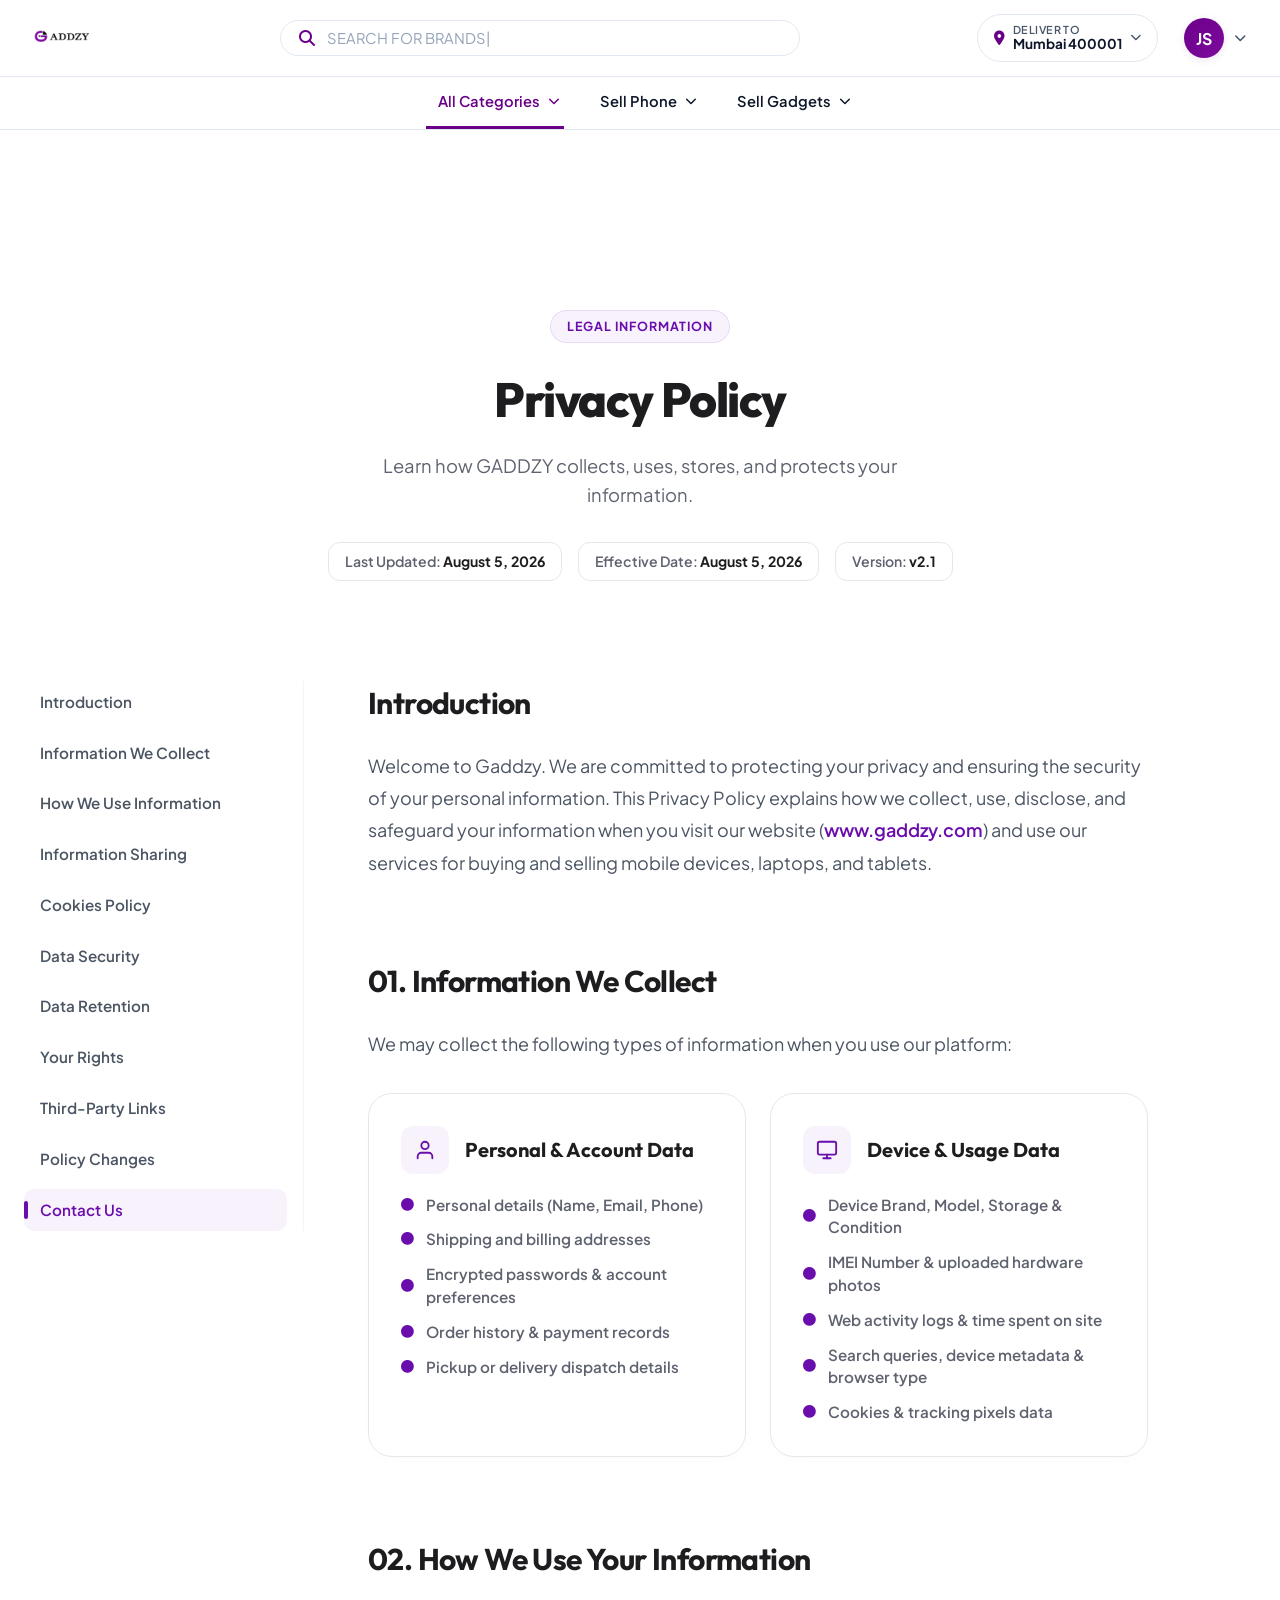
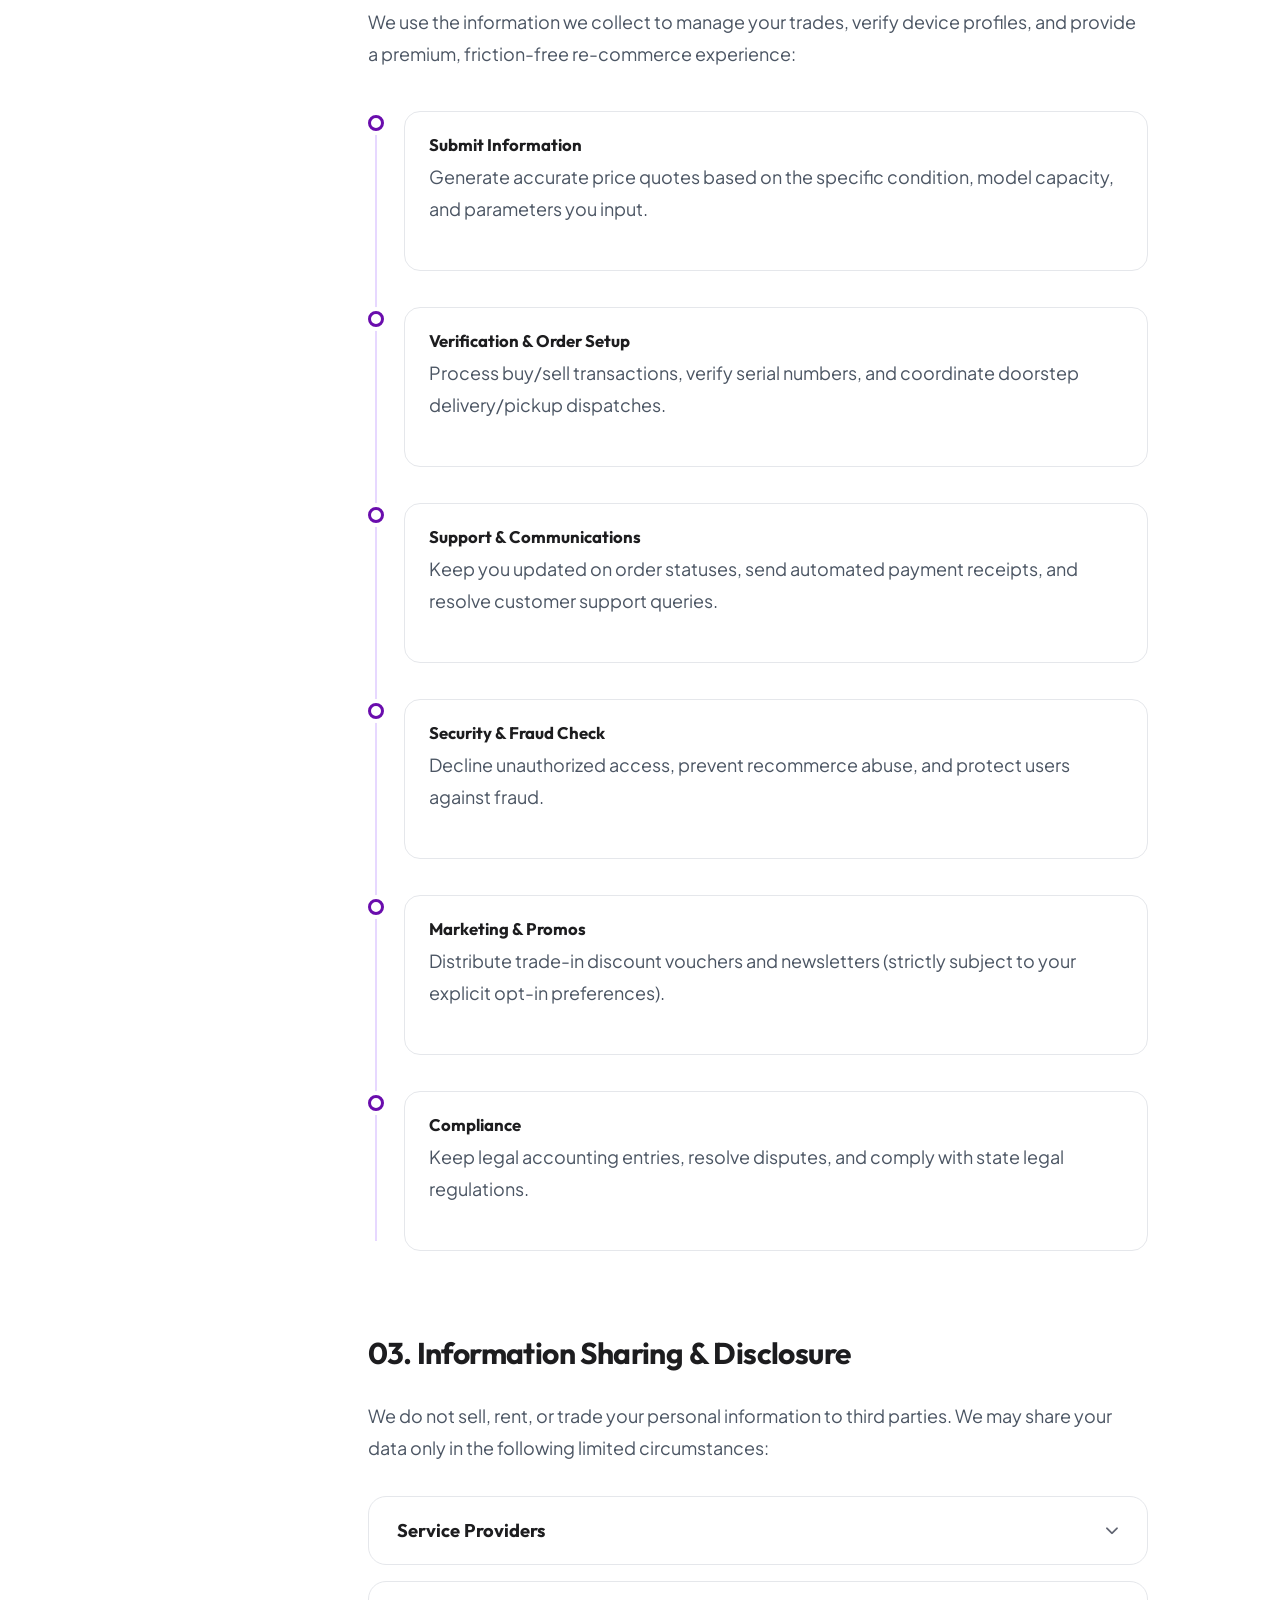
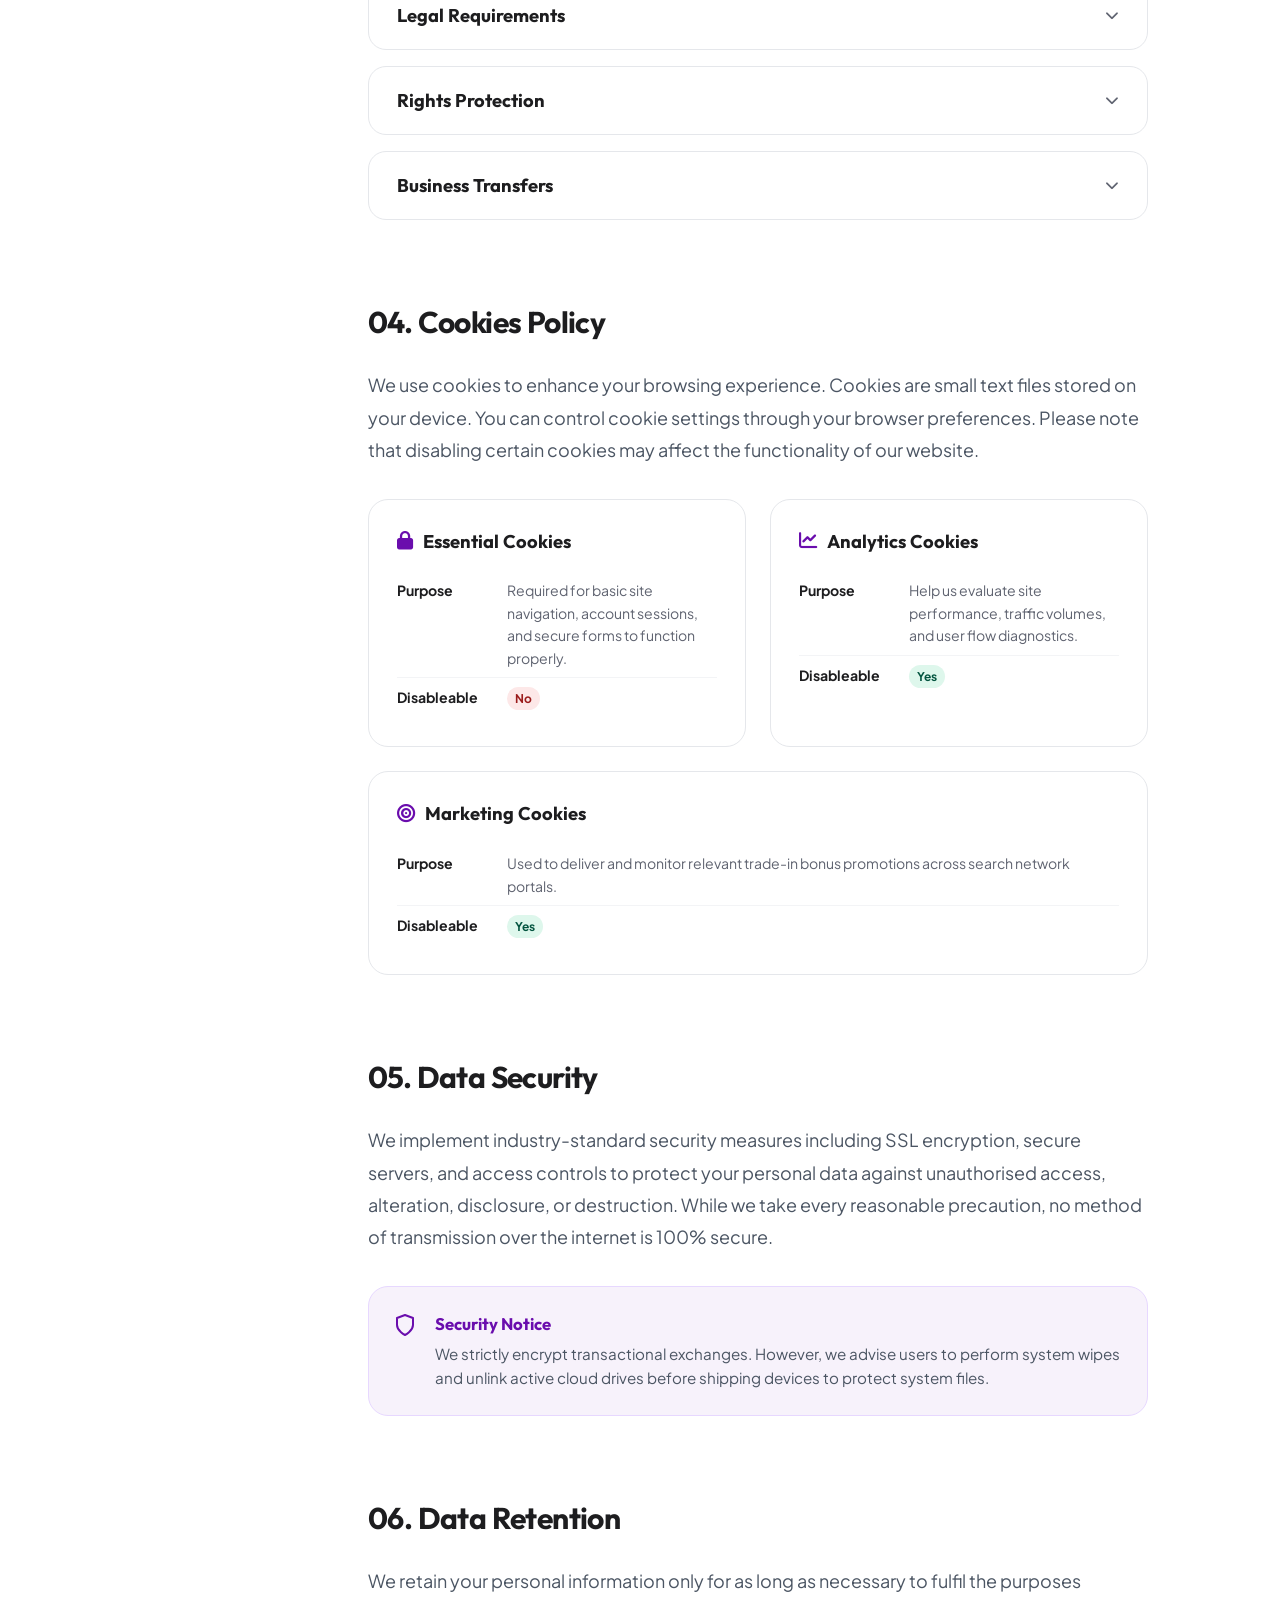
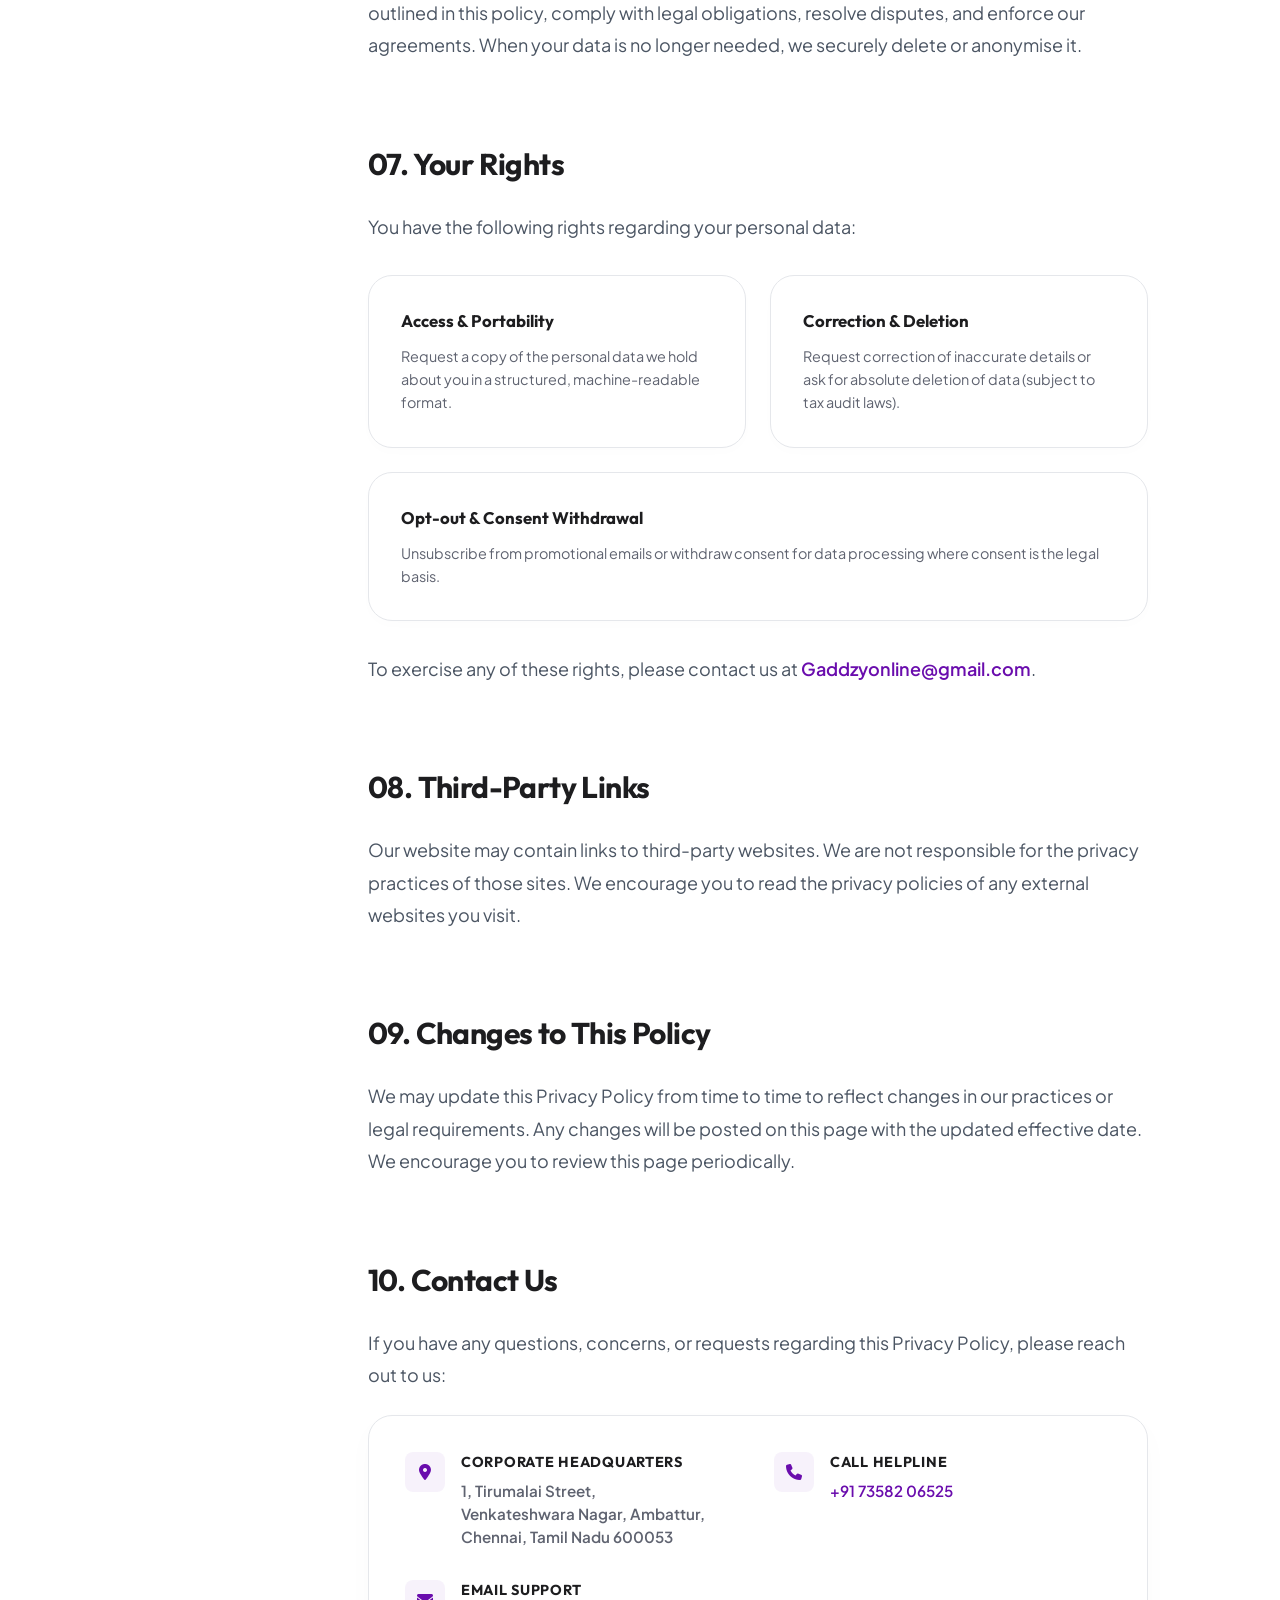
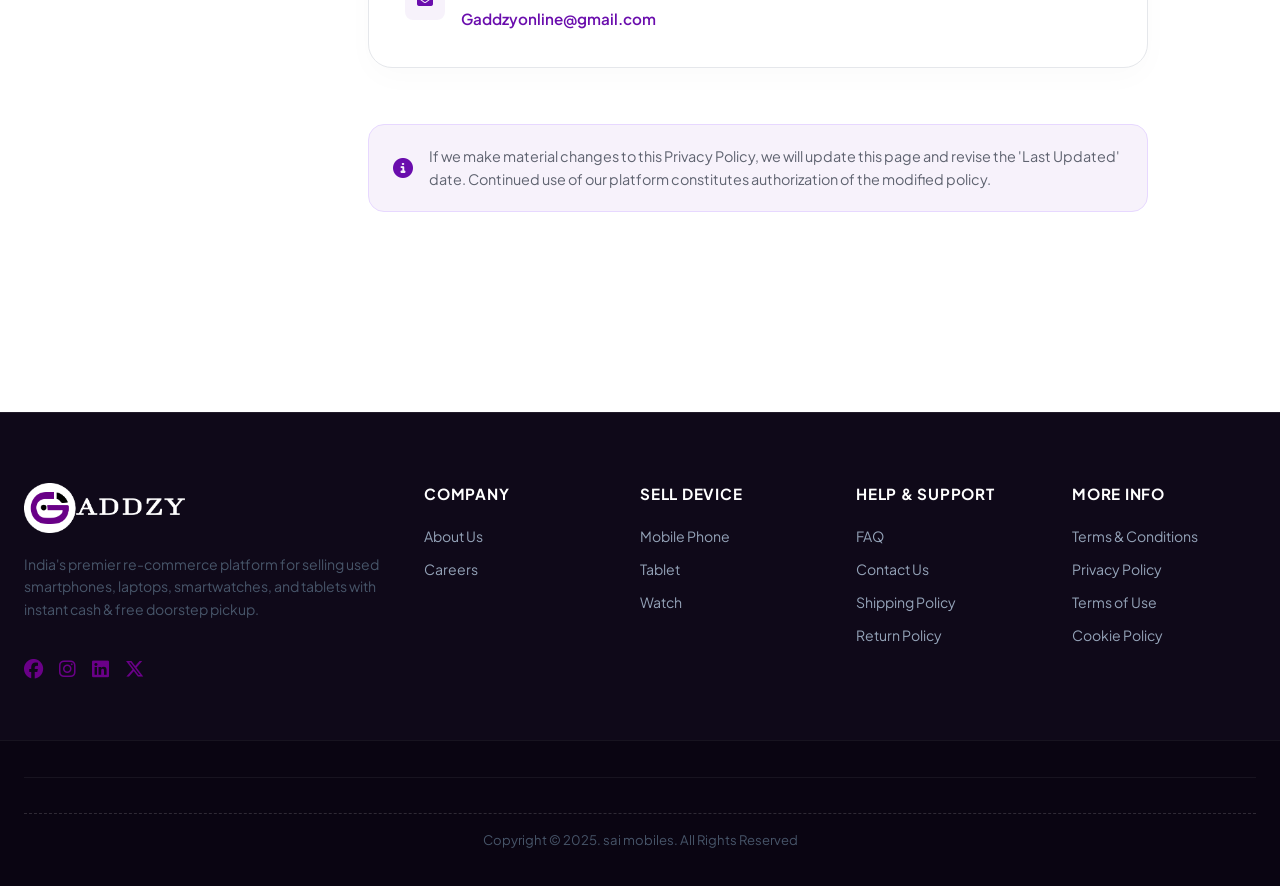
<file: privacy.html>
<!DOCTYPE html>
<html lang="en">

<head>
    <meta charset="UTF-8">
    <meta name="viewport" content="width=device-width, initial-scale=1.0">
    <title>Privacy Policy - GADDZY</title>
    <meta name="description" content="Read GADDZY's Privacy Policy to understand how we collect, use, disclose, and safeguard your personal information and device data.">

    <!-- Google Fonts -->
    <link rel="preconnect" href="https://fonts.googleapis.com">
    <link rel="preconnect" href="https://fonts.gstatic.com" crossorigin>
    <link href="https://fonts.googleapis.com/css2?family=Plus+Jakarta+Sans:wght@400;500;600;700;800&family=Outfit:wght@500;600;700;800;900&display=swap" rel="stylesheet">

    <!-- Favicon -->
    <link rel="icon" type="image/x-icon" href="static/images/Gaddzy-Assets/favicon.ico">

    <!-- Font Awesome Icons -->
    <link rel="stylesheet" href="https://cdnjs.cloudflare.com/ajax/libs/font-awesome/6.5.1/css/all.min.css">

    <!-- Main Styles & Custom Legal Page Styles -->
    <link rel="stylesheet" href="static/css/landing/landing.css">
    <link rel="stylesheet" href="static/css/legal.css">
</head>

<body>

    <!-- Global Header Layout Component -->
    <script src="static/js/global-header.js"></script>

    <!-- ==========================================================================
         2. PRIVACY CONTENT WRAPPER
         ========================================================================== -->
    <main class="privacy-page-container">
        <div class="container">

            <!-- Hero Section -->
            <section class="legal-hero">
                <span class="legal-badge">LEGAL INFORMATION</span>
                <h1 class="legal-hero-title">Privacy Policy</h1>
                <p class="legal-hero-subtitle">Learn how GADDZY collects, uses, stores, and protects your information.</p>
                
                <div class="legal-meta-chips">
                    <div class="meta-chip">Last Updated: <strong>August 5, 2026</strong></div>
                    <div class="meta-chip">Effective Date: <strong>August 5, 2026</strong></div>
                    <div class="meta-chip">Version: <strong>v2.1</strong></div>
                </div>
            </section>

            <!-- Two-Column Content Layout -->
            <div class="privacy-grid">

                <!-- Left Sidebar Navigation -->
                <aside class="privacy-sidebar">
                    <ul class="privacy-nav-list">
                        <li><a href="#introduction" class="privacy-nav-link active">Introduction</a></li>
                        <li><a href="#information-collect" class="privacy-nav-link">Information We Collect</a></li>
                        <li><a href="#how-use" class="privacy-nav-link">How We Use Information</a></li>
                        <li><a href="#data-sharing" class="privacy-nav-link">Information Sharing</a></li>
                        <li><a href="#cookies" class="privacy-nav-link">Cookies Policy</a></li>
                        <li><a href="#security" class="privacy-nav-link">Data Security</a></li>
                        <li><a href="#data-retention" class="privacy-nav-link">Data Retention</a></li>
                        <li><a href="#your-rights" class="privacy-nav-link">Your Rights</a></li>
                        <li><a href="#third-parties" class="privacy-nav-link">Third-Party Links</a></li>
                        <li><a href="#policy-changes" class="privacy-nav-link">Policy Changes</a></li>
                        <li><a href="#contact" class="privacy-nav-link">Contact Us</a></li>
                    </ul>
                </aside>

                <!-- Right Legal Sections Content -->
                <article class="privacy-content">

                    <!-- Section: Introduction -->
                    <section id="introduction" class="privacy-section">
                        <h2 class="privacy-section-title">Introduction</h2>
                        <p>Welcome to Gaddzy. We are committed to protecting your privacy and ensuring the security of your personal information. This Privacy Policy explains how we collect, use, disclose, and safeguard your information when you visit our website (<a href="http://www.gaddzy.com" target="_blank" style="color: var(--legal-accent); text-decoration: none; font-weight: 600;">www.gaddzy.com</a>) and use our services for buying and selling mobile devices, laptops, and tablets.</p>
                    </section>

                    <!-- Section: Information We Collect -->
                    <section id="information-collect" class="privacy-section">
                        <h2 class="privacy-section-title">01. Information We Collect</h2>
                        <p>We may collect the following types of information when you use our platform:</p>

                        <!-- Information Cards Grid -->
                        <div class="info-cards-grid">
                            <!-- Card 1: Personal & Account Information -->
                            <div class="info-card">
                                <div class="info-card-header">
                                    <div class="info-card-icon">
                                        <svg viewBox="0 0 24 24" fill="none" stroke="currentColor" stroke-width="2" stroke-linecap="round" stroke-linejoin="round">
                                            <path d="M20 21v-2a4 4 0 0 0-4-4H8a4 4 0 0 0-4 4v2"></path>
                                            <circle cx="12" cy="7" r="4"></circle>
                                        </svg>
                                    </div>
                                    <h4 class="info-card-title">Personal & Account Data</h4>
                                </div>
                                <ul class="info-list">
                                    <li class="info-list-item"><i class="fa-solid fa-circle"></i> Personal details (Name, Email, Phone)</li>
                                    <li class="info-list-item"><i class="fa-solid fa-circle"></i> Shipping and billing addresses</li>
                                    <li class="info-list-item"><i class="fa-solid fa-circle"></i> Encrypted passwords & account preferences</li>
                                    <li class="info-list-item"><i class="fa-solid fa-circle"></i> Order history & payment records</li>
                                    <li class="info-list-item"><i class="fa-solid fa-circle"></i> Pickup or delivery dispatch details</li>
                                </ul>
                            </div>

                            <!-- Card 2: Device & Usage Information -->
                            <div class="info-card">
                                <div class="info-card-header">
                                    <div class="info-card-icon">
                                        <svg viewBox="0 0 24 24" fill="none" stroke="currentColor" stroke-width="2" stroke-linecap="round" stroke-linejoin="round">
                                            <rect x="2" y="3" width="20" height="14" rx="2" ry="2"></rect>
                                            <line x1="8" y1="21" x2="16" y2="21"></line>
                                            <line x1="12" y1="17" x2="12" y2="21"></line>
                                        </svg>
                                    </div>
                                    <h4 class="info-card-title">Device & Usage Data</h4>
                                </div>
                                <ul class="info-list">
                                    <li class="info-list-item"><i class="fa-solid fa-circle"></i> Device Brand, Model, Storage & Condition</li>
                                    <li class="info-list-item"><i class="fa-solid fa-circle"></i> IMEI Number & uploaded hardware photos</li>
                                    <li class="info-list-item"><i class="fa-solid fa-circle"></i> Web activity logs & time spent on site</li>
                                    <li class="info-list-item"><i class="fa-solid fa-circle"></i> Search queries, device metadata & browser type</li>
                                    <li class="info-list-item"><i class="fa-solid fa-circle"></i> Cookies & tracking pixels data</li>
                                </ul>
                            </div>
                        </div>
                    </section>

                    <!-- Section: How We Use Your Information -->
                    <section id="how-use" class="privacy-section">
                        <h2 class="privacy-section-title">02. How We Use Your Information</h2>
                        <p>We use the information we collect to manage your trades, verify device profiles, and provide a premium, friction-free re-commerce experience:</p>

                        <!-- Timeline Component -->
                        <div class="timeline">
                            <!-- Node 1 -->
                            <div class="timeline-item">
                                <div class="timeline-dot"></div>
                                <div class="timeline-content">
                                    <h4 class="timeline-title">Submit Information</h4>
                                    <p class="timeline-desc">Generate accurate price quotes based on the specific condition, model capacity, and parameters you input.</p>
                                </div>
                            </div>
                            <!-- Node 2 -->
                            <div class="timeline-item">
                                <div class="timeline-dot"></div>
                                <div class="timeline-content">
                                    <h4 class="timeline-title">Verification & Order Setup</h4>
                                    <p class="timeline-desc">Process buy/sell transactions, verify serial numbers, and coordinate doorstep delivery/pickup dispatches.</p>
                                </div>
                            </div>
                            <!-- Node 3 -->
                            <div class="timeline-item">
                                <div class="timeline-dot"></div>
                                <div class="timeline-content">
                                    <h4 class="timeline-title">Support & Communications</h4>
                                    <p class="timeline-desc">Keep you updated on order statuses, send automated payment receipts, and resolve customer support queries.</p>
                                </div>
                            </div>
                            <!-- Node 4 -->
                            <div class="timeline-item">
                                <div class="timeline-dot"></div>
                                <div class="timeline-content">
                                    <h4 class="timeline-title">Security & Fraud Check</h4>
                                    <p class="timeline-desc">Decline unauthorized access, prevent recommerce abuse, and protect users against fraud.</p>
                                </div>
                            </div>
                            <!-- Node 5 -->
                            <div class="timeline-item">
                                <div class="timeline-dot"></div>
                                <div class="timeline-content">
                                    <h4 class="timeline-title">Marketing & Promos</h4>
                                    <p class="timeline-desc">Distribute trade-in discount vouchers and newsletters (strictly subject to your explicit opt-in preferences).</p>
                                </div>
                            </div>
                            <!-- Node 6 -->
                            <div class="timeline-item">
                                <div class="timeline-dot"></div>
                                <div class="timeline-content">
                                    <h4 class="timeline-title">Compliance</h4>
                                    <p class="timeline-desc">Keep legal accounting entries, resolve disputes, and comply with state legal regulations.</p>
                                </div>
                            </div>
                        </div>
                    </section>

                    <!-- Section: Information Sharing & Disclosure -->
                    <section id="data-sharing" class="privacy-section">
                        <h2 class="privacy-section-title">03. Information Sharing & Disclosure</h2>
                        <p>We do not sell, rent, or trade your personal information to third parties. We may share your data only in the following limited circumstances:</p>

                        <!-- Accordion Group -->
                        <div class="accordion-group">
                            <div class="accordion-item">
                                <button class="accordion-header">
                                    <span>Service Providers</span>
                                    <i class="fa-solid fa-chevron-down accordion-chevron"></i>
                                </button>
                                <div class="accordion-content">
                                    <div class="accordion-body">
                                        We share relevant details with trusted operational partners (payment gateways, logistics providers, cloud server networks) who help us operate our platform under strict data protection agreements.
                                    </div>
                                </div>
                            </div>

                            <div class="accordion-item">
                                <button class="accordion-header">
                                    <span>Legal Requirements</span>
                                    <i class="fa-solid fa-chevron-down accordion-chevron"></i>
                                </button>
                                <div class="accordion-content">
                                    <div class="accordion-body">
                                        We may disclose information if required by law, court order, search warrant, or government authority to comply with legal compliance duties.
                                    </div>
                                </div>
                            </div>

                            <div class="accordion-item">
                                <button class="accordion-header">
                                    <span>Rights Protection</span>
                                    <i class="fa-solid fa-chevron-down accordion-chevron"></i>
                                </button>
                                <div class="accordion-content">
                                    <div class="accordion-body">
                                        We reserve the right to share information to protect the rights, property, safety, or assets of Gaddzy, our users, our staff, or the public.
                                    </div>
                                </div>
                            </div>

                            <div class="accordion-item">
                                <button class="accordion-header">
                                    <span>Business Transfers</span>
                                    <i class="fa-solid fa-chevron-down accordion-chevron"></i>
                                </button>
                                <div class="accordion-content">
                                    <div class="accordion-body">
                                        In the event of an organizational merger, acquisition, restructuring, or sale of corporate assets, customer data may be transferred to the acquiring legal entity.
                                    </div>
                                </div>
                            </div>
                        </div>
                    </section>

                    <!-- Section: Cookies Policy -->
                    <section id="cookies" class="privacy-section">
                        <h2 class="privacy-section-title">04. Cookies Policy</h2>
                        <p>We use cookies to enhance your browsing experience. Cookies are small text files stored on your device. You can control cookie settings through your browser preferences. Please note that disabling certain cookies may affect the functionality of our website.</p>

                        <!-- Cookie Card Grid -->
                        <div class="cookie-card-grid">
                            <div class="cookie-card">
                                <h4 class="cookie-card-title"><i class="fa-solid fa-lock"></i> Essential Cookies</h4>
                                <table class="cookie-detail-table">
                                    <tr>
                                        <td class="cookie-detail-label">Purpose</td>
                                        <td class="cookie-detail-value">Required for basic site navigation, account sessions, and secure forms to function properly.</td>
                                    </tr>
                                    <tr>
                                        <td class="cookie-detail-label">Disableable</td>
                                        <td class="cookie-detail-value"><span class="disable-badge no">No</span></td>
                                    </tr>
                                </table>
                            </div>

                            <div class="cookie-card">
                                <h4 class="cookie-card-title"><i class="fa-solid fa-chart-line"></i> Analytics Cookies</h4>
                                <table class="cookie-detail-table">
                                    <tr>
                                        <td class="cookie-detail-label">Purpose</td>
                                        <td class="cookie-detail-value">Help us evaluate site performance, traffic volumes, and user flow diagnostics.</td>
                                    </tr>
                                    <tr>
                                        <td class="cookie-detail-label">Disableable</td>
                                        <td class="cookie-detail-value"><span class="disable-badge yes">Yes</span></td>
                                    </tr>
                                </table>
                            </div>

                            <div class="cookie-card" style="grid-column: span 2;">
                                <h4 class="cookie-card-title"><i class="fa-solid fa-bullseye"></i> Marketing Cookies</h4>
                                <table class="cookie-detail-table">
                                    <tr>
                                        <td class="cookie-detail-label">Purpose</td>
                                        <td class="cookie-detail-value">Used to deliver and monitor relevant trade-in bonus promotions across search network portals.</td>
                                    </tr>
                                    <tr>
                                        <td class="cookie-detail-label">Disableable</td>
                                        <td class="cookie-detail-value"><span class="disable-badge yes">Yes</span></td>
                                    </tr>
                                </table>
                            </div>
                        </div>
                    </section>

                    <!-- Section: Data Security -->
                    <section id="security" class="privacy-section">
                        <h2 class="privacy-section-title">05. Data Security</h2>
                        <p>We implement industry-standard security measures including SSL encryption, secure servers, and access controls to protect your personal data against unauthorised access, alteration, disclosure, or destruction. While we take every reasonable precaution, no method of transmission over the internet is 100% secure.</p>
                        
                        <!-- Callout Box -->
                        <div class="legal-callout">
                            <div class="callout-icon">
                                <svg viewBox="0 0 24 24" fill="none" stroke="currentColor" stroke-width="2" stroke-linecap="round" stroke-linejoin="round">
                                    <path d="M12 22s8-4 8-10V5l-8-3-8 3v7c0 6 8 10 8 10z"></path>
                                </svg>
                            </div>
                            <div class="callout-content">
                                <h5 class="callout-title">Security Notice</h5>
                                <p class="callout-text">We strictly encrypt transactional exchanges. However, we advise users to perform system wipes and unlink active cloud drives before shipping devices to protect system files.</p>
                            </div>
                        </div>
                    </section>

                    <!-- Section: Data Retention -->
                    <section id="data-retention" class="privacy-section">
                        <h2 class="privacy-section-title">06. Data Retention</h2>
                        <p>We retain your personal information only for as long as necessary to fulfil the purposes outlined in this policy, comply with legal obligations, resolve disputes, and enforce our agreements. When your data is no longer needed, we securely delete or anonymise it.</p>
                    </section>

                    <!-- Section: Your Rights -->
                    <section id="your-rights" class="privacy-section">
                        <h2 class="privacy-section-title">07. Your Rights</h2>
                        <p>You have the following rights regarding your personal data:</p>

                        <div class="info-cards-grid">
                            <div class="info-card">
                                <h4 class="info-card-title" style="font-size: 1.05rem; margin-bottom: 12px;">Access & Portability</h4>
                                <p style="font-size: 0.9rem; line-height: 1.6; color: var(--legal-text-muted); margin: 0;">Request a copy of the personal data we hold about you in a structured, machine-readable format.</p>
                            </div>
                            <div class="info-card">
                                <h4 class="info-card-title" style="font-size: 1.05rem; margin-bottom: 12px;">Correction & Deletion</h4>
                                <p style="font-size: 0.9rem; line-height: 1.6; color: var(--legal-text-muted); margin: 0;">Request correction of inaccurate details or ask for absolute deletion of data (subject to tax audit laws).</p>
                            </div>
                            <div class="info-card" style="grid-column: span 2;">
                                <h4 class="info-card-title" style="font-size: 1.05rem; margin-bottom: 12px;">Opt-out & Consent Withdrawal</h4>
                                <p style="font-size: 0.9rem; line-height: 1.6; color: var(--legal-text-muted); margin: 0;">Unsubscribe from promotional emails or withdraw consent for data processing where consent is the legal basis.</p>
                            </div>
                        </div>

                        <p>To exercise any of these rights, please contact us at <a href="mailto:Gaddzyonline@gmail.com" style="color: var(--legal-accent); text-decoration: none; font-weight: 600;">Gaddzyonline@gmail.com</a>.</p>
                    </section>

                    <!-- Section: Third-Party Links -->
                    <section id="third-parties" class="privacy-section">
                        <h2 class="privacy-section-title">08. Third-Party Links</h2>
                        <p>Our website may contain links to third-party websites. We are not responsible for the privacy practices of those sites. We encourage you to read the privacy policies of any external websites you visit.</p>
                    </section>

                    <!-- Section: Changes to This Policy -->
                    <section id="policy-changes" class="privacy-section">
                        <h2 class="privacy-section-title">09. Changes to This Policy</h2>
                        <p>We may update this Privacy Policy from time to time to reflect changes in our practices or legal requirements. Any changes will be posted on this page with the updated effective date. We encourage you to review this page periodically.</p>
                    </section>

                    <!-- Section: Contact Us -->
                    <section id="contact" class="privacy-section">
                        <h2 class="privacy-section-title">10. Contact Us</h2>
                        <p>If you have any questions, concerns, or requests regarding this Privacy Policy, please reach out to us:</p>

                        <!-- Contact Support Card -->
                        <div class="legal-contact-card">
                            <div class="contact-card-grid">
                                <!-- Block 1: Address -->
                                <div class="contact-block">
                                    <div class="contact-icon"><i class="fa-solid fa-location-dot"></i></div>
                                    <div>
                                        <h5 class="contact-info-title">Corporate Headquarters</h5>
                                        <div class="contact-info-value">
                                            1, Tirumalai Street,<br>
                                            Venkateshwara Nagar, Ambattur,<br>
                                            Chennai, Tamil Nadu 600053
                                        </div>
                                    </div>
                                </div>
                                <!-- Block 2: Phone -->
                                <div class="contact-block">
                                    <div class="contact-icon"><i class="fa-solid fa-phone"></i></div>
                                    <div>
                                        <h5 class="contact-info-title">Call Helpline</h5>
                                        <div class="contact-info-value"><a href="tel:+917358206525">+91 73582 06525</a></div>
                                    </div>
                                </div>
                                <!-- Block 3: Email -->
                                <div class="contact-block" style="grid-column: span 2;">
                                    <div class="contact-icon"><i class="fa-solid fa-envelope"></i></div>
                                    <div>
                                        <h5 class="contact-info-title">Email Support</h5>
                                        <div class="contact-info-value"><a href="mailto:Gaddzyonline@gmail.com">Gaddzyonline@gmail.com</a></div>
                                    </div>
                                </div>
                            </div>
                        </div>

                        <!-- Bottom Notice Notice Bar -->
                        <div class="privacy-bottom-notice">
                            <i class="fa-solid fa-circle-info"></i>
                            <p>If we make material changes to this Privacy Policy, we will update this page and revise the 'Last Updated' date. Continued use of our platform constitutes authorization of the modified policy.</p>
                        </div>
                    </section>

                </article>

            </div>

        </div>
    </main>

    <footer class="main-footer">
        <div class="container">
            <div class="footer-grid">
                
                <!-- Column 1: Brand Info -->
                <div class="footer-col-logo">
                    <div class="footer-logo">
                        <img src="static/images/Gaddzy-Assets/logo.png" alt="GADDZY Logo" class="footer-logo-img">
                    </div>
                    <p style="font-size: 0.88rem; color: var(--text-muted); line-height: 1.6; margin-bottom: 20px;">
                        India's premier re-commerce platform for selling used smartphones, laptops, smartwatches, and
                        tablets with instant cash & free doorstep pickup.
                    </p>
                    <div style="display: flex; gap: 16px; font-size: 1.2rem; color: var(--primary);">
                        <i class="fa-brands fa-facebook"></i>
                        <i class="fa-brands fa-instagram"></i>
                        <i class="fa-brands fa-linkedin"></i>
                        <i class="fa-brands fa-x-twitter"></i>
                    </div>
                </div>

                <!-- Column 2: Company -->
                <div>
                    <h5 class="footer-col-title">Company</h5>
                    <div class="footer-links">
                        <a href="index.html#about">About Us</a>
                        <a href="index.html#careers">Careers</a>
                    </div>
                </div>

                <!-- Column 3: Sell Device -->
                <div>
                    <h5 class="footer-col-title">Sell Device</h5>
                    <div class="footer-links">
                        <a href="index.html#brands">Mobile Phone</a>
                        <a href="index.html#gadgets">Tablet</a>
                        <a href="index.html#gadgets">Watch</a>
                    </div>
                </div>

                <!-- Column 4: Help & Support -->
                <div>
                    <h5 class="footer-col-title">Help & Support</h5>
                    <div class="footer-links">
                        <a href="index.html#faq">FAQ</a>
                        <a href="index.html#contact">Contact Us</a>
                        <a href="shipping.html">Shipping Policy</a>
                        <a href="returns.html">Return Policy</a>
                    </div>
                </div>

                <!-- Column 5: More Information -->
                <div>
                    <h5 class="footer-col-title">More Info</h5>
                    <div class="footer-links">
                        <a href="terms.html">Terms & Conditions</a>
                        <a href="privacy.html">Privacy Policy</a>
                        <a href="index.html#use">Terms of Use</a>
                        <a href="index.html#cookie">Cookie Policy</a>
                    </div>
                </div>

            </div>
        </div>

        <!-- ==========================================================================
             COMPANY INFORMATION SECTION
             ========================================================================== -->
        <div class="company-info-bar">
            <div class="container">
                <div class="disclaimer-text">
                    <div style="text-align: center; font-size: 0.82rem; color: var(--text-muted); margin-top: 15px; border-top: 1.5px dashed rgba(255,255,255,0.15); padding-top: 15px;">
                        Copyright &copy; 2025. sai mobiles. All Rights Reserved
                    </div>
                </div>
            </div>
        </div>
    </footer>

    <!-- ==========================================================================
         MODALS (Pincode Modal)
         ========================================================================== -->
    <div class="modal-overlay" id="pincode-modal">
        <div class="modal-card">
            <div class="modal-close-btn" onclick="closePincodeModal()"><i class="fa-solid fa-xmark"></i></div>
            <h3 class="modal-title"><i class="fa-solid fa-location-dot" style="color: var(--primary);"></i> Enter Pincode</h3>
            <p style="font-size: 0.88rem; color: var(--text-muted);">Enter your 6-digit postal pincode to check instant doorstep pickup availability.</p>
            <div class="pincode-input-group">
                <input type="text" id="pincode-field" maxlength="6" placeholder="400001" value="400001">
                <button class="btn btn-primary" onclick="savePincode()">Check</button>
            </div>
            <p style="font-size: 0.78rem; color: var(--accent-green); font-weight: 600;">
                <i class="fa-solid fa-circle-check"></i> Free doorstep pickup available in your city!
            </p>
        </div>
    </div>

    <!-- Global Footer Layout Component -->
    <script src="static/js/global-footer.js"></script>

    <!-- Script assets -->
    <script src="static/js/landing/landing.js"></script>
    <script src="static/js/legal.js"></script>
</body>

</html>
</file>
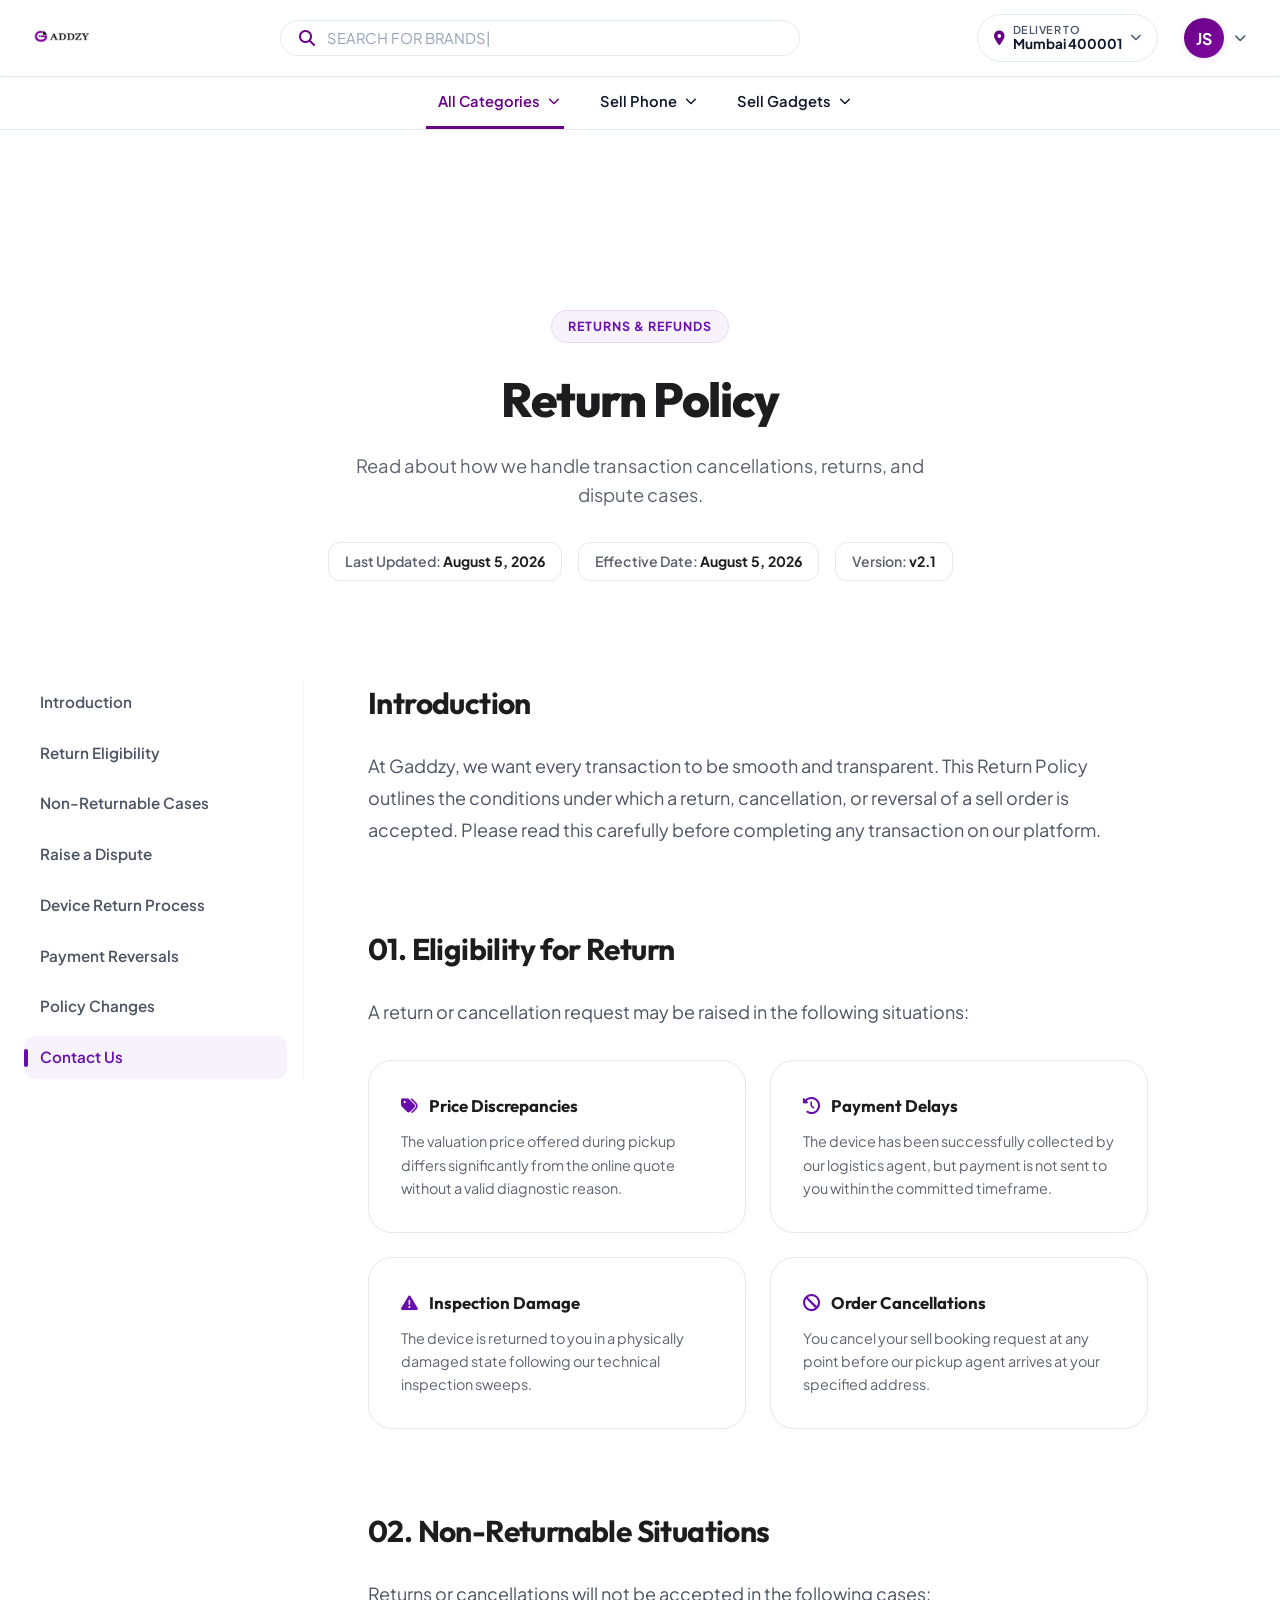
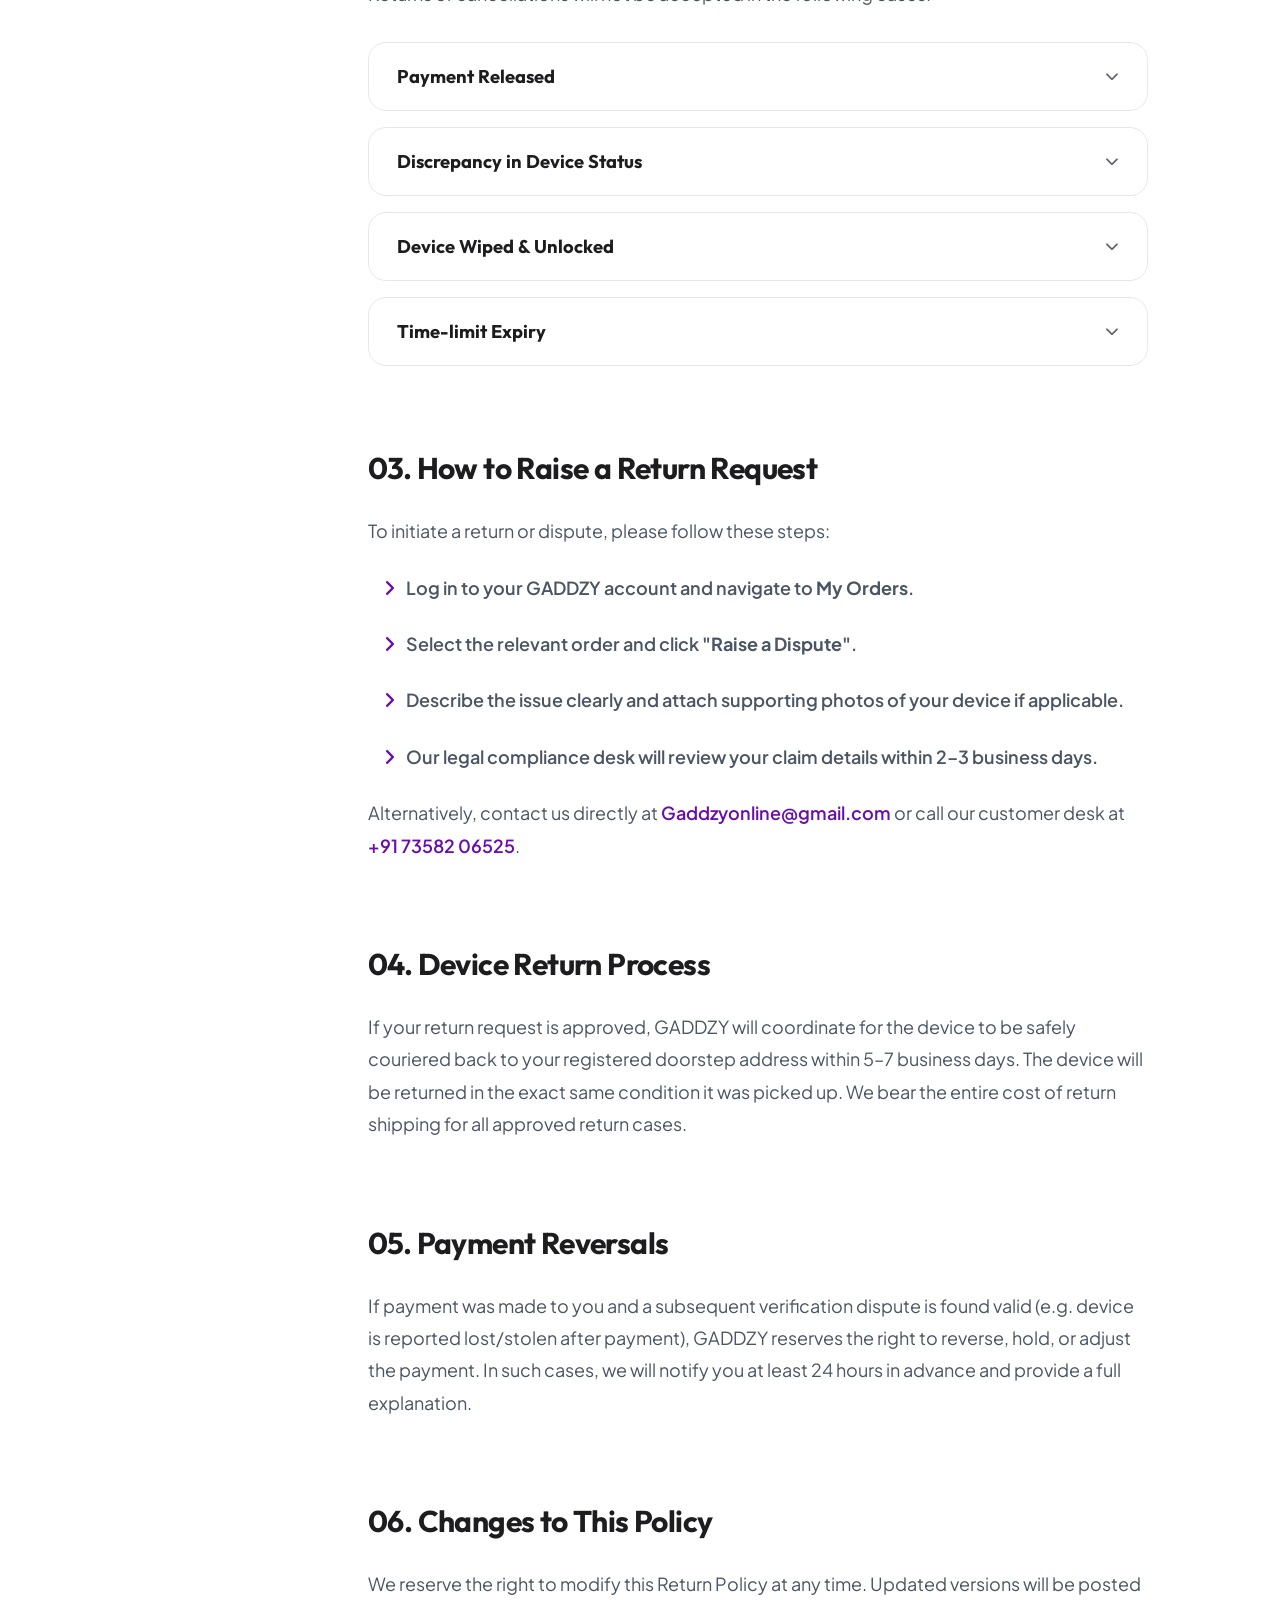
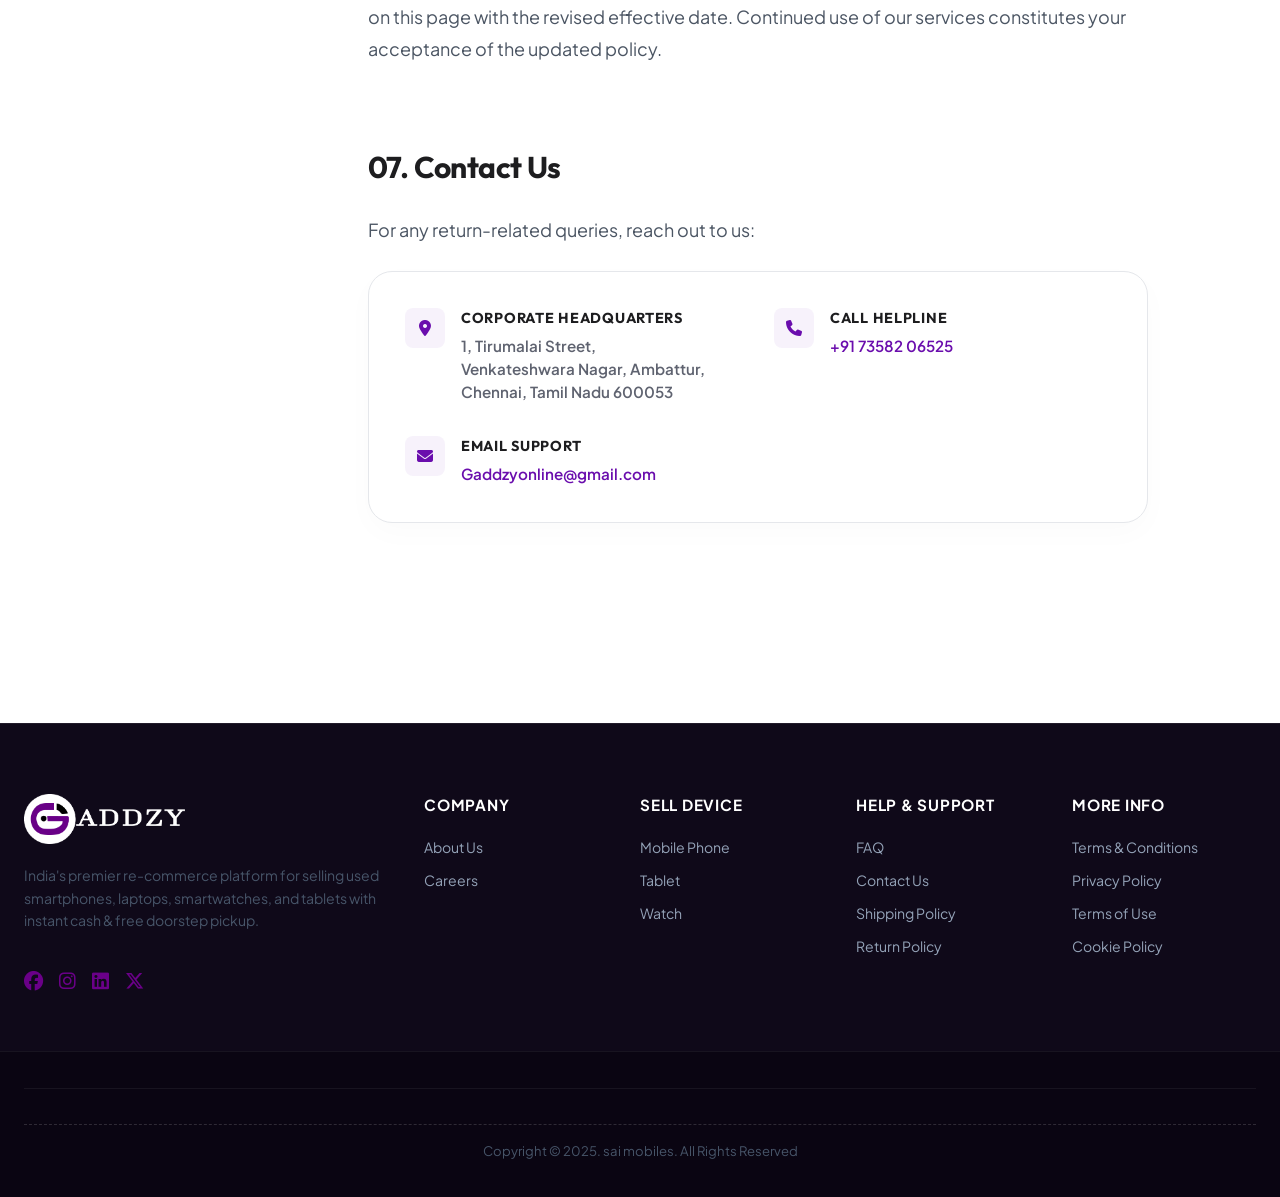
<file: returns.html>
<!DOCTYPE html>
<html lang="en">

<head>
    <meta charset="UTF-8">
    <meta name="viewport" content="width=device-width, initial-scale=1.0">
    <title>Return Policy - GADDZY</title>
    <meta name="description" content="Read GADDZY's Return Policy to understand cancellation procedures, dispute filings, and payment adjustments.">

    <!-- Google Fonts -->
    <link rel="preconnect" href="https://fonts.googleapis.com">
    <link rel="preconnect" href="https://fonts.gstatic.com" crossorigin>
    <link href="https://fonts.googleapis.com/css2?family=Plus+Jakarta+Sans:wght@400;500;600;700;800&family=Outfit:wght@500;600;700;800;900&display=swap" rel="stylesheet">

    <!-- Favicon -->
    <link rel="icon" type="image/x-icon" href="static/images/Gaddzy-Assets/favicon.ico">

    <!-- Font Awesome Icons -->
    <link rel="stylesheet" href="https://cdnjs.cloudflare.com/ajax/libs/font-awesome/6.5.1/css/all.min.css">

    <!-- Main Styles & Custom Legal Page Styles -->
    <link rel="stylesheet" href="static/css/landing/landing.css">
    <link rel="stylesheet" href="static/css/legal.css">
</head>

<body>

    <!-- Global Header Layout Component -->
    <script src="static/js/global-header.js"></script>

    <!-- ==========================================================================
         2. RETURNS CONTENT WRAPPER
         ========================================================================== -->
    <main class="privacy-page-container">
        <div class="container">

            <!-- Hero Section -->
            <section class="legal-hero">
                <span class="legal-badge">RETURNS & REFUNDS</span>
                <h1 class="legal-hero-title">Return Policy</h1>
                <p class="legal-hero-subtitle">Read about how we handle transaction cancellations, returns, and dispute cases.</p>
                
                <div class="legal-meta-chips">
                    <div class="meta-chip">Last Updated: <strong>August 5, 2026</strong></div>
                    <div class="meta-chip">Effective Date: <strong>August 5, 2026</strong></div>
                    <div class="meta-chip">Version: <strong>v2.1</strong></div>
                </div>
            </section>

            <!-- Two-Column Content Layout -->
            <div class="privacy-grid">

                <!-- Left Sidebar Navigation -->
                <aside class="privacy-sidebar">
                    <ul class="privacy-nav-list">
                        <li><a href="#introduction" class="privacy-nav-link active">Introduction</a></li>
                        <li><a href="#eligibility" class="privacy-nav-link">Return Eligibility</a></li>
                        <li><a href="#non-returnable" class="privacy-nav-link">Non-Returnable Cases</a></li>
                        <li><a href="#raise-dispute" class="privacy-nav-link">Raise a Dispute</a></li>
                        <li><a href="#return-process" class="privacy-nav-link">Device Return Process</a></li>
                        <li><a href="#reversals" class="privacy-nav-link">Payment Reversals</a></li>
                        <li><a href="#policy-changes" class="privacy-nav-link">Policy Changes</a></li>
                        <li><a href="#contact" class="privacy-nav-link">Contact Us</a></li>
                    </ul>
                </aside>

                <!-- Right Legal Sections Content -->
                <article class="privacy-content">

                    <!-- Section: Introduction -->
                    <section id="introduction" class="privacy-section">
                        <h2 class="privacy-section-title">Introduction</h2>
                        <p>At Gaddzy, we want every transaction to be smooth and transparent. This Return Policy outlines the conditions under which a return, cancellation, or reversal of a sell order is accepted. Please read this carefully before completing any transaction on our platform.</p>
                    </section>

                    <!-- Section: Return Eligibility -->
                    <section id="eligibility" class="privacy-section">
                        <h2 class="privacy-section-title">01. Eligibility for Return</h2>
                        <p>A return or cancellation request may be raised in the following situations:</p>

                        <div class="info-cards-grid">
                            <div class="info-card">
                                <h4 class="info-card-title" style="font-size: 1.05rem; margin-bottom: 12px;"><i class="fa-solid fa-tags" style="color:var(--legal-accent); margin-right:8px;"></i> Price Discrepancies</h4>
                                <p style="font-size: 0.9rem; line-height: 1.6; color: var(--legal-text-muted); margin: 0;">The valuation price offered during pickup differs significantly from the online quote without a valid diagnostic reason.</p>
                            </div>
                            <div class="info-card">
                                <h4 class="info-card-title" style="font-size: 1.05rem; margin-bottom: 12px;"><i class="fa-solid fa-clock-rotate-left" style="color:var(--legal-accent); margin-right:8px;"></i> Payment Delays</h4>
                                <p style="font-size: 0.9rem; line-height: 1.6; color: var(--legal-text-muted); margin: 0;">The device has been successfully collected by our logistics agent, but payment is not sent to you within the committed timeframe.</p>
                            </div>
                            <div class="info-card">
                                <h4 class="info-card-title" style="font-size: 1.05rem; margin-bottom: 12px;"><i class="fa-solid fa-triangle-exclamation" style="color:var(--legal-accent); margin-right:8px;"></i> Inspection Damage</h4>
                                <p style="font-size: 0.9rem; line-height: 1.6; color: var(--legal-text-muted); margin: 0;">The device is returned to you in a physically damaged state following our technical inspection sweeps.</p>
                            </div>
                            <div class="info-card">
                                <h4 class="info-card-title" style="font-size: 1.05rem; margin-bottom: 12px;"><i class="fa-solid fa-ban" style="color:var(--legal-accent); margin-right:8px;"></i> Order Cancellations</h4>
                                <p style="font-size: 0.9rem; line-height: 1.6; color: var(--legal-text-muted); margin: 0;">You cancel your sell booking request at any point before our pickup agent arrives at your specified address.</p>
                            </div>
                        </div>
                    </section>

                    <!-- Section: Non-Returnable Situations -->
                    <section id="non-returnable" class="privacy-section">
                        <h2 class="privacy-section-title">02. Non-Returnable Situations</h2>
                        <p>Returns or cancellations will not be accepted in the following cases:</p>

                        <!-- Accordion Group -->
                        <div class="accordion-group">
                            <div class="accordion-item">
                                <button class="accordion-header">
                                    <span>Payment Released</span>
                                    <i class="fa-solid fa-chevron-down accordion-chevron"></i>
                                </button>
                                <div class="accordion-content">
                                    <div class="accordion-body">
                                        The device has already been formally processed at our warehouse and payment has been successfully dispatched to your bank account or UPI handle.
                                    </div>
                                </div>
                            </div>

                            <div class="accordion-item">
                                <button class="accordion-header">
                                    <span>Discrepancy in Device Status</span>
                                    <i class="fa-solid fa-chevron-down accordion-chevron"></i>
                                </button>
                                <div class="accordion-content">
                                    <div class="accordion-body">
                                        The final physical assessment reveals that the actual device condition, lock profiles, or storage specifications differ from the details you submitted online.
                                    </div>
                                </div>
                            </div>

                            <div class="accordion-item">
                                <button class="accordion-header">
                                    <span>Device Wiped & Unlocked</span>
                                    <i class="fa-solid fa-chevron-down accordion-chevron"></i>
                                </button>
                                <div class="accordion-content">
                                    <div class="accordion-body">
                                        The device has been successfully unlocked and all personal user configurations have been swept clean as part of our secure data recycling protocol.
                                    </div>
                                </div>
                            </div>

                            <div class="accordion-item">
                                <button class="accordion-header">
                                    <span>Time-limit Expiry</span>
                                    <i class="fa-solid fa-chevron-down accordion-chevron"></i>
                                </button>
                                <div class="accordion-content">
                                    <div class="accordion-body">
                                        The cancellation request is raised more than 48 hours after the physical doorstep pickup was completed.
                                    </div>
                                </div>
                            </div>
                        </div>
                    </section>

                    <!-- Section: How to Raise a Return Request -->
                    <section id="raise-dispute" class="privacy-section">
                        <h2 class="privacy-section-title">03. How to Raise a Return Request</h2>
                        <p>To initiate a return or dispute, please follow these steps:</p>
                        
                        <p style="font-weight: 600; margin-left: 16px;"><i class="fa-solid fa-angle-right" style="color:var(--legal-accent); margin-right:8px;"></i> Log in to your GADDZY account and navigate to <strong>My Orders</strong>.</p>
                        <p style="font-weight: 600; margin-left: 16px;"><i class="fa-solid fa-angle-right" style="color:var(--legal-accent); margin-right:8px;"></i> Select the relevant order and click <strong>"Raise a Dispute"</strong>.</p>
                        <p style="font-weight: 600; margin-left: 16px;"><i class="fa-solid fa-angle-right" style="color:var(--legal-accent); margin-right:8px;"></i> Describe the issue clearly and attach supporting photos of your device if applicable.</p>
                        <p style="font-weight: 600; margin-left: 16px;"><i class="fa-solid fa-angle-right" style="color:var(--legal-accent); margin-right:8px;"></i> Our legal compliance desk will review your claim details within 2–3 business days.</p>
                        
                        <p>Alternatively, contact us directly at <a href="mailto:Gaddzyonline@gmail.com" style="color: var(--legal-accent); text-decoration: none; font-weight: 600;">Gaddzyonline@gmail.com</a> or call our customer desk at <a href="tel:+917358206525" style="color: var(--legal-accent); text-decoration: none; font-weight: 600;">+91 73582 06525</a>.</p>
                    </section>

                    <!-- Section: Device Return Process -->
                    <section id="return-process" class="privacy-section">
                        <h2 class="privacy-section-title">04. Device Return Process</h2>
                        <p>If your return request is approved, GADDZY will coordinate for the device to be safely couriered back to your registered doorstep address within 5–7 business days. The device will be returned in the exact same condition it was picked up. We bear the entire cost of return shipping for all approved return cases.</p>
                    </section>

                    <!-- Section: Payment Reversals -->
                    <section id="reversals" class="privacy-section">
                        <h2 class="privacy-section-title">05. Payment Reversals</h2>
                        <p>If payment was made to you and a subsequent verification dispute is found valid (e.g. device is reported lost/stolen after payment), GADDZY reserves the right to reverse, hold, or adjust the payment. In such cases, we will notify you at least 24 hours in advance and provide a full explanation.</p>
                    </section>

                    <!-- Section: Changes to This Policy -->
                    <section id="policy-changes" class="privacy-section">
                        <h2 class="privacy-section-title">06. Changes to This Policy</h2>
                        <p>We reserve the right to modify this Return Policy at any time. Updated versions will be posted on this page with the revised effective date. Continued use of our services constitutes your acceptance of the updated policy.</p>
                    </section>

                    <!-- Section: Contact Us -->
                    <section id="contact" class="privacy-section">
                        <h2 class="privacy-section-title">07. Contact Us</h2>
                        <p>For any return-related queries, reach out to us:</p>

                        <!-- Contact Support Card -->
                        <div class="legal-contact-card">
                            <div class="contact-card-grid">
                                <!-- Block 1: Address -->
                                <div class="contact-block">
                                    <div class="contact-icon"><i class="fa-solid fa-location-dot"></i></div>
                                    <div>
                                        <h5 class="contact-info-title">Corporate Headquarters</h5>
                                        <div class="contact-info-value">
                                            1, Tirumalai Street,<br>
                                            Venkateshwara Nagar, Ambattur,<br>
                                            Chennai, Tamil Nadu 600053
                                        </div>
                                    </div>
                                </div>
                                <!-- Block 2: Phone -->
                                <div class="contact-block">
                                    <div class="contact-icon"><i class="fa-solid clicking fa-phone"></i></div>
                                    <div>
                                        <h5 class="contact-info-title">Call Helpline</h5>
                                        <div class="contact-info-value"><a href="tel:+917358206525">+91 73582 06525</a></div>
                                    </div>
                                </div>
                                <!-- Block 3: Email -->
                                <div class="contact-block" style="grid-column: span 2;">
                                    <div class="contact-icon"><i class="fa-solid fa-envelope"></i></div>
                                    <div>
                                        <h5 class="contact-info-title">Email Support</h5>
                                        <div class="contact-info-value"><a href="mailto:Gaddzyonline@gmail.com">Gaddzyonline@gmail.com</a></div>
                                    </div>
                                </div>
                            </div>
                        </div>
                    </section>

                </article>

            </div>

        </div>
    </main>

    <!-- ==========================================================================
         3. TRUST SECTION & REDESIGNED FOOTER (White background, centered, 1400px max)
         ========================================================================== -->
    <footer class="main-footer">
        <div class="container">
            <div class="footer-grid">
                
                <!-- Column 1: Brand Info -->
                <div class="footer-col-logo">
                    <div class="footer-logo">
                        <img src="static/images/Gaddzy-Assets/logo.png" alt="GADDZY Logo" class="footer-logo-img">
                    </div>
                    <p style="font-size: 0.88rem; color: var(--text-muted); line-height: 1.6; margin-bottom: 20px;">
                        India's premier re-commerce platform for selling used smartphones, laptops, smartwatches, and
                        tablets with instant cash & free doorstep pickup.
                    </p>
                    <div style="display: flex; gap: 16px; font-size: 1.2rem; color: var(--primary);">
                        <i class="fa-brands fa-facebook"></i>
                        <i class="fa-brands fa-instagram"></i>
                        <i class="fa-brands fa-linkedin"></i>
                        <i class="fa-brands fa-x-twitter"></i>
                    </div>
                </div>

                <!-- Column 2: Company -->
                <div>
                    <h5 class="footer-col-title">Company</h5>
                    <div class="footer-links">
                        <a href="index.html#about">About Us</a>
                        <a href="index.html#careers">Careers</a>
                    </div>
                </div>

                <!-- Column 3: Sell Device -->
                <div>
                    <h5 class="footer-col-title">Sell Device</h5>
                    <div class="footer-links">
                        <a href="index.html#brands">Mobile Phone</a>
                        <a href="index.html#gadgets">Tablet</a>
                        <a href="index.html#gadgets">Watch</a>
                    </div>
                </div>

                <!-- Column 4: Help & Support -->
                <div>
                    <h5 class="footer-col-title">Help & Support</h5>
                    <div class="footer-links">
                        <a href="index.html#faq">FAQ</a>
                        <a href="index.html#contact">Contact Us</a>
                        <a href="shipping.html">Shipping Policy</a>
                        <a href="returns.html">Return Policy</a>
                    </div>
                </div>

                <!-- Column 5: More Information -->
                <div>
                    <h5 class="footer-col-title">More Info</h5>
                    <div class="footer-links">
                        <a href="terms.html">Terms & Conditions</a>
                        <a href="privacy.html">Privacy Policy</a>
                        <a href="index.html#use">Terms of Use</a>
                        <a href="index.html#cookie">Cookie Policy</a>
                    </div>
                </div>

            </div>
        </div>

        <!-- ==========================================================================
             COMPANY INFORMATION SECTION
             ========================================================================== -->
        <div class="company-info-bar">
            <div class="container">
                <div class="disclaimer-text">
                    <div style="text-align: center; font-size: 0.82rem; color: var(--text-muted); margin-top: 15px; border-top: 1.5px dashed rgba(255,255,255,0.15); padding-top: 15px;">
                        Copyright &copy; 2025. sai mobiles. All Rights Reserved
                    </div>
                </div>
            </div>
        </div>
    </footer>

    <!-- ==========================================================================
         MODALS (Pincode Modal)
         ========================================================================== -->
    <div class="modal-overlay" id="pincode-modal">
        <div class="modal-card">
            <div class="modal-close-btn" onclick="closePincodeModal()"><i class="fa-solid fa-xmark"></i></div>
            <h3 class="modal-title"><i class="fa-solid fa-location-dot" style="color: var(--primary);"></i> Enter Pincode</h3>
            <p style="font-size: 0.88rem; color: var(--text-muted);">Enter your 6-digit postal pincode to check instant doorstep pickup availability.</p>
            <div class="pincode-input-group">
                <input type="text" id="pincode-field" maxlength="6" placeholder="400001" value="400001">
                <button class="btn btn-primary" onclick="savePincode()">Check</button>
            </div>
            <p style="font-size: 0.78rem; color: var(--accent-green); font-weight: 600;">
                <i class="fa-solid fa-circle-check"></i> Free doorstep pickup available in your city!
            </p>
        </div>
    </div>

    <!-- Global Footer Layout Component -->
    <script src="static/js/global-footer.js"></script>

    <!-- Script assets -->
    <script src="static/js/landing/landing.js"></script>
    <script src="static/js/legal.js"></script>
</body>

</html>
</file>
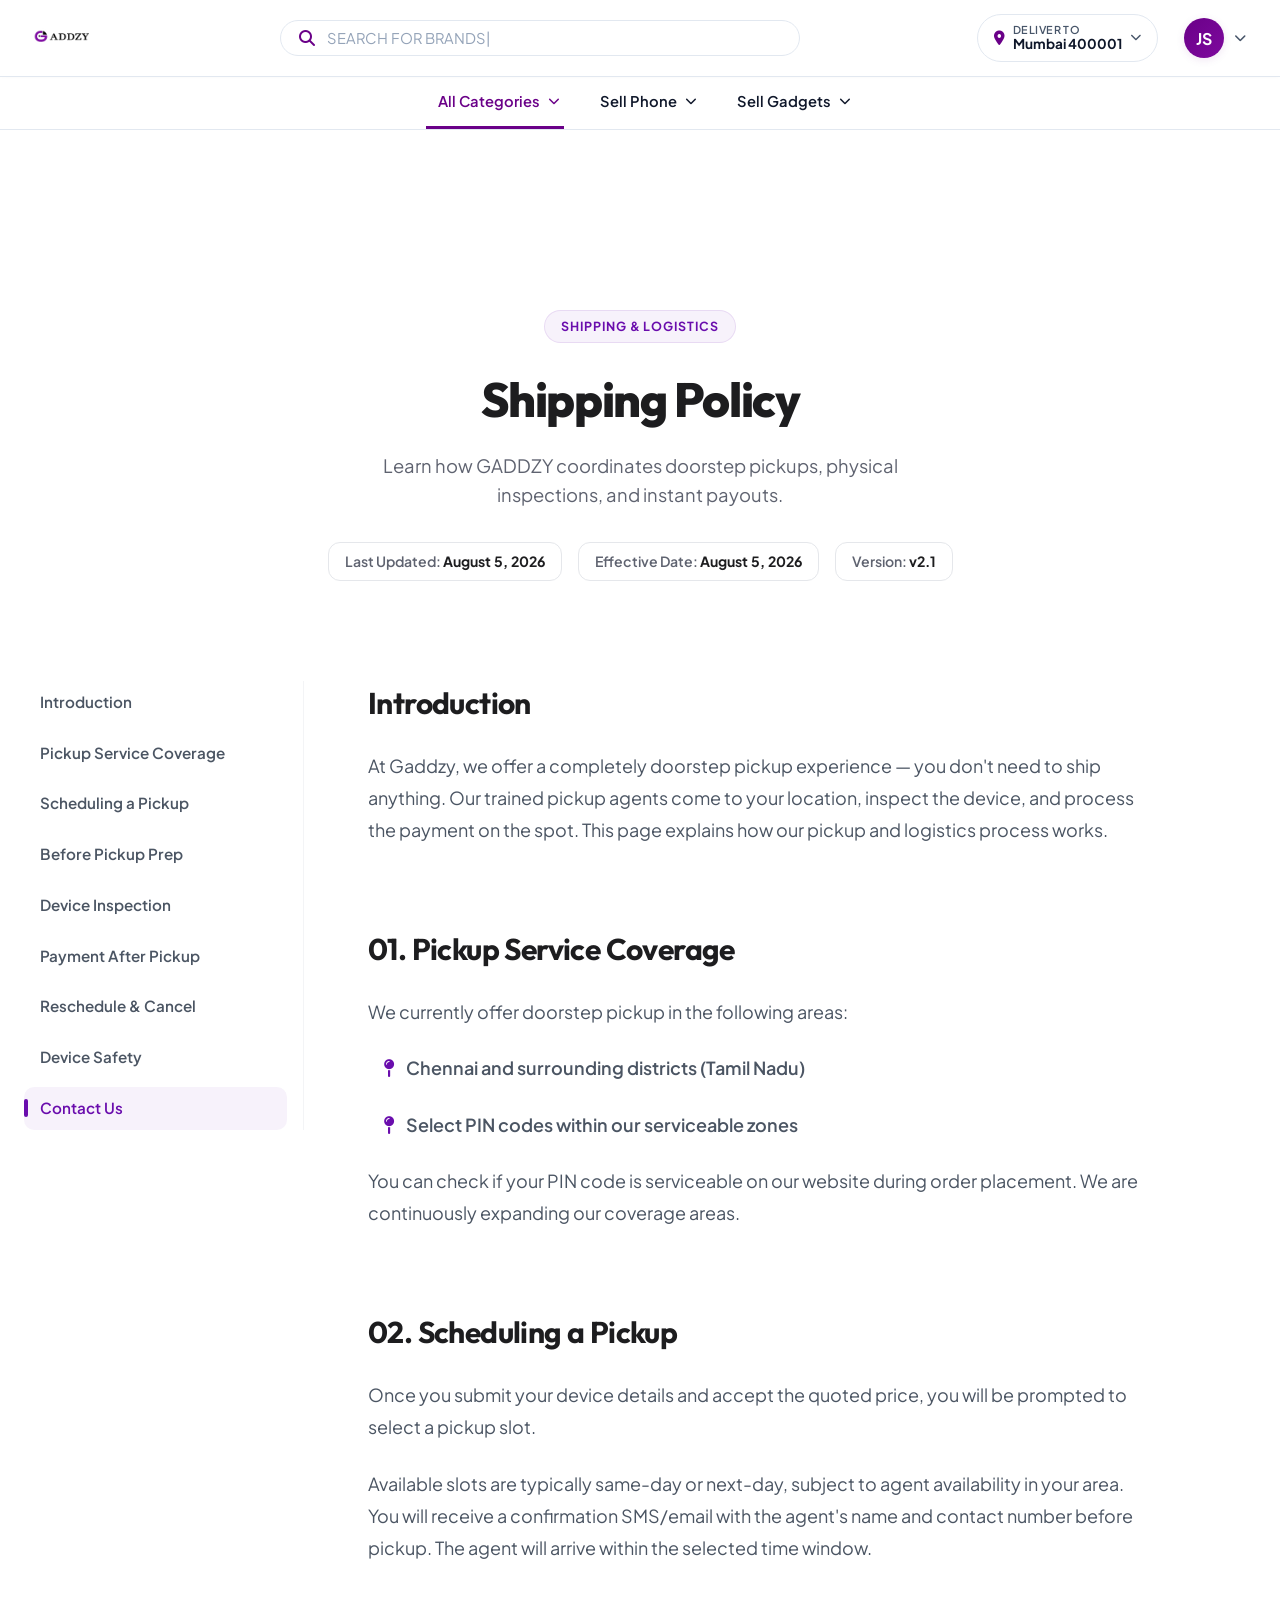
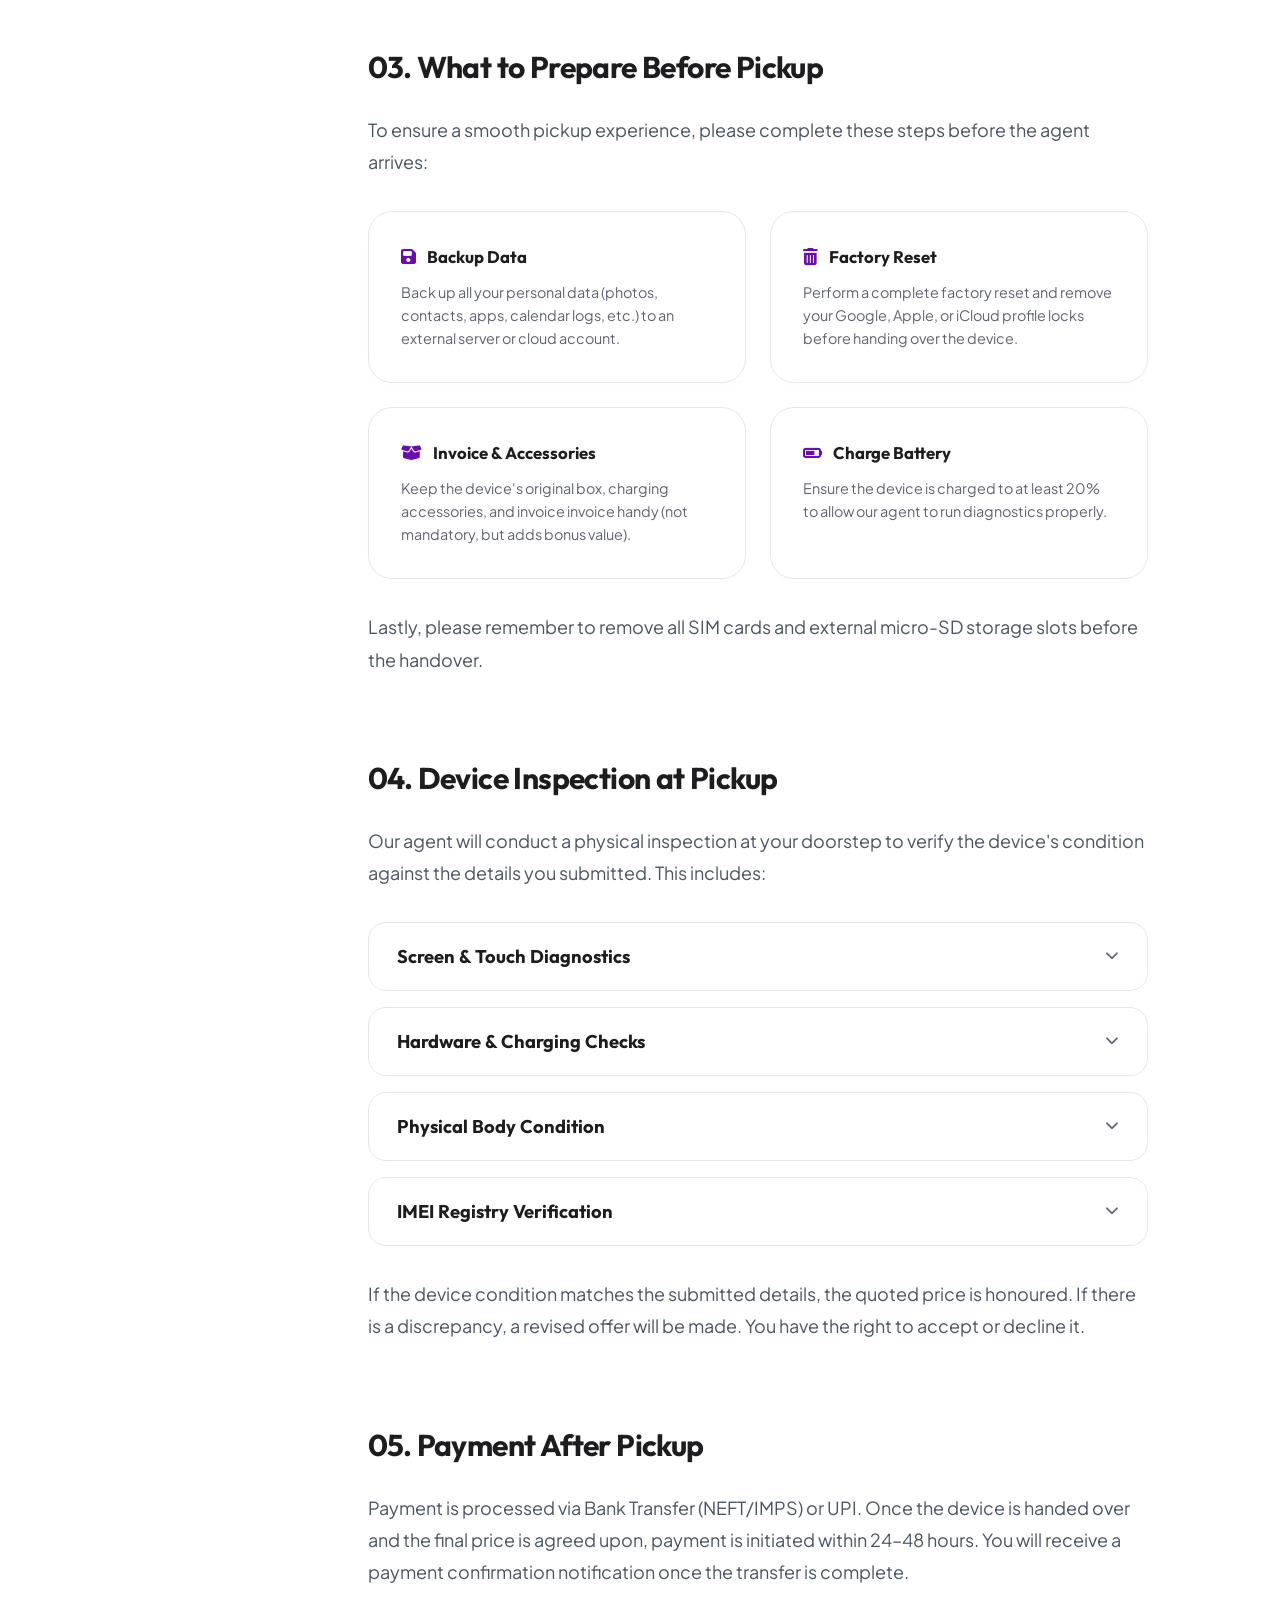
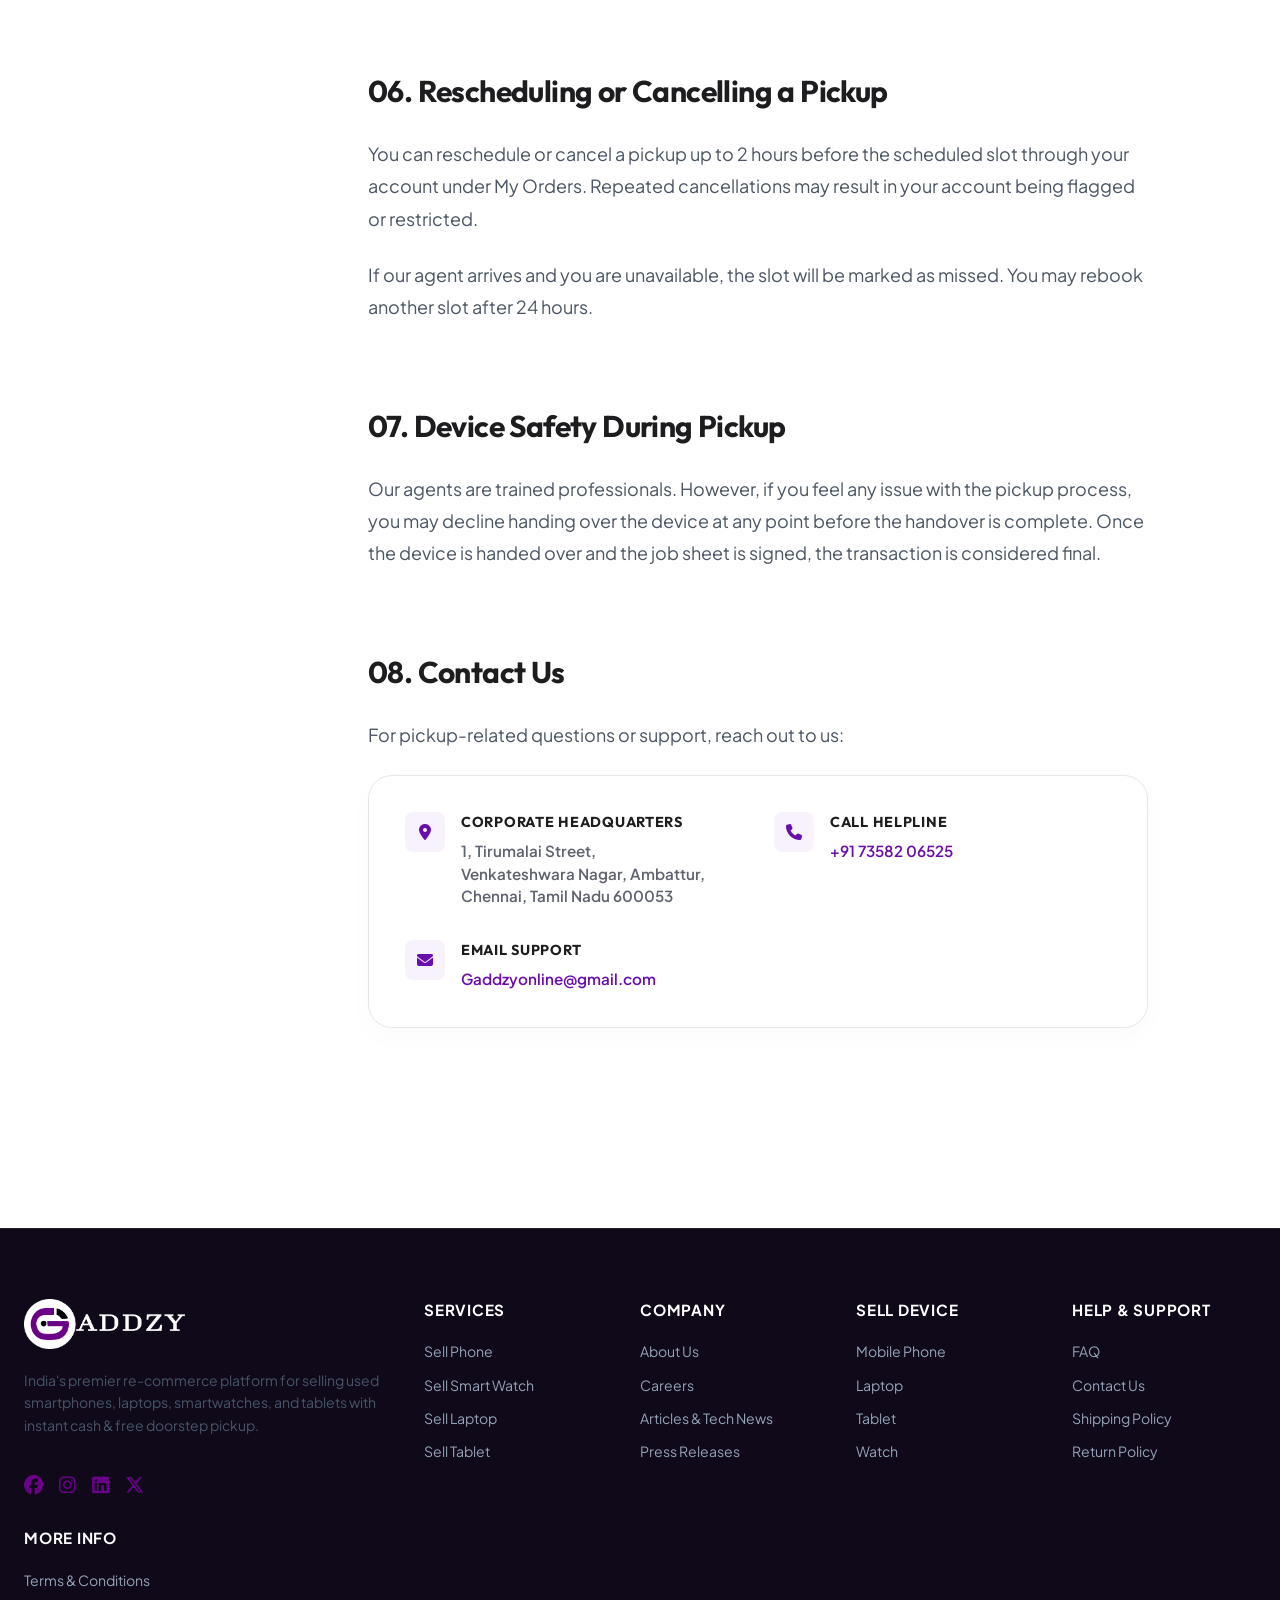
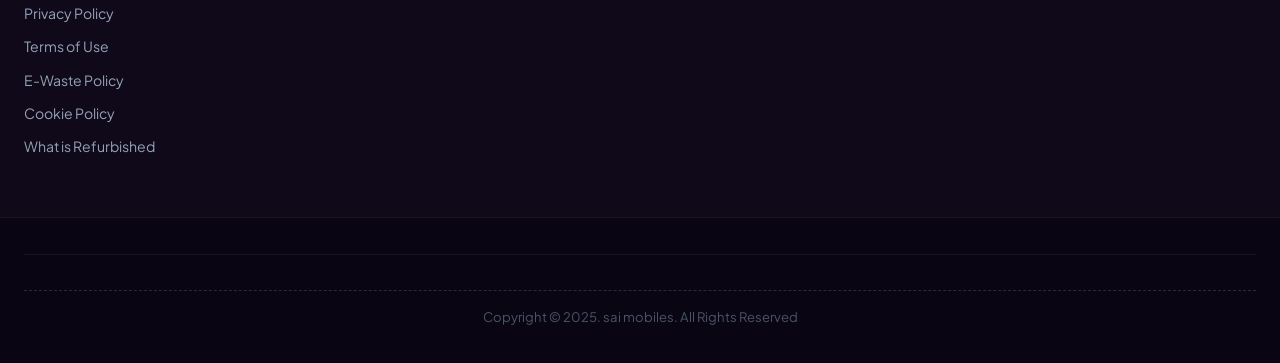
<file: shipping.html>
<!DOCTYPE html>
<html lang="en">

<head>
    <meta charset="UTF-8">
    <meta name="viewport" content="width=device-width, initial-scale=1.0">
    <title>Shipping Policy - GADDZY</title>
    <meta name="description" content="Read GADDZY's Shipping & Pickup Policy to understand doorstep valuation checks, coverage areas, and scheduler parameters.">

    <!-- Google Fonts -->
    <link rel="preconnect" href="https://fonts.googleapis.com">
    <link rel="preconnect" href="https://fonts.gstatic.com" crossorigin>
    <link href="https://fonts.googleapis.com/css2?family=Plus+Jakarta+Sans:wght@400;500;600;700;800&family=Outfit:wght@500;600;700;800;900&display=swap" rel="stylesheet">

    <!-- Favicon -->
    <link rel="icon" type="image/x-icon" href="static/images/Gaddzy-Assets/favicon.ico">

    <!-- Font Awesome Icons -->
    <link rel="stylesheet" href="https://cdnjs.cloudflare.com/ajax/libs/font-awesome/6.5.1/css/all.min.css">

    <!-- Main Styles & Custom Legal Page Styles -->
    <link rel="stylesheet" href="static/css/landing/landing.css">
    <link rel="stylesheet" href="static/css/legal.css">
</head>

<body>

    <!-- Global Header Layout Component -->
    <script src="static/js/global-header.js"></script>

    <!-- ==========================================================================
         2. SHIPPING CONTENT WRAPPER
         ========================================================================== -->
    <main class="privacy-page-container">
        <div class="container">

            <!-- Hero Section -->
            <section class="legal-hero">
                <span class="legal-badge">SHIPPING & LOGISTICS</span>
                <h1 class="legal-hero-title">Shipping Policy</h1>
                <p class="legal-hero-subtitle">Learn how GADDZY coordinates doorstep pickups, physical inspections, and instant payouts.</p>
                
                <div class="legal-meta-chips">
                    <div class="meta-chip">Last Updated: <strong>August 5, 2026</strong></div>
                    <div class="meta-chip">Effective Date: <strong>August 5, 2026</strong></div>
                    <div class="meta-chip">Version: <strong>v2.1</strong></div>
                </div>
            </section>

            <!-- Two-Column Content Layout -->
            <div class="privacy-grid">

                <!-- Left Sidebar Navigation -->
                <aside class="privacy-sidebar">
                    <ul class="privacy-nav-list">
                        <li><a href="#introduction" class="privacy-nav-link active">Introduction</a></li>
                        <li><a href="#coverage" class="privacy-nav-link">Pickup Service Coverage</a></li>
                        <li><a href="#scheduling" class="privacy-nav-link">Scheduling a Pickup</a></li>
                        <li><a href="#preparation" class="privacy-nav-link">Before Pickup Prep</a></li>
                        <li><a href="#inspection" class="privacy-nav-link">Device Inspection</a></li>
                        <li><a href="#payment" class="privacy-nav-link">Payment After Pickup</a></li>
                        <li><a href="#rescheduling" class="privacy-nav-link">Reschedule & Cancel</a></li>
                        <li><a href="#safety" class="privacy-nav-link">Device Safety</a></li>
                        <li><a href="#contact" class="privacy-nav-link">Contact Us</a></li>
                    </ul>
                </aside>

                <!-- Right Legal Sections Content -->
                <article class="privacy-content">

                    <!-- Section: Introduction -->
                    <section id="introduction" class="privacy-section">
                        <h2 class="privacy-section-title">Introduction</h2>
                        <p>At Gaddzy, we offer a completely doorstep pickup experience — you don't need to ship anything. Our trained pickup agents come to your location, inspect the device, and process the payment on the spot. This page explains how our pickup and logistics process works.</p>
                    </section>

                    <!-- Section: Pickup Service Coverage -->
                    <section id="coverage" class="privacy-section">
                        <h2 class="privacy-section-title">01. Pickup Service Coverage</h2>
                        <p>We currently offer doorstep pickup in the following areas:</p>
                        <p style="font-weight: 600; margin-left: 16px;"><i class="fa-solid fa-map-pin" style="color:var(--legal-accent); margin-right:8px;"></i> Chennai and surrounding districts (Tamil Nadu)</p>
                        <p style="font-weight: 600; margin-left: 16px;"><i class="fa-solid fa-map-pin" style="color:var(--legal-accent); margin-right:8px;"></i> Select PIN codes within our serviceable zones</p>
                        <p>You can check if your PIN code is serviceable on our website during order placement. We are continuously expanding our coverage areas.</p>
                    </section>

                    <!-- Section: Scheduling a Pickup -->
                    <section id="scheduling" class="privacy-section">
                        <h2 class="privacy-section-title">02. Scheduling a Pickup</h2>
                        <p>Once you submit your device details and accept the quoted price, you will be prompted to select a pickup slot.</p>
                        <p>Available slots are typically same-day or next-day, subject to agent availability in your area. You will receive a confirmation SMS/email with the agent's name and contact number before pickup. The agent will arrive within the selected time window.</p>
                    </section>

                    <!-- Section: What to Prepare Before Pickup -->
                    <section id="preparation" class="privacy-section">
                        <h2 class="privacy-section-title">03. What to Prepare Before Pickup</h2>
                        <p>To ensure a smooth pickup experience, please complete these steps before the agent arrives:</p>

                        <div class="info-cards-grid">
                            <div class="info-card">
                                <h4 class="info-card-title" style="font-size: 1.05rem; margin-bottom: 12px;"><i class="fa-solid fa-floppy-disk" style="color:var(--legal-accent); margin-right:8px;"></i> Backup Data</h4>
                                <p style="font-size: 0.9rem; line-height: 1.6; color: var(--legal-text-muted); margin: 0;">Back up all your personal data (photos, contacts, apps, calendar logs, etc.) to an external server or cloud account.</p>
                            </div>
                            <div class="info-card">
                                <h4 class="info-card-title" style="font-size: 1.05rem; margin-bottom: 12px;"><i class="fa-solid fa-trash-can" style="color:var(--legal-accent); margin-right:8px;"></i> Factory Reset</h4>
                                <p style="font-size: 0.9rem; line-height: 1.6; color: var(--legal-text-muted); margin: 0;">Perform a complete factory reset and remove your Google, Apple, or iCloud profile locks before handing over the device.</p>
                            </div>
                            <div class="info-card">
                                <h4 class="info-card-title" style="font-size: 1.05rem; margin-bottom: 12px;"><i class="fa-solid fa-box-open" style="color:var(--legal-accent); margin-right:8px;"></i> Invoice & Accessories</h4>
                                <p style="font-size: 0.9rem; line-height: 1.6; color: var(--legal-text-muted); margin: 0;">Keep the device's original box, charging accessories, and invoice invoice handy (not mandatory, but adds bonus value).</p>
                            </div>
                            <div class="info-card">
                                <h4 class="info-card-title" style="font-size: 1.05rem; margin-bottom: 12px;"><i class="fa-solid fa-battery-three-quarters" style="color:var(--legal-accent); margin-right:8px;"></i> Charge Battery</h4>
                                <p style="font-size: 0.9rem; line-height: 1.6; color: var(--legal-text-muted); margin: 0;">Ensure the device is charged to at least 20% to allow our agent to run diagnostics properly.</p>
                            </div>
                        </div>

                        <p>Lastly, please remember to remove all SIM cards and external micro-SD storage slots before the handover.</p>
                    </section>

                    <!-- Section: Device Inspection at Pickup -->
                    <section id="inspection" class="privacy-section">
                        <h2 class="privacy-section-title">04. Device Inspection at Pickup</h2>
                        <p>Our agent will conduct a physical inspection at your doorstep to verify the device's condition against the details you submitted. This includes:</p>

                        <!-- Accordion Group -->
                        <div class="accordion-group">
                            <div class="accordion-item">
                                <button class="accordion-header">
                                    <span>Screen & Touch Diagnostics</span>
                                    <i class="fa-solid fa-chevron-down accordion-chevron"></i>
                                </button>
                                <div class="accordion-content">
                                    <div class="accordion-body">
                                        We test the screen quality, check for dead pixels, screen burn-ins, color shifts, and verify the touch responsiveness across the display.
                                    </div>
                                </div>
                            </div>

                            <div class="accordion-item">
                                <button class="accordion-header">
                                    <span>Hardware & Charging Checks</span>
                                    <i class="fa-solid fa-chevron-down accordion-chevron"></i>
                                </button>
                                <div class="accordion-content">
                                    <div class="accordion-body">
                                        We verify the battery health capacity, charging port connection, camera lenses (front/rear), speaker volume, and microphone clarity.
                                    </div>
                                </div>
                            </div>

                            <div class="accordion-item">
                                <button class="accordion-header">
                                    <span>Physical Body Condition</span>
                                    <i class="fa-solid fa-chevron-down accordion-chevron"></i>
                                </button>
                                <div class="accordion-content">
                                    <div class="accordion-body">
                                        We log any minor scratches, back panel dents, body cracks, or frame bends to assess structural wear.
                                    </div>
                                </div>
                            </div>

                            <div class="accordion-item">
                                <button class="accordion-header">
                                    <span>IMEI Registry Verification</span>
                                    <i class="fa-solid fa-chevron-down accordion-chevron"></i>
                                </button>
                                <div class="accordion-content">
                                    <div class="accordion-body">
                                        We cross-check the device's unique IMEI number against cellular blacklist databases to prevent trade in of lost or stolen items.
                                    </div>
                                </div>
                            </div>
                        </div>

                        <p>If the device condition matches the submitted details, the quoted price is honoured. If there is a discrepancy, a revised offer will be made. You have the right to accept or decline it.</p>
                    </section>

                    <!-- Section: Payment After Pickup -->
                    <section id="payment" class="privacy-section">
                        <h2 class="privacy-section-title">05. Payment After Pickup</h2>
                        <p>Payment is processed via Bank Transfer (NEFT/IMPS) or UPI. Once the device is handed over and the final price is agreed upon, payment is initiated within 24–48 hours. You will receive a payment confirmation notification once the transfer is complete.</p>
                    </section>

                    <!-- Section: Rescheduling or Cancelling a Pickup -->
                    <section id="rescheduling" class="privacy-section">
                        <h2 class="privacy-section-title">06. Rescheduling or Cancelling a Pickup</h2>
                        <p>You can reschedule or cancel a pickup up to 2 hours before the scheduled slot through your account under My Orders. Repeated cancellations may result in your account being flagged or restricted.</p>
                        <p>If our agent arrives and you are unavailable, the slot will be marked as missed. You may rebook another slot after 24 hours.</p>
                    </section>

                    <!-- Section: Device Safety During Pickup -->
                    <section id="safety" class="privacy-section">
                        <h2 class="privacy-section-title">07. Device Safety During Pickup</h2>
                        <p>Our agents are trained professionals. However, if you feel any issue with the pickup process, you may decline handing over the device at any point before the handover is complete. Once the device is handed over and the job sheet is signed, the transaction is considered final.</p>
                    </section>

                    <!-- Section: Contact Us -->
                    <section id="contact" class="privacy-section">
                        <h2 class="privacy-section-title">08. Contact Us</h2>
                        <p>For pickup-related questions or support, reach out to us:</p>

                        <!-- Contact Support Card -->
                        <div class="legal-contact-card">
                            <div class="contact-card-grid">
                                <!-- Block 1: Address -->
                                <div class="contact-block">
                                    <div class="contact-icon"><i class="fa-solid fa-location-dot"></i></div>
                                    <div>
                                        <h5 class="contact-info-title">Corporate Headquarters</h5>
                                        <div class="contact-info-value">
                                            1, Tirumalai Street,<br>
                                            Venkateshwara Nagar, Ambattur,<br>
                                            Chennai, Tamil Nadu 600053
                                        </div>
                                    </div>
                                </div>
                                <!-- Block 2: Phone -->
                                <div class="contact-block">
                                    <div class="contact-icon"><i class="fa-solid fa-phone"></i></div>
                                    <div>
                                        <h5 class="contact-info-title">Call Helpline</h5>
                                        <div class="contact-info-value"><a href="tel:+917358206525">+91 73582 06525</a></div>
                                    </div>
                                </div>
                                <!-- Block 3: Email -->
                                <div class="contact-block" style="grid-column: span 2;">
                                    <div class="contact-icon"><i class="fa-solid fa-envelope"></i></div>
                                    <div>
                                        <h5 class="contact-info-title">Email Support</h5>
                                        <div class="contact-info-value"><a href="mailto:Gaddzyonline@gmail.com">Gaddzyonline@gmail.com</a></div>
                                    </div>
                                </div>
                            </div>
                        </div>
                    </section>

                </article>

            </div>

        </div>
    </main>

    <!-- ==========================================================================
         3. TRUST SECTION & REDESIGNED FOOTER (White background, centered, 1400px max)
         ========================================================================== -->
    <footer class="main-footer">
        <div class="container">
            <div class="footer-grid">
                
                <!-- Column 1: Brand Info -->
                <div class="footer-col-logo">
                    <div class="footer-logo">
                        <img src="static/images/Gaddzy-Assets/logo.png" alt="GADDZY Logo" class="footer-logo-img">
                    </div>
                    <p style="font-size: 0.88rem; color: var(--text-muted); line-height: 1.6; margin-bottom: 20px;">
                        India's premier re-commerce platform for selling used smartphones, laptops, smartwatches, and
                        tablets with instant cash & free doorstep pickup.
                    </p>
                    <div style="display: flex; gap: 16px; font-size: 1.2rem; color: var(--primary);">
                        <i class="fa-brands fa-facebook"></i>
                        <i class="fa-brands fa-instagram"></i>
                        <i class="fa-brands fa-linkedin"></i>
                        <i class="fa-brands fa-x-twitter"></i>
                    </div>
                </div>

                <!-- Column 2: Services -->
                <div>
                    <h5 class="footer-col-title">Services</h5>
                    <div class="footer-links">
                        <a href="index.html#brands">Sell Phone</a>
                        <a href="index.html#gadgets">Sell Smart Watch</a>
                        <a href="index.html#gadgets">Sell Laptop</a>
                        <a href="index.html#gadgets">Sell Tablet</a>
                    </div>
                </div>

                <!-- Column 3: Company -->
                <div>
                    <h5 class="footer-col-title">Company</h5>
                    <div class="footer-links">
                        <a href="index.html#about">About Us</a>
                        <a href="index.html#careers">Careers</a>
                        <a href="index.html#articles">Articles & Tech News</a>
                        <a href="index.html#press">Press Releases</a>
                    </div>
                </div>

                <!-- Column 4: Sell Device -->
                <div>
                    <h5 class="footer-col-title">Sell Device</h5>
                    <div class="footer-links">
                        <a href="index.html#brands">Mobile Phone</a>
                        <a href="index.html#gadgets">Laptop</a>
                        <a href="index.html#gadgets">Tablet</a>
                        <a href="index.html#gadgets">Watch</a>
                    </div>
                </div>

                <!-- Column 5: Help & Support -->
                <div>
                    <h5 class="footer-col-title">Help & Support</h5>
                    <div class="footer-links">
                        <a href="index.html#faq">FAQ</a>
                        <a href="index.html#contact">Contact Us</a>
                        <a href="shipping.html">Shipping Policy</a>
                        <a href="returns.html">Return Policy</a>
                    </div>
                </div>

                <!-- Column 6: More Information -->
                <div>
                    <h5 class="footer-col-title">More Info</h5>
                    <div class="footer-links">
                        <a href="terms.html">Terms & Conditions</a>
                        <a href="privacy.html">Privacy Policy</a>
                        <a href="index.html#use">Terms of Use</a>
                        <a href="index.html#ewaste">E-Waste Policy</a>
                        <a href="index.html#cookie">Cookie Policy</a>
                        <a href="index.html#refurbished">What is Refurbished</a>
                    </div>
                </div>

            </div>
        </div>

        <!-- ==========================================================================
             COMPANY INFORMATION SECTION
             ========================================================================== -->
        <div class="company-info-bar">
            <div class="container">
                <div class="disclaimer-text">
                    <div style="text-align: center; font-size: 0.82rem; color: var(--text-muted); margin-top: 15px; border-top: 1.5px dashed rgba(255,255,255,0.15); padding-top: 15px;">
                        Copyright &copy; 2025. sai mobiles. All Rights Reserved
                    </div>
                </div>
            </div>
        </div>
    </footer>

    <!-- ==========================================================================
         MODALS (Pincode Modal)
         ========================================================================== -->
    <div class="modal-overlay" id="pincode-modal">
        <div class="modal-card">
            <div class="modal-close-btn" onclick="closePincodeModal()"><i class="fa-solid fa-xmark"></i></div>
            <h3 class="modal-title"><i class="fa-solid fa-location-dot" style="color: var(--primary);"></i> Enter Pincode</h3>
            <p style="font-size: 0.88rem; color: var(--text-muted);">Enter your 6-digit postal pincode to check instant doorstep pickup availability.</p>
            <div class="pincode-input-group">
                <input type="text" id="pincode-field" maxlength="6" placeholder="400001" value="400001">
                <button class="btn btn-primary" onclick="savePincode()">Check</button>
            </div>
            <p style="font-size: 0.78rem; color: var(--accent-green); font-weight: 600;">
                <i class="fa-solid fa-circle-check"></i> Free doorstep pickup available in your city!
            </p>
        </div>
    </div>

    <!-- Global Footer Layout Component -->
    <script src="static/js/global-footer.js"></script>

    <!-- Script assets -->
    <script src="static/js/landing/landing.js"></script>
    <script src="static/js/legal.js"></script>
</body>

</html>
</file>
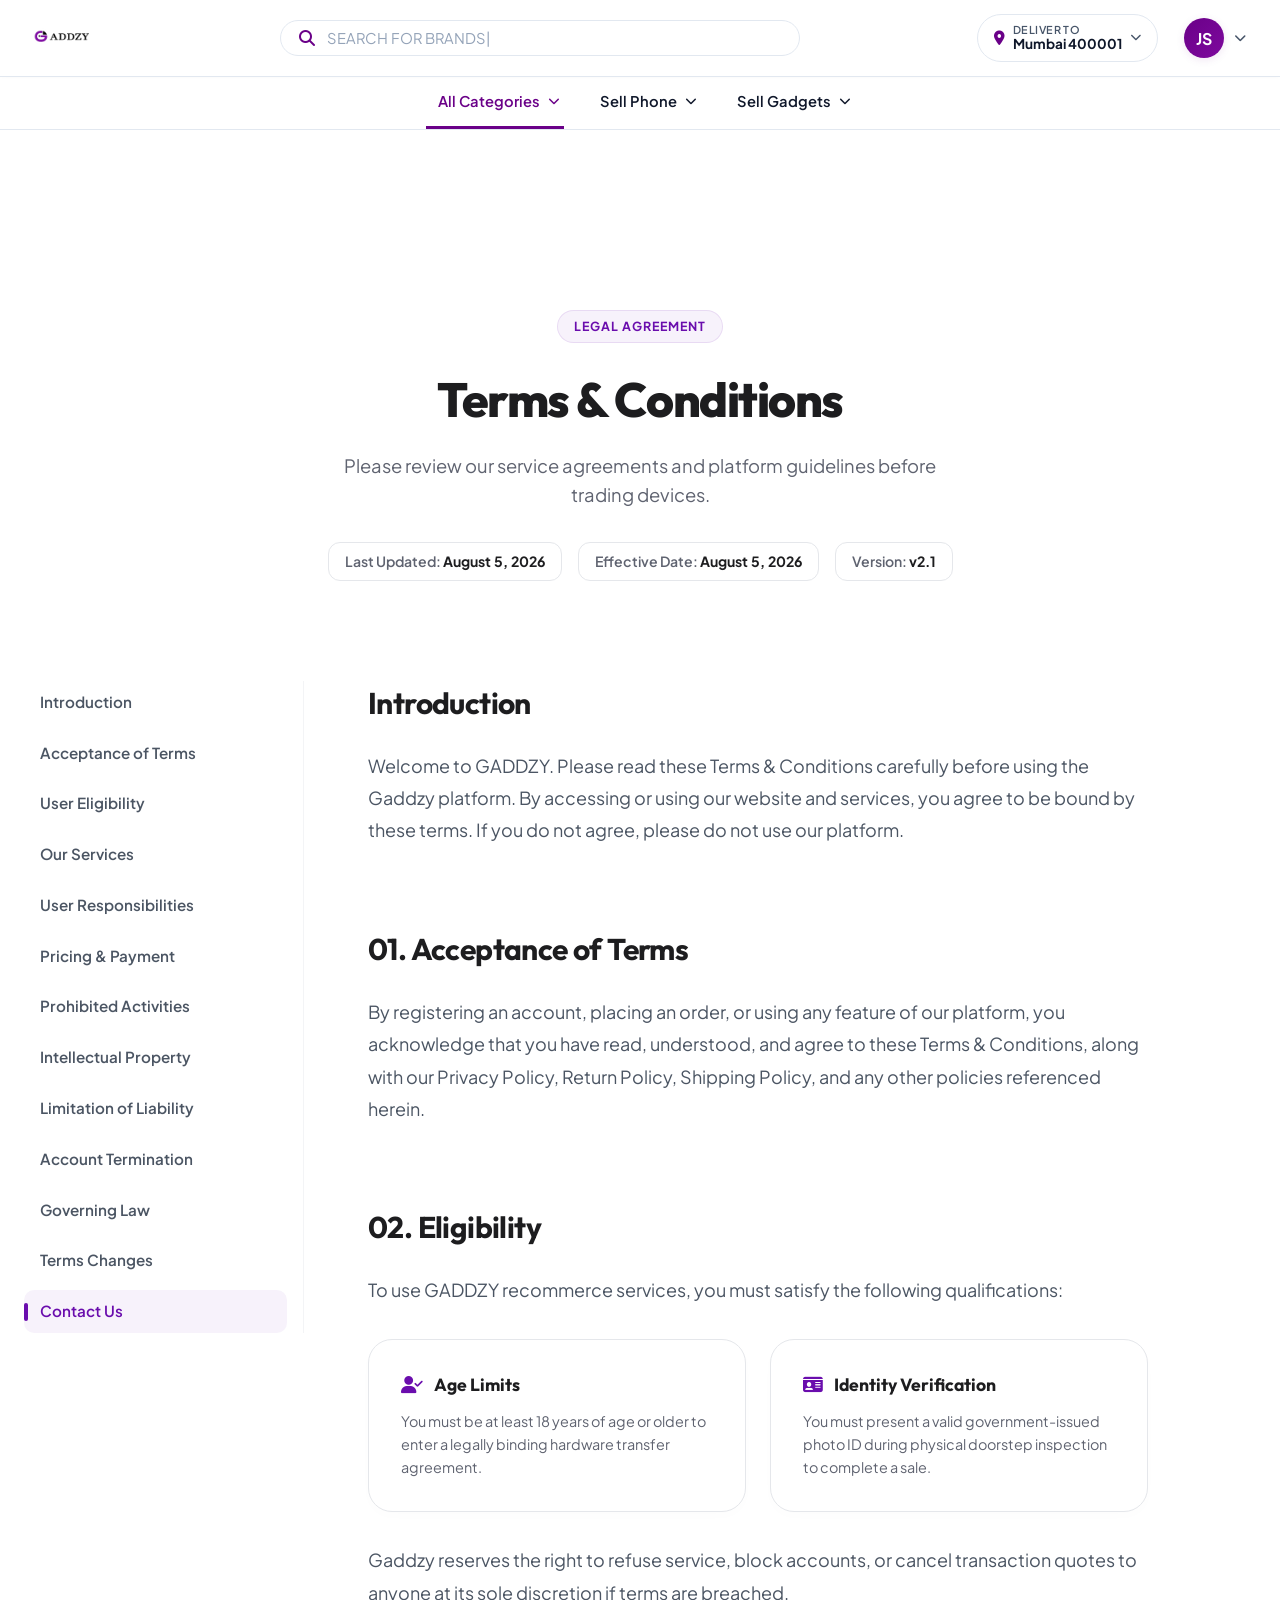
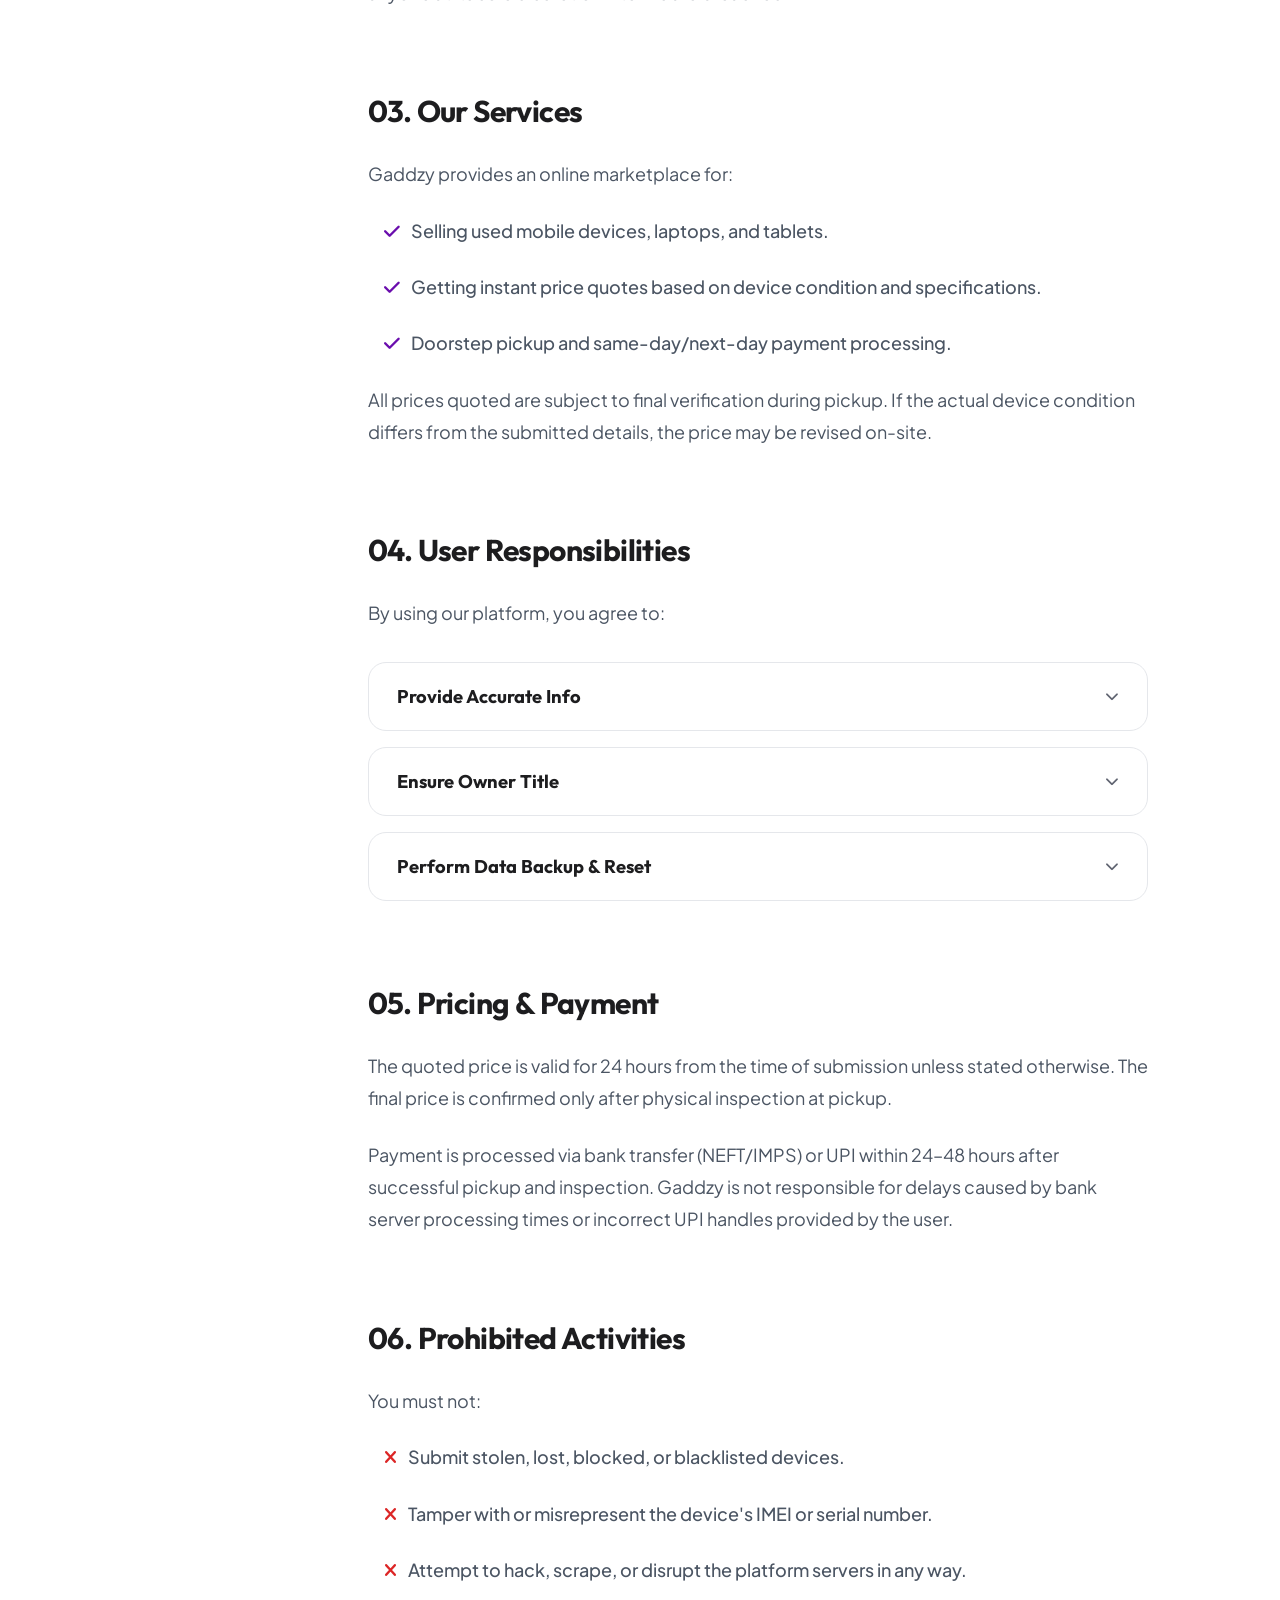
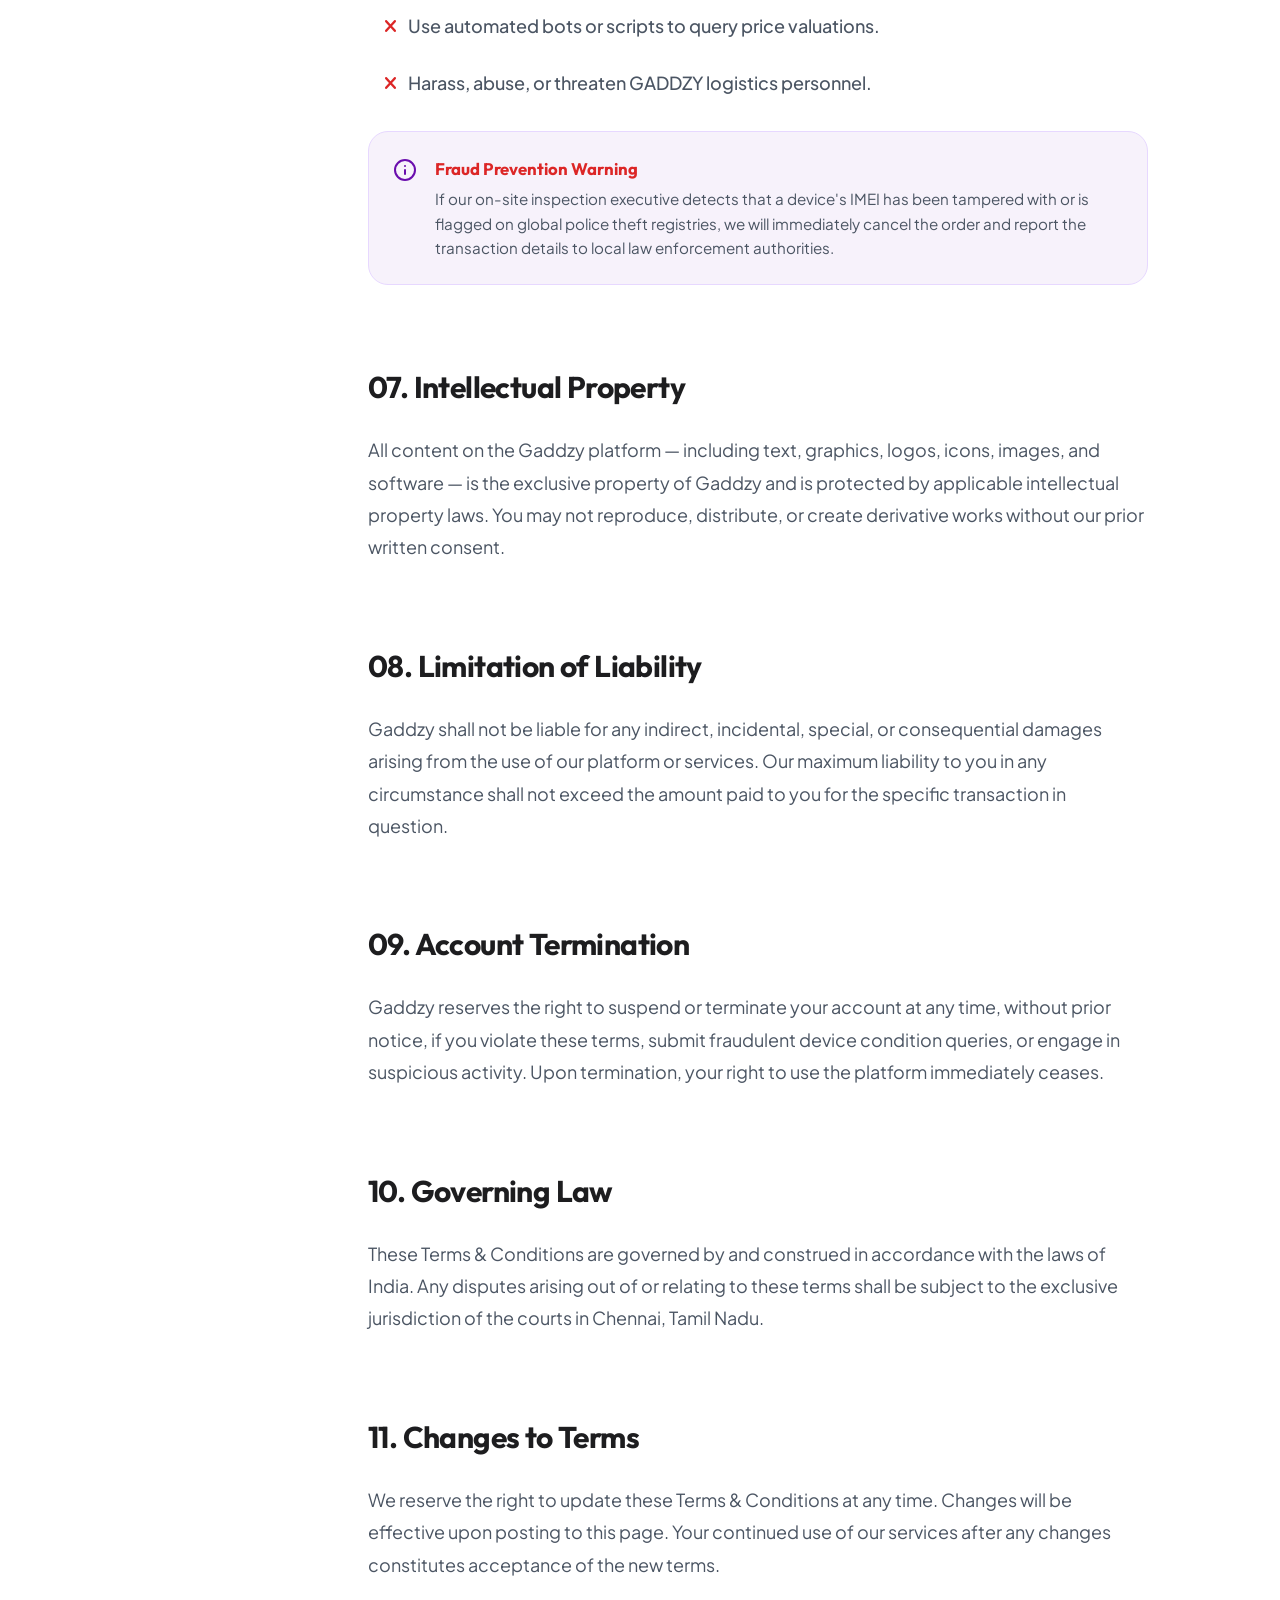
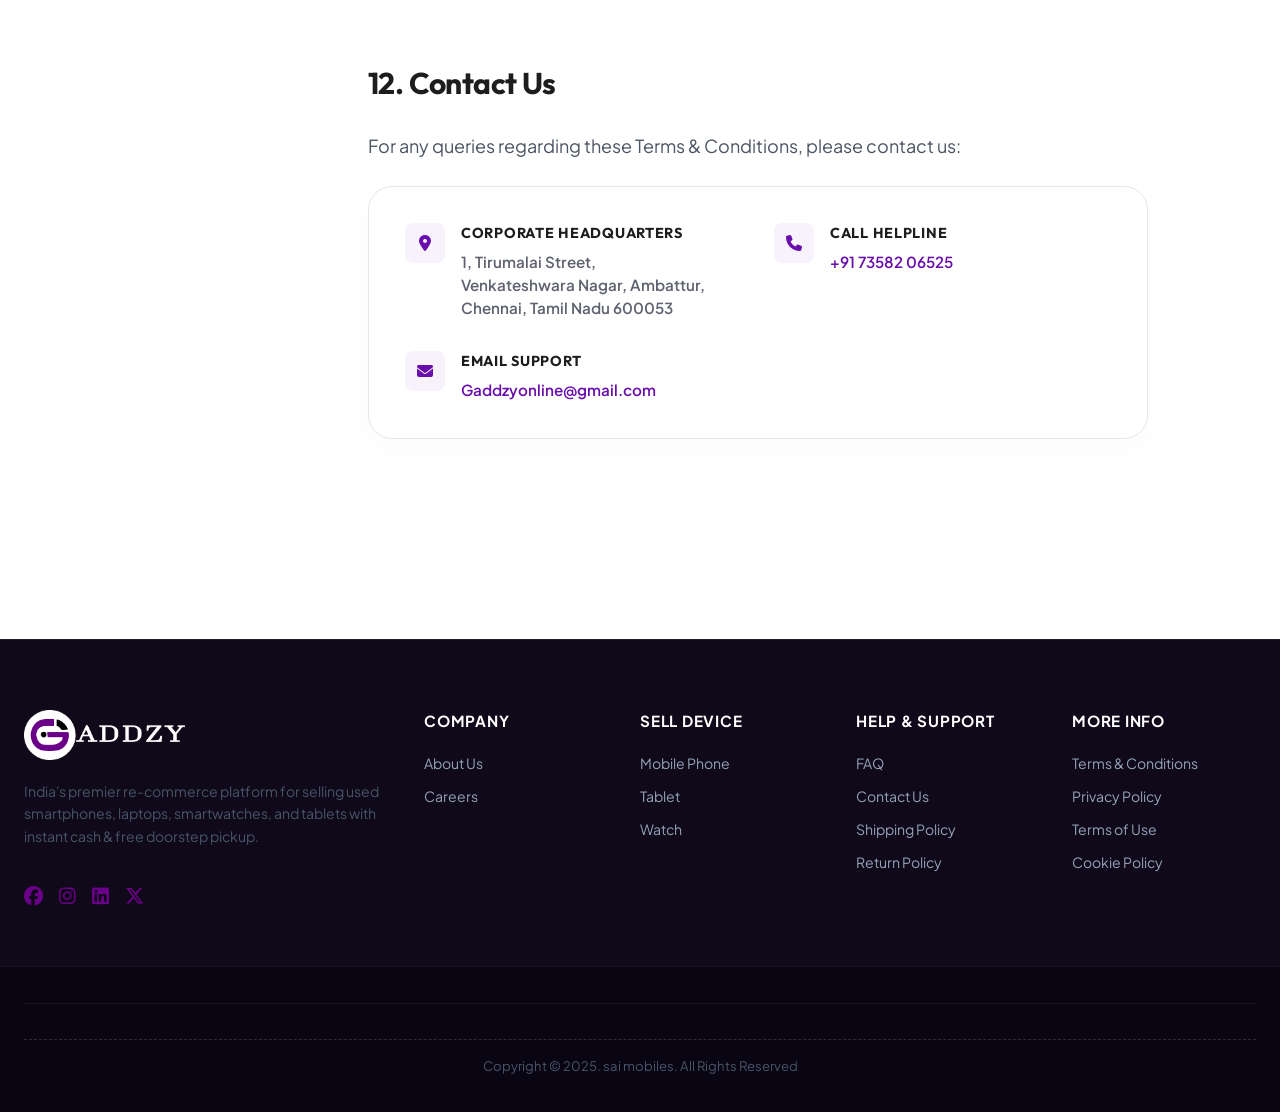
<file: terms.html>
<!DOCTYPE html>
<html lang="en">

<head>
    <meta charset="UTF-8">
    <meta name="viewport" content="width=device-width, initial-scale=1.0">
    <title>Terms & Conditions - GADDZY</title>
    <meta name="description" content="Read GADDZY's Terms & Conditions to understand user responsibilities, pricing details, and platform rules.">

    <!-- Google Fonts -->
    <link rel="preconnect" href="https://fonts.googleapis.com">
    <link rel="preconnect" href="https://fonts.gstatic.com" crossorigin>
    <link href="https://fonts.googleapis.com/css2?family=Plus+Jakarta+Sans:wght@400;500;600;700;800&family=Outfit:wght@500;600;700;800;900&display=swap" rel="stylesheet">

    <!-- Favicon -->
    <link rel="icon" type="image/x-icon" href="static/images/Gaddzy-Assets/favicon.ico">

    <!-- Font Awesome Icons -->
    <link rel="stylesheet" href="https://cdnjs.cloudflare.com/ajax/libs/font-awesome/6.5.1/css/all.min.css">

    <!-- Main Styles & Custom Legal Page Styles -->
    <link rel="stylesheet" href="static/css/landing/landing.css">
    <link rel="stylesheet" href="static/css/legal.css">
</head>

<body>

    <!-- Global Header Layout Component -->
    <script src="static/js/global-header.js"></script>

    <!-- ==========================================================================
         2. TERMS CONTENT WRAPPER
         ========================================================================== -->
    <main class="privacy-page-container">
        <div class="container">

            <!-- Hero Section -->
            <section class="legal-hero">
                <span class="legal-badge">LEGAL AGREEMENT</span>
                <h1 class="legal-hero-title">Terms & Conditions</h1>
                <p class="legal-hero-subtitle">Please review our service agreements and platform guidelines before trading devices.</p>
                
                <div class="legal-meta-chips">
                    <div class="meta-chip">Last Updated: <strong>August 5, 2026</strong></div>
                    <div class="meta-chip">Effective Date: <strong>August 5, 2026</strong></div>
                    <div class="meta-chip">Version: <strong>v2.1</strong></div>
                </div>
            </section>

            <!-- Two-Column Content Layout -->
            <div class="privacy-grid">

                <!-- Left Sidebar Navigation -->
                <aside class="privacy-sidebar">
                    <ul class="privacy-nav-list">
                        <li><a href="#introduction" class="privacy-nav-link active">Introduction</a></li>
                        <li><a href="#acceptance" class="privacy-nav-link">Acceptance of Terms</a></li>
                        <li><a href="#eligibility" class="privacy-nav-link">User Eligibility</a></li>
                        <li><a href="#our-services" class="privacy-nav-link">Our Services</a></li>
                        <li><a href="#user-responsibilities" class="privacy-nav-link">User Responsibilities</a></li>
                        <li><a href="#pricing-payment" class="privacy-nav-link">Pricing & Payment</a></li>
                        <li><a href="#prohibited" class="privacy-nav-link">Prohibited Activities</a></li>
                        <li><a href="#intellectual-property" class="privacy-nav-link">Intellectual Property</a></li>
                        <li><a href="#limitation-liability" class="privacy-nav-link">Limitation of Liability</a></li>
                        <li><a href="#termination" class="privacy-nav-link">Account Termination</a></li>
                        <li><a href="#governing-law" class="privacy-nav-link">Governing Law</a></li>
                        <li><a href="#terms-changes" class="privacy-nav-link">Terms Changes</a></li>
                        <li><a href="#contact" class="privacy-nav-link">Contact Us</a></li>
                    </ul>
                </aside>

                <!-- Right Legal Sections Content -->
                <article class="privacy-content">

                    <!-- Section: Introduction -->
                    <section id="introduction" class="privacy-section">
                        <h2 class="privacy-section-title">Introduction</h2>
                        <p>Welcome to GADDZY. Please read these Terms & Conditions carefully before using the Gaddzy platform. By accessing or using our website and services, you agree to be bound by these terms. If you do not agree, please do not use our platform.</p>
                    </section>

                    <!-- Section: Acceptance of Terms -->
                    <section id="acceptance" class="privacy-section">
                        <h2 class="privacy-section-title">01. Acceptance of Terms</h2>
                        <p>By registering an account, placing an order, or using any feature of our platform, you acknowledge that you have read, understood, and agree to these Terms & Conditions, along with our Privacy Policy, Return Policy, Shipping Policy, and any other policies referenced herein.</p>
                    </section>

                    <!-- Section: Eligibility -->
                    <section id="eligibility" class="privacy-section">
                        <h2 class="privacy-section-title">02. Eligibility</h2>
                        <p>To use GADDZY recommerce services, you must satisfy the following qualifications:</p>
                        
                        <div class="info-cards-grid">
                            <div class="info-card">
                                <h4 class="info-card-title" style="font-size: 1.1rem; margin-bottom: 12px;"><i class="fa-solid fa-user-check" style="color:var(--legal-accent); margin-right:8px;"></i> Age Limits</h4>
                                <p style="font-size: 0.9rem; line-height: 1.6; color: var(--legal-text-muted); margin: 0;">You must be at least 18 years of age or older to enter a legally binding hardware transfer agreement.</p>
                            </div>
                            <div class="info-card">
                                <h4 class="info-card-title" style="font-size: 1.1rem; margin-bottom: 12px;"><i class="fa-solid fa-id-card" style="color:var(--legal-accent); margin-right:8px;"></i> Identity Verification</h4>
                                <p style="font-size: 0.9rem; line-height: 1.6; color: var(--legal-text-muted); margin: 0;">You must present a valid government-issued photo ID during physical doorstep inspection to complete a sale.</p>
                            </div>
                        </div>

                        <p>Gaddzy reserves the right to refuse service, block accounts, or cancel transaction quotes to anyone at its sole discretion if terms are breached.</p>
                    </section>

                    <!-- Section: Our Services -->
                    <section id="our-services" class="privacy-section">
                        <h2 class="privacy-section-title">03. Our Services</h2>
                        <p>Gaddzy provides an online marketplace for: </p>
                        <p style="font-weight: 500; margin-left: 16px;"><i class="fa-solid fa-check" style="color:var(--legal-accent); margin-right:8px;"></i> Selling used mobile devices, laptops, and tablets.</p>
                        <p style="font-weight: 500; margin-left: 16px;"><i class="fa-solid fa-check" style="color:var(--legal-accent); margin-right:8px;"></i> Getting instant price quotes based on device condition and specifications.</p>
                        <p style="font-weight: 500; margin-left: 16px;"><i class="fa-solid fa-check" style="color:var(--legal-accent); margin-right:8px;"></i> Doorstep pickup and same-day/next-day payment processing.</p>
                        <p>All prices quoted are subject to final verification during pickup. If the actual device condition differs from the submitted details, the price may be revised on-site.</p>
                    </section>

                    <!-- Section: User Responsibilities -->
                    <section id="user-responsibilities" class="privacy-section">
                        <h2 class="privacy-section-title">04. User Responsibilities</h2>
                        <p>By using our platform, you agree to: </p>

                        <!-- Accordion Group -->
                        <div class="accordion-group">
                            <div class="accordion-item">
                                <button class="accordion-header">
                                    <span>Provide Accurate Info</span>
                                    <i class="fa-solid fa-chevron-down accordion-chevron"></i>
                                </button>
                                <div class="accordion-content">
                                    <div class="accordion-body">
                                        You must provide accurate, complete, and honest information regarding the brand, storage capacity, structural scratches, dents, or display faults of the device you are selling.
                                    </div>
                                </div>
                            </div>

                            <div class="accordion-item">
                                <button class="accordion-header">
                                    <span>Ensure Owner Title</span>
                                    <i class="fa-solid fa-chevron-down accordion-chevron"></i>
                                </button>
                                <div class="accordion-content">
                                    <div class="accordion-body">
                                        You must guarantee that the device is your own lawful property, is not under active installment liens, and is free of any legal encumbrances, bank loans, or corporate locks.
                                    </div>
                                </div>
                            </div>

                            <div class="accordion-item">
                                <button class="accordion-header">
                                    <span>Perform Data Backup & Reset</span>
                                    <i class="fa-solid fa-chevron-down accordion-chevron"></i>
                                </button>
                                <div class="accordion-content">
                                    <div class="accordion-body">
                                        You are responsible for backing up your files and removing all accounts (Google, Apple iCloud, Samsung Account, etc.) and performing a complete factory reset before handing it to the executive. GADDZY is not liable for data loss.
                                    </div>
                                </div>
                            </div>
                        </div>
                    </section>

                    <!-- Section: Pricing & Payment -->
                    <section id="pricing-payment" class="privacy-section">
                        <h2 class="privacy-section-title">05. Pricing & Payment</h2>
                        <p>The quoted price is valid for 24 hours from the time of submission unless stated otherwise. The final price is confirmed only after physical inspection at pickup.</p>
                        <p>Payment is processed via bank transfer (NEFT/IMPS) or UPI within 24–48 hours after successful pickup and inspection. Gaddzy is not responsible for delays caused by bank server processing times or incorrect UPI handles provided by the user.</p>
                    </section>

                    <!-- Section: Prohibited Activities -->
                    <section id="prohibited" class="privacy-section">
                        <h2 class="privacy-section-title">06. Prohibited Activities</h2>
                        <p>You must not:</p>
                        <p style="font-weight: 500; margin-left: 16px;"><i class="fa-solid fa-xmark" style="color:#DC2626; margin-right:8px;"></i> Submit stolen, lost, blocked, or blacklisted devices.</p>
                        <p style="font-weight: 500; margin-left: 16px;"><i class="fa-solid fa-xmark" style="color:#DC2626; margin-right:8px;"></i> Tamper with or misrepresent the device's IMEI or serial number.</p>
                        <p style="font-weight: 500; margin-left: 16px;"><i class="fa-solid fa-xmark" style="color:#DC2626; margin-right:8px;"></i> Attempt to hack, scrape, or disrupt the platform servers in any way.</p>
                        <p style="font-weight: 500; margin-left: 16px;"><i class="fa-solid fa-xmark" style="color:#DC2626; margin-right:8px;"></i> Use automated bots or scripts to query price valuations.</p>
                        <p style="font-weight: 500; margin-left: 16px;"><i class="fa-solid fa-xmark" style="color:#DC2626; margin-right:8px;"></i> Harass, abuse, or threaten GADDZY logistics personnel.</p>

                        <!-- Callout Box -->
                        <div class="legal-callout">
                            <div class="callout-icon">
                                <svg viewBox="0 0 24 24" fill="none" stroke="currentColor" stroke-width="2" stroke-linecap="round" stroke-linejoin="round">
                                    <circle cx="12" cy="12" r="10"></circle>
                                    <line x1="12" y1="16" x2="12" y2="12"></line>
                                    <line x1="12" y1="8" x2="12.01" y2="8"></line>
                                </svg>
                            </div>
                            <div class="callout-content">
                                <h5 class="callout-title" style="color:#DC2626;">Fraud Prevention Warning</h5>
                                <p class="callout-text">If our on-site inspection executive detects that a device's IMEI has been tampered with or is flagged on global police theft registries, we will immediately cancel the order and report the transaction details to local law enforcement authorities.</p>
                            </div>
                        </div>
                    </section>

                    <!-- Section: Intellectual Property -->
                    <section id="intellectual-property" class="privacy-section">
                        <h2 class="privacy-section-title">07. Intellectual Property</h2>
                        <p>All content on the Gaddzy platform — including text, graphics, logos, icons, images, and software — is the exclusive property of Gaddzy and is protected by applicable intellectual property laws. You may not reproduce, distribute, or create derivative works without our prior written consent.</p>
                    </section>

                    <!-- Section: Limitation of Liability -->
                    <section id="limitation-liability" class="privacy-section">
                        <h2 class="privacy-section-title">08. Limitation of Liability</h2>
                        <p>Gaddzy shall not be liable for any indirect, incidental, special, or consequential damages arising from the use of our platform or services. Our maximum liability to you in any circumstance shall not exceed the amount paid to you for the specific transaction in question.</p>
                    </section>

                    <!-- Section: Termination -->
                    <section id="termination" class="privacy-section">
                        <h2 class="privacy-section-title">09. Account Termination</h2>
                        <p>Gaddzy reserves the right to suspend or terminate your account at any time, without prior notice, if you violate these terms, submit fraudulent device condition queries, or engage in suspicious activity. Upon termination, your right to use the platform immediately ceases.</p>
                    </section>

                    <!-- Section: Governing Law -->
                    <section id="governing-law" class="privacy-section">
                        <h2 class="privacy-section-title">10. Governing Law</h2>
                        <p>These Terms & Conditions are governed by and construed in accordance with the laws of India. Any disputes arising out of or relating to these terms shall be subject to the exclusive jurisdiction of the courts in Chennai, Tamil Nadu.</p>
                    </section>

                    <!-- Section: Changes to Terms -->
                    <section id="terms-changes" class="privacy-section">
                        <h2 class="privacy-section-title">11. Changes to Terms</h2>
                        <p>We reserve the right to update these Terms & Conditions at any time. Changes will be effective upon posting to this page. Your continued use of our services after any changes constitutes acceptance of the new terms.</p>
                    </section>

                    <!-- Section: Contact Us -->
                    <section id="contact" class="privacy-section">
                        <h2 class="privacy-section-title">12. Contact Us</h2>
                        <p>For any queries regarding these Terms & Conditions, please contact us:</p>

                        <!-- Contact Support Card -->
                        <div class="legal-contact-card">
                            <div class="contact-card-grid">
                                <!-- Block 1: Address -->
                                <div class="contact-block">
                                    <div class="contact-icon"><i class="fa-solid fa-location-dot"></i></div>
                                    <div>
                                        <h5 class="contact-info-title">Corporate Headquarters</h5>
                                        <div class="contact-info-value">
                                            1, Tirumalai Street,<br>
                                            Venkateshwara Nagar, Ambattur,<br>
                                            Chennai, Tamil Nadu 600053
                                        </div>
                                    </div>
                                </div>
                                <!-- Block 2: Phone -->
                                <div class="contact-block">
                                    <div class="contact-icon"><i class="fa-solid fa-phone"></i></div>
                                    <div>
                                        <h5 class="contact-info-title">Call Helpline</h5>
                                        <div class="contact-info-value"><a href="tel:+917358206525">+91 73582 06525</a></div>
                                    </div>
                                </div>
                                <!-- Block 3: Email -->
                                <div class="contact-block" style="grid-column: span 2;">
                                    <div class="contact-icon"><i class="fa-solid fa-envelope"></i></div>
                                    <div>
                                        <h5 class="contact-info-title">Email Support</h5>
                                        <div class="contact-info-value"><a href="mailto:Gaddzyonline@gmail.com">Gaddzyonline@gmail.com</a></div>
                                    </div>
                                </div>
                            </div>
                        </div>
                    </section>

                </article>

            </div>

        </div>
    </main>

    <!-- ==========================================================================
         3. TRUST SECTION & REDESIGNED FOOTER (White background, centered, 1400px max)
         ========================================================================== -->
    <footer class="main-footer">
        <div class="container">
            <div class="footer-grid">
                
                <!-- Column 1: Brand Info -->
                <div class="footer-col-logo">
                    <div class="footer-logo">
                        <img src="static/images/Gaddzy-Assets/logo.png" alt="GADDZY Logo" class="footer-logo-img">
                    </div>
                    <p style="font-size: 0.88rem; color: var(--text-muted); line-height: 1.6; margin-bottom: 20px;">
                        India's premier re-commerce platform for selling used smartphones, laptops, smartwatches, and
                        tablets with instant cash & free doorstep pickup.
                    </p>
                    <div style="display: flex; gap: 16px; font-size: 1.2rem; color: var(--primary);">
                        <i class="fa-brands fa-facebook"></i>
                        <i class="fa-brands fa-instagram"></i>
                        <i class="fa-brands fa-linkedin"></i>
                        <i class="fa-brands fa-x-twitter"></i>
                    </div>
                </div>

                <!-- Column 2: Company -->
                <div>
                    <h5 class="footer-col-title">Company</h5>
                    <div class="footer-links">
                        <a href="index.html#about">About Us</a>
                        <a href="index.html#careers">Careers</a>
                    </div>
                </div>

                <!-- Column 3: Sell Device -->
                <div>
                    <h5 class="footer-col-title">Sell Device</h5>
                    <div class="footer-links">
                        <a href="index.html#brands">Mobile Phone</a>
                        <a href="index.html#gadgets">Tablet</a>
                        <a href="index.html#gadgets">Watch</a>
                    </div>
                </div>

                <!-- Column 4: Help & Support -->
                <div>
                    <h5 class="footer-col-title">Help & Support</h5>
                    <div class="footer-links">
                        <a href="index.html#faq">FAQ</a>
                        <a href="index.html#contact">Contact Us</a>
                        <a href="shipping.html">Shipping Policy</a>
                        <a href="returns.html">Return Policy</a>
                    </div>
                </div>

                <!-- Column 5: More Information -->
                <div>
                    <h5 class="footer-col-title">More Info</h5>
                    <div class="footer-links">
                        <a href="terms.html">Terms & Conditions</a>
                        <a href="privacy.html">Privacy Policy</a>
                        <a href="index.html#use">Terms of Use</a>
                        <a href="index.html#cookie">Cookie Policy</a>
                    </div>
                </div>

            </div>
        </div>

        <!-- ==========================================================================
             COMPANY INFORMATION SECTION
             ========================================================================== -->
        <div class="company-info-bar">
            <div class="container">
                <div class="disclaimer-text">
                    <div style="text-align: center; font-size: 0.82rem; color: var(--text-muted); margin-top: 15px; border-top: 1.5px dashed rgba(255,255,255,0.15); padding-top: 15px;">
                        Copyright &copy; 2025. sai mobiles. All Rights Reserved
                    </div>
                </div>
            </div>
        </div>
    </footer>

    <!-- ==========================================================================
         MODALS (Pincode Modal)
         ========================================================================== -->
    <div class="modal-overlay" id="pincode-modal">
        <div class="modal-card">
            <div class="modal-close-btn" onclick="closePincodeModal()"><i class="fa-solid fa-xmark"></i></div>
            <h3 class="modal-title"><i class="fa-solid fa-location-dot" style="color: var(--primary);"></i> Enter Pincode</h3>
            <p style="font-size: 0.88rem; color: var(--text-muted);">Enter your 6-digit postal pincode to check instant doorstep pickup availability.</p>
            <div class="pincode-input-group">
                <input type="text" id="pincode-field" maxlength="6" placeholder="400001" value="400001">
                <button class="btn btn-primary" onclick="savePincode()">Check</button>
            </div>
            <p style="font-size: 0.78rem; color: var(--accent-green); font-weight: 600;">
                <i class="fa-solid fa-circle-check"></i> Free doorstep pickup available in your city!
            </p>
        </div>
    </div>

    <!-- Global Footer Layout Component -->
    <script src="static/js/global-footer.js"></script>

    <!-- Script assets -->
    <script src="static/js/landing/landing.js"></script>
    <script src="static/js/legal.js"></script>
</body>

</html>
</file>
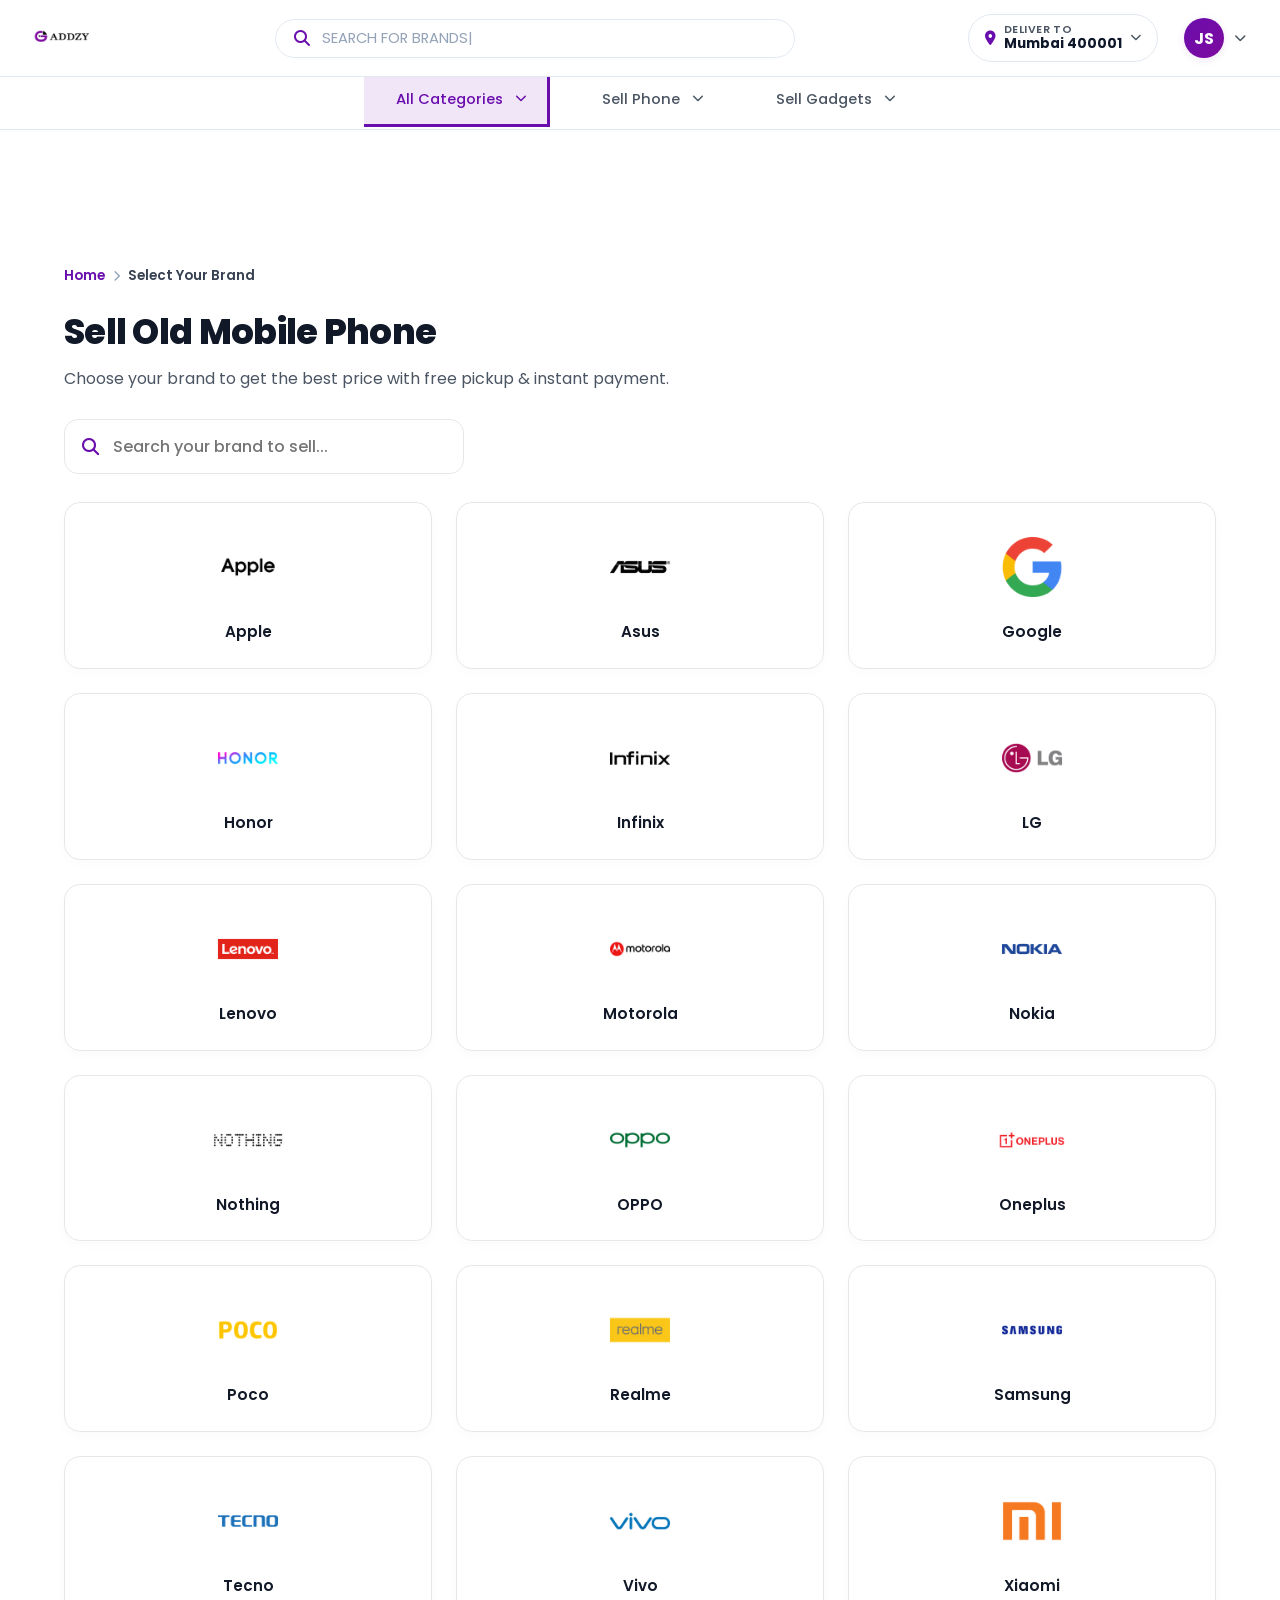
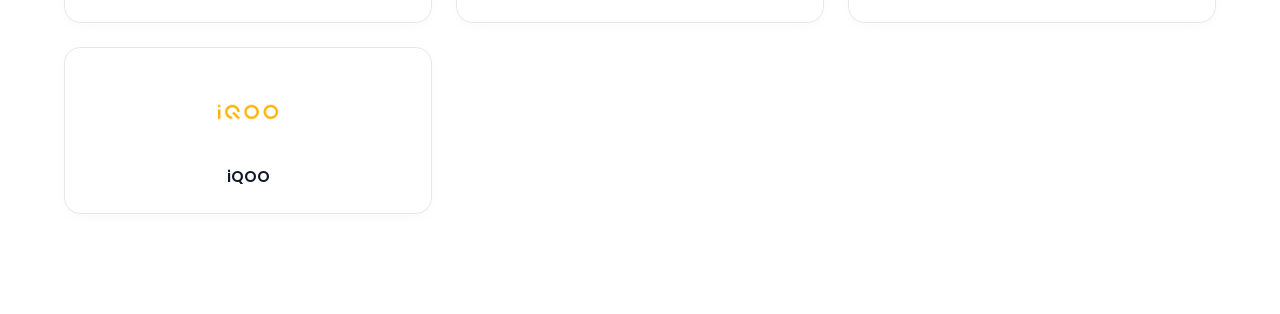
<file: pages/brand.html>
<!DOCTYPE html>
<html lang="en">
<head>
    <meta charset="UTF-8">
    <meta name="viewport" content="width=device-width, initial-scale=1.0, viewport-fit=cover">
    <title>Gaddzy Engine - Quote Calculator</title>
    <link rel="icon" type="image/png" sizes="32x32" href="../static/images/Gaddzy-Assets/favicon.png">
    <link rel="shortcut icon" href="../static/images/Gaddzy-Assets/favicon.ico">
    <link rel="apple-touch-icon" href="../static/images/Gaddzy-Assets/favicon.ico">
    
    <!-- Google Fonts: Poppins -->
    <link rel="preconnect" href="https://fonts.googleapis.com">
    <link rel="preconnect" href="https://fonts.gstatic.com" crossorigin>
    <link href="https://fonts.googleapis.com/css2?family=Poppins:wght@300;400;500;600;700&display=swap" rel="stylesheet">
    
    <!-- FontAwesome for Icons -->
    <link rel="stylesheet" href="https://cdnjs.cloudflare.com/ajax/libs/font-awesome/6.4.0/css/all.min.css">
    
    <!-- Custom CSS -->
    <link rel="stylesheet" href="../static/css/landing/landing.css">
    <link rel="stylesheet" href="../static/css/style.css">
    <style>
        /* Scoped layout fixes for Brand Page */
        body {
            display: flex !important;
            flex-direction: column !important;
            min-height: 100vh !important;
            width: 100% !important;
            background-color: var(--surface, #FFFFFF) !important;
        }

        .app-container {
            display: flex !important;
            flex-direction: column !important;
            width: 100% !important;
            flex: 1 0 auto !important;
        }

        .main-content {
            margin-left: 0 !important;
            padding-bottom: 40px !important;
            width: 100% !important;
            max-width: 100% !important;
        }

        /* ── Desktop & Tablet (min-width: 769px) ── */
        @media (min-width: 769px) {
            .brand-page-inner {
                width: 100%;
                max-width: 1200px;
                margin: 0 auto;
                padding: 36px 24px 60px;
            }

            .brand-step-heading {
                text-align: left;
                margin-bottom: 28px;
                margin-top: 0;
            }

            .page-breadcrumb {
                display: flex;
                align-items: center;
                gap: 8px;
                font-size: 0.85rem;
                font-weight: 500;
                color: var(--text-muted, #4B5563);
                margin-bottom: 16px;
            }

            .page-breadcrumb a {
                color: var(--primary, #6a0dad);
                font-weight: 600;
            }

            .page-breadcrumb a:hover {
                text-decoration: underline;
            }

            .page-breadcrumb .bc-sep {
                font-size: 0.7rem;
                color: #94A3B8;
            }

            .brand-step-heading h2 {
                font-family: 'Outfit', 'Poppins', sans-serif;
                font-size: 2.2rem;
                font-weight: 800;
                color: var(--text-main, #111827);
                margin-bottom: 8px;
                letter-spacing: -0.02em;
            }

            .brand-step-heading p {
                font-size: 1rem;
                color: var(--text-muted, #4B5563);
                line-height: 1.5;
            }

            .search-bar#brandSearchBar {
                position: relative;
                width: 100%;
                margin-bottom: 28px;
            }

            .search-bar#brandSearchBar i {
                position: absolute;
                left: 18px;
                top: 50%;
                transform: translateY(-50%);
                color: var(--primary, #6a0dad);
                font-size: 1.05rem;
                pointer-events: none;
            }

            .search-bar#brandSearchBar input {
                width: 100%;
                padding: 14px 18px 14px 48px;
                font-size: 1rem;
                font-weight: 500;
                border: 1.5px solid var(--border, #E5E8EB);
                border-radius: 14px;
                outline: none;
                background: #FFFFFF;
                transition: all 0.3s ease;
            }

            .search-bar#brandSearchBar input:focus {
                border-color: var(--primary, #6a0dad);
                box-shadow: 0 0 0 4px rgba(106, 13, 173, 0.1);
            }

            /* Desktop Brand Grid: Exactly 3 cards per row */
            #brandGrid {
                display: grid !important;
                grid-template-columns: repeat(3, 1fr) !important;
                gap: 24px !important;
                margin-top: 0 !important;
                width: 100% !important;
            }

            #brandSkeleton > div:last-child {
                grid-template-columns: repeat(3, 1fr) !important;
                gap: 24px !important;
            }

            #brandGrid .selectable-card {
                background: #FFFFFF !important;
                border: 1.5px solid var(--border, #E5E8EB) !important;
                border-radius: 16px !important;
                padding: 24px 16px !important;
                display: flex !important;
                flex-direction: column !important;
                align-items: center !important;
                justify-content: center !important;
                cursor: pointer !important;
                transition: all 0.3s cubic-bezier(0.4, 0, 0.2, 1) !important;
                box-shadow: 0 4px 12px rgba(0, 0, 0, 0.02) !important;
            }

            #brandGrid .selectable-card:hover {
                border-color: var(--primary, #6a0dad) !important;
                transform: translateY(-4px) !important;
                box-shadow: 0 12px 24px rgba(106, 13, 173, 0.1) !important;
            }

            #brandGrid .selectable-card img {
                height: 80px !important;
                max-height: 80px !important;
                width: 100% !important;
                object-fit: contain !important;
                margin-bottom: 14px !important;
                transition: transform 0.3s ease !important;
            }

            #brandGrid .selectable-card:hover img {
                transform: scale(1.05) !important;
            }

            #brandGrid .selectable-card div {
                font-weight: 600 !important;
                font-size: 0.95rem !important;
                color: var(--text-main, #111827) !important;
                text-align: center !important;
            }
        }

        /* ── Mobile-only: Brand page compact layout ── */
        @media (max-width: 768px) {

            /* Fix: landing.css sets body { padding-top: 72px } for the global header.
               style.css adds another padding-top: 80px on .main-content for its own
               mobile header — resulting in double gap. Remove the duplicate here. */
            .main-content {
                padding-top: 0 !important;
            }

            /* Heading section: tight spacing */
            .brand-step-heading {
                margin-top: 6px !important;
                margin-bottom: 12px !important;
            }

            /* Hide the descriptive subtext below the heading */
            .brand-step-heading > p {
                display: none !important;
            }

            /* Breadcrumb: smaller and tighter */
            .page-breadcrumb {
                margin-bottom: 6px !important;
                font-size: 0.72rem !important;
            }

            /* Heading: slightly smaller on mobile */
            .brand-step-heading h2 {
                font-size: 1.15rem !important;
                margin-bottom: 0 !important;
            }

            /* Search bar: tight spacing, full-width */
            #brandSearchBar {
                margin-bottom: 12px !important;
                max-width: 100% !important;
            }

            #brandSearchBar input {
                padding: 10px 14px 10px 38px !important;
                font-size: 0.88rem !important;
                border-radius: 10px !important;
            }

            /* Brand skeleton: 3-column to match actual grid */
            #brandSkeleton > div:last-child {
                grid-template-columns: repeat(3, 1fr) !important;
                gap: 8px !important;
            }

            /* Brand grid: exactly 3 columns, compact gap */
            #brandGrid {
                grid-template-columns: repeat(3, 1fr) !important;
                gap: 8px !important;
                margin-top: 0 !important;
            }

            /* Brand cards: compact padding */
            #brandGrid .selectable-card {
                padding: 10px 6px 8px !important;
                border-radius: 10px !important;
            }

            /* Brand logos: smaller, contained */
            #brandGrid .selectable-card img {
                height: 55px !important;
                width: 100% !important;
                max-width: 100% !important;
                object-fit: contain !important;
                margin-bottom: 6px !important;
            }

            /* Brand name label: smaller text */
            #brandGrid .selectable-card div {
                font-size: 0.72rem !important;
                font-weight: 600 !important;
                color: var(--text-muted) !important;
                white-space: nowrap !important;
                overflow: hidden !important;
                text-overflow: ellipsis !important;
            }
        }
    </style>
</head>
<body>
    <!-- Clean Premium Page Loader -->
    <div id="page-loader" style="position: fixed; top: 0; left: 0; width: 100vw; height: 100vh; background: #FFFFFF; display: flex; flex-direction: column; justify-content: center; align-items: center; z-index: 999999; opacity: 1; transition: opacity 0.3s ease, visibility 0.3s ease; visibility: visible;">
        <style>
            .loader-logo {
                width: 60px;
                height: 60px;
                animation: pulseText 1s infinite ease-in-out;
            }
            .loader-text {
                margin-top: 16px;
                font-family: 'Outfit', 'Poppins', sans-serif;
                font-size: 0.85rem;
                font-weight: 700;
                color: #20042f;
                letter-spacing: 0.05em;
                text-transform: uppercase;
                animation: pulseText 1s infinite ease-in-out;
            }
            @keyframes pulseText {
                0%, 100% { opacity: 0.6; transform: scale(0.98); }
                50% { opacity: 1; transform: scale(1); }
            }
        </style>
        <img src="../static/images/Gaddzy-Assets/favicon.ico" alt="Gaddzy Loader" class="loader-logo">
        <div class="loader-text">Loading GADDZY...</div>
    </div>
    <script>
        window.addEventListener('load', function() {
            var loader = document.getElementById('page-loader');
            if (loader) {
                loader.style.opacity = '0';
                loader.style.visibility = 'hidden';
                setTimeout(function() {
                    if (loader && loader.parentNode) {
                        loader.parentNode.removeChild(loader);
                    }
                }, 300);
            }
        });
    </script>

    <!-- Global Header Layout Component -->
    <script src="../static/js/global-header.js"></script>

    <div class="app-container">
        <!-- Main Content Area -->
        <main class="main-content">
            <div class="brand-page-inner">
                <!-- Step 1: Device Selection (Brand only) -->
                <div id="step1" class="calculator-step">
                    <!-- Brand Grid -->
                    <div id="brandGridContainer">
                        <div class="brand-step-heading">
                            <!-- Breadcrumb -->
                            <nav class="page-breadcrumb" id="page-breadcrumb" aria-label="Breadcrumb">
                                <a href="../index.html">Home</a>
                                <span class="bc-sep"><i class="fas fa-chevron-right"></i></span>
                                <span class="bc-current">Select Your Brand</span>
                            </nav>
                            <h2>Sell Old Mobile Phone</h2>
                            <p>Choose your brand to get the best price with free pickup &amp; instant payment.</p>
                        </div>
 
                        <!-- Skeleton loader shown while fetching -->
                        <div id="brandSkeleton">
                            <div style="height: 48px; border-radius: 12px; background: linear-gradient(90deg, #f0f0f0 25%, #e0e0e0 50%, #f0f0f0 75%); background-size: 200% 100%; animation: shimmer 1.4s infinite; margin-bottom: 25px;"></div>
                            <div style="display: grid; grid-template-columns: repeat(3, 1fr); gap: 24px;">
                                <div class="skeleton-card"></div>
                                <div class="skeleton-card"></div>
                                <div class="skeleton-card"></div>
                                <div class="skeleton-card"></div>
                                <div class="skeleton-card"></div>
                                <div class="skeleton-card"></div>
                            </div>
                        </div>
 
                        <div class="search-bar" id="brandSearchBar" style="display: none;">
                            <i class="fas fa-search"></i>
                            <input type="text" id="brandSearch" class="form-control" placeholder="Search your brand to sell...">
                        </div>
 
                        <div class="selectable-grid" id="brandGrid" style="opacity: 0; transition: opacity 0.35s ease;">
                            <!-- Dynamically populated -->
                        </div>
                    </div>
                </div>
            </div>
        </main>
    </div>
 
    <!-- Toast Container Placeholder -->
    <div id="toast-container" class="toast-container"></div>
 
    <script>
        let devicesDb = [];
        let availableBrands = [];
 
        document.addEventListener('DOMContentLoaded', async () => {
            const brandGrid = document.getElementById('brandGrid');
            const brandSearch = document.getElementById('brandSearch');
            const brandSkeleton = document.getElementById('brandSkeleton');
            const brandSearchBar = document.getElementById('brandSearchBar');
 
            // Render Brands
            function renderBrands(brandsToRender) {
                brandGrid.innerHTML = '';
                if (brandsToRender.length === 0) {
                    brandGrid.innerHTML = `<div style="grid-column: 1/-1; color: var(--text-muted); text-align: center; padding: 20px;">No brands found.</div>`;
                    return;
                }
                brandsToRender.forEach(b => {
                    const fileName = b.charAt(0).toUpperCase() + b.slice(1).toLowerCase() + '.avif';
                    const imgSrc = `../static/images/Brand-Logo/${fileName}`;
                    
                    brandGrid.innerHTML += `
                        <div class="selectable-card" onclick="selectBrand('${b}')">
                            <img src="${imgSrc}" alt="${b}">
                            <div>${b}</div>
                        </div>
                    `;
                });
            }
 
            if (brandSearch) {
                brandSearch.addEventListener('input', (e) => {
                    const term = e.target.value.toLowerCase();
                    const filtered = availableBrands.filter(b => b.toLowerCase().includes(term));
                    renderBrands(filtered);
                });
            }
 
            window.selectBrand = function(brand) {
                window.location.href = 'model.html?brand=' + encodeURIComponent(brand);
            };
 
            // Fetch devices DB to build the brands
            try {
                const res = await fetch('../data/devices_db.json');
                devicesDb = await res.json();
                availableBrands = [...new Set(devicesDb.map(d => d.brand))].sort();
                renderBrands(availableBrands);
 
                // Hide skeleton, reveal grid with fade-in
                brandSkeleton.style.display = 'none';
                brandSearchBar.style.display = 'flex';
                brandGrid.style.opacity = '1';
 
            } catch (e) {
                console.error('Failed to load devices:', e);
                brandSkeleton.innerHTML = `
                    <div style="text-align: center; padding: 40px 20px; color: var(--text-muted);">
                        <i class="fas fa-exclamation-circle" style="font-size: 2.5rem; color: var(--danger); margin-bottom: 12px; display: block;"></i>
                        <p style="font-weight: 600; font-size: 1rem; margin-bottom: 6px; color: var(--text-main);">Failed to load devices</p>
                        <p style="font-size: 0.85rem;">Please check your connection and <a href="../index.html" style="color: var(--primary); text-decoration: underline;">try again</a>.</p>
                    </div>`;
            }
        });
    </script>
    <!-- Global Footer Layout Component -->
    <script src="../static/js/global-footer.js"></script>
</body>
</html>
</file>
<file: static/css/landing/landing.css>
/* ==========================================================================
   1. CORE DESIGN SYSTEM & TOKENS
   ========================================================================== */
:root {
    --primary: #6A0088;
    --primary-hover: #52006A;
    --primary-light: #7E0A9E;
    --primary-soft: #F6EEFF;
    --primary-glow: rgba(106, 0, 136, 0.1);
    --bg-light: #FFFFFF;
    --bg-white: #FFFFFF;
    --text-dark: #0F172A;
    --text-muted: #475569;
    --text-light: #94A3B8;
    --border-color: #E2E8F0;
    --border-focus: #A855F7;
    --accent-green: #10B981;
    --accent-gold: #F59E0B;
    --accent-blue: #3B82F6;
    --shadow-sm: 0 1px 3px rgba(0, 0, 0, 0.01), 0 1px 2px rgba(0, 0, 0, 0.01);
    --shadow-md: 0 4px 12px rgba(0, 0, 0, 0.015), 0 2px 4px rgba(0, 0, 0, 0.01);
    --shadow-lg: 0 12px 24px rgba(0, 0, 0, 0.02), 0 4px 8px rgba(0, 0, 0, 0.01);
    --shadow-hover: 0 12px 28px rgba(106, 0, 136, 0.03);
    --radius-sm: 8px;
    --radius-md: 12px;
    --radius-lg: 16px;
    --radius-xl: 24px;
    --radius-full: 9999px;
    --transition: all 0.3s cubic-bezier(0.4, 0, 0.2, 1);
}

/* Reset & Base Styling */
*, *::before, *::after {
    box-sizing: border-box;
    margin: 0;
    padding: 0;
}

html {
    scroll-behavior: smooth;
    font-family: 'Plus Jakarta Sans', sans-serif;
    background-color: var(--bg-light);
    color: var(--text-dark);
    line-height: 1.5;
}

body {
    overflow-x: hidden;
    background-color: var(--bg-light);
}

a {
    text-decoration: none;
    color: inherit;
    transition: var(--transition);
}

ul {
    list-style: none;
}

img {
    max-width: 100%;
    height: auto;
    display: block;
}

button, input, select {
    font-family: inherit;
    outline: none;
    border: none;
}

.container {
    width: 100%;
    max-width: 1456px;
    margin: 0 auto;
    padding-left: 24px;
    padding-right: 24px;
    box-sizing: border-box;
}

/* Section Headings */
.section-header {
    margin-bottom: 20px;
    text-align: center;
}

.section-header.left-aligned {
    text-align: left;
}

.section-title {
    font-family: 'Outfit', sans-serif;
    font-size: 2.1rem;
    font-weight: 700;
    color: var(--text-dark);
    letter-spacing: -0.02em;
    display: flex;
    align-items: center;
    gap: 12px;
}

.section-title span.highlight {
    color: var(--primary);
}

.section-subtitle {
    font-size: 1rem;
    color: var(--text-muted);
    margin-top: 6px;
}

/* Badge Pills */
.badge {
    display: inline-flex;
    align-items: center;
    gap: 6px;
    padding: 4px 12px;
    border-radius: var(--radius-full);
    font-size: 0.75rem;
    font-weight: 700;
    text-transform: uppercase;
    letter-spacing: 0.05em;
}

.badge-purple {
    background-color: var(--primary-soft);
    color: var(--primary);
}

.badge-green {
    background-color: #E6F4EA;
    color: #137333;
}

/* Buttons */
.btn {
    display: inline-flex;
    align-items: center;
    justify-content: center;
    gap: 8px;
    padding: 12px 24px;
    border-radius: var(--radius-md);
    font-weight: 600;
    font-size: 0.95rem;
    cursor: pointer;
    transition: var(--transition);
}

.btn-primary {
    background: linear-gradient(135deg, var(--primary) 0%, var(--primary-light) 100%);
    color: #FFFFFF;
    box-shadow: 0 4px 10px rgba(106, 0, 136, 0.12);
}

.btn-primary:hover {
    background: linear-gradient(135deg, var(--primary-hover) 0%, var(--primary) 100%);
    transform: translateY(-2px);
    box-shadow: 0 6px 15px rgba(106, 0, 136, 0.18);
}

.btn-outline {
    background: transparent;
    border: 2px solid var(--primary);
    color: var(--primary);
}

.btn-outline:hover {
    background: var(--primary-soft);
}

/* ==========================================================================
   2. HEADER SECTION (Sticky, Search, Location, Profile)
   ========================================================================== */
.top-header {
    position: sticky;
    top: 0;
    z-index: 1000;
    background: rgba(255, 255, 255, 0.92);
    backdrop-filter: blur(16px);
    -webkit-backdrop-filter: blur(16px);
    border-bottom: 1px solid var(--border-color);
    box-shadow: var(--shadow-sm);
}

.header-content {
    display: flex;
    align-items: center;
    justify-content: space-between;
    height: 76px;
    gap: 20px;
}

/* Logo */
.logo {
    display: flex;
    align-items: center;
    gap: 10px;
    font-family: 'Outfit', sans-serif;
    font-size: 1.8rem;
    font-weight: 800;
    color: var(--primary);
    letter-spacing: -0.03em;
    height: 100%;
    padding-top: 0;
}

.header-logo-img {
    height: 52px; /* Perfectly aligned within 76px header with 12px breathing room */
    width: auto;
    display: block;
    max-height: 52px;
    object-fit: contain;
    transition: height 0.3s ease;
}

.logo-icon {
    width: 42px;
    height: 42px;
    background: linear-gradient(135deg, var(--primary) 0%, var(--primary-light) 100%);
    border-radius: var(--radius-md);
    display: flex;
    align-items: center;
    justify-content: center;
    color: #FFFFFF;
    font-size: 1.2rem;
    box-shadow: 0 4px 12px var(--primary-glow);
}

.logo span {
    color: var(--text-dark);
}

/* Search Bar */
.search-container {
    flex: 1;
    max-width: 520px;
    position: relative;
}
.mobile-hero-search {
    display: none;
}

.search-wrapper {
    display: flex;
    align-items: center;
    background: var(--bg-light);
    border: 1.5px solid var(--border-color);
    border-radius: var(--radius-full);
    padding: 8px 18px;
    transition: var(--transition);
}

.search-wrapper:focus-within {
    border-color: var(--primary);
    background: var(--bg-white);
    box-shadow: none;
}

.search-icon {
    color: var(--primary);
    font-size: 1rem;
    margin-right: 12px;
}

.search-input {
    width: 100%;
    background: transparent;
    font-size: 0.92rem;
    color: var(--text-dark);
}

.search-input::placeholder {
    color: var(--text-light);
}

/* Auto Search Dropdown Suggestions */
.search-dropdown {
    position: absolute;
    top: calc(100% + 8px);
    left: 0;
    right: 0;
    background: var(--bg-white);
    border-radius: var(--radius-lg);
    border: 1px solid var(--border-color);
    box-shadow: var(--shadow-lg);
    padding: 12px;
    display: none;
    z-index: 100;
}

.search-dropdown.active {
    display: block;
    animation: fadeIn 0.2s ease-out;
}

.search-item {
    display: flex;
    align-items: center;
    justify-content: space-between;
    padding: 10px 14px;
    border-radius: var(--radius-sm);
    cursor: pointer;
    transition: var(--transition);
}

.search-item:hover {
    background: var(--primary-soft);
    color: var(--primary);
}

.search-item-info {
    display: flex;
    align-items: center;
    gap: 12px;
}

.search-item-info i {
    color: var(--text-muted);
}

.search-item-price {
    font-weight: 700;
    color: var(--accent-green);
    font-size: 0.9rem;
}

/* Controls (Location & Profile) */
.user-controls {
    display: flex;
    align-items: center;
    gap: 16px;
}

/* Location Dropdown Selector */
.location-btn {
    display: flex;
    align-items: center;
    gap: 8px;
    background: var(--bg-light);
    border: 1.5px solid var(--border-color);
    padding: 8px 16px;
    border-radius: var(--radius-full);
    cursor: pointer;
    font-size: 0.88rem;
    font-weight: 600;
    color: var(--text-dark);
    transition: var(--transition);
}

.location-btn:hover {
    border-color: var(--primary);
    background: var(--primary-soft);
    color: var(--primary);
}

.location-btn i.fa-location-dot {
    color: var(--primary);
}

.location-text {
    display: flex;
    flex-direction: column;
    text-align: left;
    line-height: 1.2;
}

.location-label {
    font-size: 0.68rem;
    color: var(--text-muted);
    text-transform: uppercase;
    letter-spacing: 0.04em;
}

.location-val {
    font-size: 0.85rem;
    font-weight: 700;
}

/* Profile Dropdown */
.profile-container {
    position: relative;
}

.profile-btn {
    display: flex;
    align-items: center;
    gap: 10px;
    background: transparent;
    padding: 6px 10px;
    border-radius: var(--radius-full);
    cursor: pointer;
    transition: var(--transition);
}

.profile-btn:hover {
    background: var(--bg-light);
}

.avatar {
    width: 40px;
    height: 40px;
    border-radius: 50%;
    background: linear-gradient(135deg, var(--primary) 0%, var(--primary-light) 100%);
    color: #FFFFFF;
    display: flex;
    align-items: center;
    justify-content: center;
    font-weight: 700;
    font-size: 1rem;
    box-shadow: 0 2px 8px var(--primary-glow);
}

.profile-menu {
    position: absolute;
    top: calc(100% + 12px);
    right: 0;
    width: 240px;
    background: var(--bg-white);
    border-radius: var(--radius-lg);
    border: 1px solid var(--border-color);
    box-shadow: var(--shadow-lg);
    padding: 8px 0;
    display: none;
    z-index: 100;
}

.profile-menu.active {
    display: block;
    animation: fadeIn 0.2s ease-out;
}

.profile-menu-header {
    padding: 12px 18px;
    border-bottom: 1px solid var(--border-color);
}

.profile-name {
    font-weight: 700;
    font-size: 0.95rem;
}

.profile-email {
    font-size: 0.78rem;
    color: var(--text-muted);
}

.profile-menu a {
    display: flex;
    align-items: center;
    gap: 12px;
    padding: 10px 18px;
    font-size: 0.88rem;
    color: var(--text-dark);
    font-weight: 500;
}

.profile-menu a:hover {
    background: var(--primary-soft);
    color: var(--primary);
}

/* ==========================================================================
   3. NAVIGATION BAR (Dropdown Menus: All, Sell Phone, Sell Gadgets)
   ========================================================================== */
.main-nav {
    background: var(--bg-white);
    border-bottom: 1px solid var(--border-color);
}

.nav-content {
    display: flex;
    align-items: center;
    justify-content: center;
    gap: 32px;
    height: 52px;
}

.nav-item {
    position: relative;
    height: 100%;
    display: flex;
    align-items: center;
}

.nav-link {
    display: flex;
    align-items: center;
    gap: 8px;
    font-size: 0.92rem;
    font-weight: 600;
    color: var(--text-dark);
    cursor: pointer;
    height: 100%;
    padding: 0 4px;
    border-bottom: 3px solid transparent;
    transition: var(--transition);
}

.nav-item:hover .nav-link, .nav-link.active {
    color: var(--primary);
    border-bottom-color: var(--primary);
}

.nav-link i.fa-chevron-down {
    font-size: 0.72rem;
    transition: transform 0.2s ease;
}

.nav-item:hover .nav-link i.fa-chevron-down {
    transform: rotate(180deg);
}

/* Nav Dropdown Menu */
.nav-dropdown {
    position: absolute;
    top: 100%;
    left: 0;
    min-width: 240px;
    background: var(--bg-white);
    border-radius: 0 0 var(--radius-lg) var(--radius-lg);
    border: 1px solid var(--border-color);
    border-top: none;
    box-shadow: var(--shadow-lg);
    padding: 12px 0;
    display: none;
    z-index: 90;
}

.nav-item:hover .nav-dropdown {
    display: block;
    animation: fadeIn 0.2s ease-out;
}

.nav-dropdown-group {
    padding: 6px 0;
}

.nav-dropdown-title {
    padding: 4px 18px;
    font-size: 0.72rem;
    font-weight: 800;
    text-transform: uppercase;
    letter-spacing: 0.06em;
    color: var(--text-muted);
}

.nav-dropdown a {
    display: flex;
    align-items: center;
    justify-content: space-between;
    padding: 9px 18px;
    font-size: 0.88rem;
    font-weight: 500;
    color: var(--text-dark);
}

.nav-dropdown a:hover {
    background: var(--primary-soft);
    color: var(--primary);
    padding-left: 22px;
}

/* Mobile Nav Toggle */
.mobile-menu-toggle {
    display: none;
    font-size: 1.4rem;
    color: var(--primary);
    cursor: pointer;
}

/* ==========================================================================
   4. HERO SECTION — Two-Column: Left Content | Right Bento Cards
   ========================================================================== */
.hero-section {
    padding: 44px 0 44px;
    background: var(--bg-white);
    border-bottom: 1px solid var(--border-color);
    /* Ensure cards can overflow upward without clipping */
    overflow: visible;
}

/* ==========================================================================
   4B. HERO BANNER CAROUSEL SECTION
   ========================================================================== */
.hero-banner-section {
    margin-top: 24px;
    margin-bottom: 48px;
    width: 100%;
}

.hero-banner-carousel {
    position: relative;
    width: 100%;
    border-radius: 16px;
    overflow: hidden;
    background: linear-gradient(135deg, #1e1333 0%, #2e1045 100%);
    box-shadow: 0 10px 30px rgba(106, 13, 173, 0.12);
    border: 1px solid rgba(106, 13, 173, 0.15);
}

.banner-track-wrapper {
    width: 100%;
    overflow: hidden;
    border-radius: 16px;
    position: relative;
}

.banner-track {
    display: flex;
    width: 100%;
    transition: transform 0.45s cubic-bezier(0.25, 1, 0.5, 1);
    will-change: transform;
}

.banner-slide {
    min-width: 100%;
    width: 100%;
    flex-shrink: 0;
    display: flex;
    align-items: center;
    justify-content: center;
    background: #000000;
    overflow: hidden;
    position: relative;
}

.banner-slide-link {
    display: block;
    width: 100%;
    height: 100%;
    text-decoration: none;
}

.banner-slide img {
    width: 100%;
    height: auto;
    max-height: 420px;
    object-fit: contain;
    display: block;
    user-select: none;
    -webkit-user-drag: none;
    transition: transform 0.5s ease;
}

/* Carousel Controls: Arrows */
.banner-arrow {
    position: absolute;
    top: 50%;
    transform: translateY(-50%);
    width: 44px;
    height: 44px;
    border-radius: 50%;
    background: rgba(255, 255, 255, 0.88);
    backdrop-filter: blur(8px);
    -webkit-backdrop-filter: blur(8px);
    color: var(--primary);
    border: 1px solid rgba(255, 255, 255, 0.6);
    display: flex;
    align-items: center;
    justify-content: center;
    font-size: 1.1rem;
    cursor: pointer;
    z-index: 10;
    transition: all 0.25s ease;
    box-shadow: 0 4px 14px rgba(0, 0, 0, 0.15);
}

.banner-arrow-prev {
    left: 16px;
}

.banner-arrow-next {
    right: 16px;
}

.banner-arrow:hover {
    background: var(--primary);
    color: #FFFFFF;
    transform: translateY(-50%) scale(1.1);
    box-shadow: 0 6px 18px rgba(106, 13, 173, 0.35);
}

.banner-arrow:active {
    transform: translateY(-50%) scale(0.96);
}

/* Carousel Controls: Pagination Dots */
.banner-pagination {
    display: flex;
    align-items: center;
    justify-content: center;
    gap: 8px;
    margin-top: 14px;
}

.banner-dot {
    width: 10px;
    height: 10px;
    border-radius: 50%;
    background: #CBD5E1;
    border: none;
    padding: 0;
    cursor: pointer;
    transition: all 0.3s cubic-bezier(0.4, 0, 0.2, 1);
}

.banner-dot:hover {
    background: #94A3B8;
}

.banner-dot.active {
    width: 30px;
    border-radius: 999px;
    background: var(--primary);
    box-shadow: 0 2px 8px rgba(106, 13, 173, 0.3);
}

@media (max-width: 768px) {
    .hero-banner-section {
        margin-top: 16px;
        margin-bottom: 28px;
    }
    .hero-banner-carousel {
        border-radius: 12px;
    }
    .banner-track-wrapper {
        border-radius: 12px;
    }
    .banner-slide img {
        max-height: 240px;
    }
    .banner-arrow {
        width: 36px;
        height: 36px;
        font-size: 0.9rem;
    }
    .banner-arrow-prev {
        left: 8px;
    }
    .banner-arrow-next {
        right: 8px;
    }
    .banner-pagination {
        margin-top: 10px;
        gap: 6px;
    }
    .banner-dot {
        width: 8px;
        height: 8px;
    }
    .banner-dot.active {
        width: 22px;
    }
}

/* ── Two-column grid ── */
.hero-grid {
    display: grid;
    grid-template-columns: 1fr 1fr;
    gap: 56px;
    align-items: center;
}

/* ── Left: text content ── */
.hero-left {
    display: flex;
    flex-direction: column;
    align-items: flex-start;
    gap: 16px;
    text-align: left;
}

.breadcrumb {
    display: flex;
    align-items: center;
    gap: 6px;
    font-size: 0.8rem;
    font-weight: 600;
    color: var(--text-muted);
    white-space: nowrap;
    overflow: hidden;
    max-width: 100%;
    flex-wrap: nowrap;
}

.breadcrumb a {
    color: var(--primary);
    white-space: nowrap;
    overflow: hidden;
    text-overflow: ellipsis;
    max-width: 120px;
    display: inline-block;
    vertical-align: middle;
}

.breadcrumb a:hover {
    text-decoration: underline;
}

.breadcrumb i {
    font-size: 0.65rem;
    color: var(--text-light);
    flex-shrink: 0;
}

.breadcrumb span.bc-current {
    white-space: nowrap;
    overflow: hidden;
    text-overflow: ellipsis;
    max-width: 160px;
    display: inline-block;
    vertical-align: middle;
    color: var(--text-muted);
}

.hero-page-title {
    font-family: 'Outfit', sans-serif;
    font-size: 2.8rem;
    font-weight: 800;
    line-height: 1.15;
    color: var(--text-dark);
    letter-spacing: -0.03em;
}

.hero-page-title span {
    color: var(--primary);
    background: linear-gradient(135deg, var(--primary) 0%, var(--primary-light) 100%);
    -webkit-background-clip: text;
    background-clip: text;
    -webkit-text-fill-color: transparent;
}

/* ==========================================================================
   HERO BRAND SEARCH FIELD
   ========================================================================== */
.hero-brand-search-wrapper {
    position: relative;
    width: 100%;
}

.hero-brand-search-field {
    display: flex;
    align-items: center;
    gap: 10px;
    background: #FFFFFF;
    border: 1.5px solid var(--border-color);
    border-radius: var(--radius-md);
    padding: 12px 16px;
    cursor: text;
    transition:
        border-color 260ms cubic-bezier(0.4, 0, 0.2, 1),
        box-shadow   260ms cubic-bezier(0.4, 0, 0.2, 1);
}

.hero-brand-search-field:hover {
    border-color: #C4A8E8;
}

.hero-brand-search-field:focus-within {
    border-color: var(--primary);
    box-shadow: 0 0 0 3px rgba(106, 0, 136, 0.10);
}

.hero-brand-search-icon {
    color: var(--primary);
    font-size: 0.95rem;
    flex-shrink: 0;
    pointer-events: none;
}

.hero-brand-search-input {
    flex: 1;
    background: transparent;
    border: none;
    outline: none;
    font-size: 0.97rem;
    font-weight: 500;
    color: var(--text-dark);
    line-height: 1.4;
    min-width: 0;
}

.hero-brand-search-input::placeholder {
    color: var(--text-light);
    font-weight: 400;
}

.hero-brand-search-chevron {
    font-size: 0.72rem;
    color: var(--text-muted);
    flex-shrink: 0;
    pointer-events: none;
    transition: transform 240ms cubic-bezier(0.4, 0, 0.2, 1);
}

.hero-brand-search-wrapper.is-open .hero-brand-search-chevron {
    transform: rotate(180deg);
}

/* Brand dropdown */
.hero-brand-dropdown {
    position: absolute;
    top: calc(100% + 6px);
    left: 0;
    right: 0;
    background: #FFFFFF;
    border: 1.5px solid var(--border-color);
    border-radius: var(--radius-md);
    padding: 6px 0;
    z-index: 200;
    max-height: 280px;
    overflow-y: auto;
    scrollbar-width: thin;
    scrollbar-color: var(--border-color) transparent;
    /* hidden by default */
    display: none;
    box-shadow: 0 8px 24px rgba(0, 0, 0, 0.07);
    animation: heroBrandDropIn 200ms cubic-bezier(0.4, 0, 0.2, 1) forwards;
}

@keyframes heroBrandDropIn {
    from { opacity: 0; transform: translateY(-6px); }
    to   { opacity: 1; transform: translateY(0); }
}

.hero-brand-dropdown.is-open {
    display: block;
}

.hero-brand-dropdown::-webkit-scrollbar {
    width: 4px;
}
.hero-brand-dropdown::-webkit-scrollbar-track {
    background: transparent;
}
.hero-brand-dropdown::-webkit-scrollbar-thumb {
    background: var(--border-color);
    border-radius: 4px;
}

/* Each brand row */
.hero-brand-option {
    display: flex;
    align-items: center;
    gap: 12px;
    padding: 10px 16px;
    cursor: pointer;
    font-size: 0.92rem;
    font-weight: 500;
    color: var(--text-dark);
    transition: background 180ms ease, color 180ms ease;
}

.hero-brand-option:hover,
.hero-brand-option.is-highlighted {
    background: var(--primary-soft);
    color: var(--primary);
}

.hero-brand-option img {
    height: 22px;
    width: 36px;
    object-fit: contain;
    flex-shrink: 0;
    opacity: 0.85;
}

.hero-brand-option:hover img,
.hero-brand-option.is-highlighted img {
    opacity: 1;
}

.hero-brand-no-results {
    padding: 14px 16px;
    font-size: 0.9rem;
    color: var(--text-muted);
    text-align: center;
}

/* Responsive */
@media (max-width: 992px) {
    .hero-brand-search-wrapper {
        width: 100%;
    }
}

@media (max-width: 768px) {
    .hero-brand-search-field {
        padding: 13px 14px;
        min-height: 48px;
    }

    .hero-brand-search-input {
        font-size: 1rem;
    }

    .hero-brand-dropdown {
        max-height: 240px;
    }
}

/* ── Right: Bento wrapper ── */
.hero-bento {
    display: flex;
    flex-direction: column;
    gap: 12px;
    overflow: visible;        /* watch card pop-out still escapes */
    padding-top: 4px;
}

/* Top row: two square cards side by side */
.hero-bento-row {
    display: grid;
    grid-template-columns: 1fr 1fr;
    gap: 12px;
}

/* ════════════════════════════════════════════════════
   BASE CARD  —  shared by all three cards
════════════════════════════════════════════════════ */
.hbc {
    position: relative;
    display: flex;
    flex-direction: column;
    align-items: flex-start;
    justify-content: flex-start;
    border-radius: 20px;
    border: 1.5px solid var(--border-color);
    background: var(--bg-white);
    padding: 20px 20px 18px;
    text-decoration: none;
    cursor: pointer;
    /* GPU-friendly transitions — layout stays rigid */
    transition:
        border-color 400ms cubic-bezier(0.16, 1, 0.3, 1),
        box-shadow   400ms cubic-bezier(0.16, 1, 0.3, 1);
    /* overflow:hidden for Mobile/Tablet clip; overridden for Watch */
    overflow: hidden;
    isolation: isolate;
}

/* ── Square cards (Mobile + Tablet) ── */
.hbc--mobile,
.hbc--tablet {
    min-height: 200px;
}

/* ── Wide card (Smart Watch) ── */
.hbc--watch {
    min-height: 120px;
    padding: 20px 28px;
}

/* ════════════════════════════════════════════════════
   CLIP LAYER  —  Shared by all cards
   Fills the card interior, clips the bg-reveal + image
════════════════════════════════════════════════════ */
.hbc-clip {
    position: absolute;
    inset: 0;
    border-radius: inherit;
    overflow: hidden;          /* hard clip at card boundary */
    pointer-events: none;      /* clicks fall through to the <a> */
    z-index: 0;
}

/* ══════════════════════════════════════════════════
   PREMIUM SVG WAVE BACKDROP
   Default: hidden outside bottom-right, opacity 0
   Hover-in:  slides diagonally ↖ into card (leads image by ~80ms)
   Hover-out: lingers after image departs
══════════════════════════════════════════════════ */
.hbc-wave-svg {
    position: absolute;
    /* Oversized so no white gap during diagonal slide */
    width: 92%;
    height: 92%;
    bottom: -4%;
    right: -4%;
    z-index: 1;
    pointer-events: none;
    user-select: none;
    overflow: visible;

    /* DEFAULT HIDDEN STATE — pushed diagonally outside the card */
    opacity: 0;
    transform: translate(56px, 56px) scale(1.06) rotate(-2deg);
    transform-origin: bottom right;

    /* Exit timing: wave lingers 80ms after image departs */
    transition:
        opacity   800ms cubic-bezier(0.16, 1, 0.3, 1) 80ms,
        transform 800ms cubic-bezier(0.16, 1, 0.3, 1) 80ms;
    will-change: transform, opacity;
}

/* HOVER-IN: SVG arrives before the image (no delay here = 80ms lead) */
.hbc:hover .hbc-wave-svg {
    opacity: 0.93;
    transform: translate(0, 0) scale(1) rotate(0deg);
    transition:
        opacity   760ms cubic-bezier(0.16, 1, 0.3, 1) 0ms,
        transform 760ms cubic-bezier(0.16, 1, 0.3, 1) 0ms;
}

/* ── Device image — static artwork inside clip layer ── */
.hbc-reveal-img {
    position: absolute;
    bottom: -5%;
    right: -2%;
    width: auto;
    height: 80%;          
    max-height: 160px;
    object-fit: contain;
    user-select: none;
    pointer-events: none;
    z-index: 2;

    /* STATIC IMAGE: always fully visible, no transform or animation */
    opacity: 1 !important;
    transform: none !important;
    transition: none !important;
}

/* HOVER-IN: static image maintains position, subtle shadow enhancement */
.hbc:hover .hbc-reveal-img {
    opacity: 1 !important;
    transform: none !important;
    filter: drop-shadow(0 8px 16px rgba(106, 0, 136, 0.15));
    transition: none !important;
}

/* Tablet image specific adjustment */
.hbc--tablet .hbc-reveal-img {
    bottom: -5%;
    right: -2%;
    height: 80%;
    max-height: 160px;
}

/* Watch image specific sizing */
.hbc--watch .hbc-reveal-img {
    bottom: -5%;
    right: 4%; /* slightly inwards for wider watch card */
    height: 85%;
    max-height: 140px;
}

/* Watch card: SVG must span full width — wide card needs full coverage */
.hbc--watch .hbc-wave-svg {
    width: 105%;
    height: 105%;
    bottom: -2%;
    right: -5%;
}

/* ── Border and shadow reaction on hover ── */
.hbc:hover {
    /* Removed stroke and shadow as requested */
    border-color: var(--border-color);
    box-shadow: none;
    background: var(--bg-white);
}

/* ════════════════════════════════════════════════════
   LABEL ROW  —  shared by all three cards
════════════════════════════════════════════════════ */
.hbc-label {
    position: relative;
    z-index: 3;
    display: flex;
    flex-direction: column; /* Stack arrow below text */
    align-items: flex-start;
    justify-content: flex-start;
    width: 100%;
    gap: 12px;
    flex-shrink: 0;
}

.hbc-title {
    font-size: clamp(1.5rem, 1.7vw, 2rem);
    font-weight: 800;
    line-height: 1.1;
    letter-spacing: -0.03em;
    color: var(--text-dark);
    text-transform: uppercase;
    transition: transform 350ms cubic-bezier(0.22, 1, 0.36, 1), color 350ms ease;
    display: block;
}

/* On hover, title subtle interaction */
.hbc:hover .hbc-title {
    color: var(--primary);
    transform: translateY(-2px);
}

.hbc-arrow {
    font-size: 1rem;
    color: var(--text-muted);
    transition:
        transform 280ms cubic-bezier(0.16, 1, 0.3, 1),
        color     280ms cubic-bezier(0.16, 1, 0.3, 1);
}

/* On hover, arrow shifts right */
.hbc:hover .hbc-arrow {
    transform: translateX(4px);
    color: var(--primary);
}

/* ── Reduced motion ── */
@media (prefers-reduced-motion: reduce) {
    .hbc-reveal-img,
    .hbc-wave-svg,
    .hbc,
    .hbc-arrow {
        transition: none !important;
    }
}

/* ==========================================================================
   LEGACY HERO RIGHT (now unused – kept for safety, display:none)
   ========================================================================== */
.hero-right,
.model-search-header,
.model-search-box,
.model-input-wrapper,
.model-input,
.model-quick-tags,
.quick-tag {
    display: none;
}


/* ==========================================================================
   5. BRAND SELECTION SECTION (Grid: 6 Desktop, 4 Tablet, 2 Mobile)
   ========================================================================== */
.brand-section {
    padding: 80px 0;
}

.brand-grid {
    display: grid;
    grid-template-columns: repeat(6, 1fr);
    gap: 20px;
}

.brand-card {
    background: var(--bg-white);
    border-radius: var(--radius-lg);
    padding: 24px 16px;
    display: flex;
    flex-direction: column;
    align-items: center;
    justify-content: center;
    gap: 12px;
    border: 1.5px solid var(--border-color);
    box-shadow: var(--shadow-sm);
    cursor: pointer;
    transition: var(--transition);
    text-align: center;
    position: relative;
    overflow: hidden;
}

.brand-card::before {
    content: '';
    position: absolute;
    top: 0;
    left: 0;
    right: 0;
    height: 4px;
    background: linear-gradient(90deg, var(--primary) 0%, var(--primary-light) 100%);
    opacity: 0;
    transition: var(--transition);
}

.brand-card:hover {
    transform: translateY(-6px);
    border-color: var(--primary);
    box-shadow: var(--shadow-hover);
}

.brand-card:hover::before {
    opacity: 1;
}

.brand-logo-wrap {
    width: 60px;
    height: 60px;
    display: flex;
    align-items: center;
    justify-content: center;
    background: var(--bg-light);
    border-radius: 50%;
    transition: var(--transition);
}

.brand-card:hover .brand-logo-wrap {
    background: var(--primary-soft);
    transform: scale(1.1);
}

.brand-logo-wrap i {
    font-size: 2rem;
    color: var(--text-dark);
    transition: var(--transition);
}

.brand-card:hover .brand-logo-wrap i {
    color: var(--primary);
}

.brand-name {
    font-size: 1rem;
    font-weight: 700;
    color: var(--text-dark);
}

/* Custom Styled Brand Icons for vector look */
.brand-card .brand-text-logo {
    font-family: 'Outfit', sans-serif;
    font-weight: 800;
    font-size: 1.2rem;
    color: var(--text-dark);
}

.brand-card:hover .brand-text-logo {
    color: var(--primary);
}

/* ==========================================================================
   6. HOW GADDZY WORKS — Cinematic Scroll-Driven Horizontal Roadmap
   ========================================================================== */

/* ---- Outer wrapper (no longer creates scroll travel height) ---- */
.roadmap-scroll-wrapper {
    height: auto;
    position: relative;
    background: transparent;
}

/* ---- Section viewport (normal flow, not sticky) ---- */
.roadmap-sticky {
    position: relative;
    height: auto;
    width: 100%;
    display: flex;
    flex-direction: column;
    align-items: center;
    justify-content: center;
    overflow: visible;
    background: #FFFFFF;
    border-top: 1px solid var(--border-color);
    border-bottom: 1px solid var(--border-color);
    padding: 64px 0 72px;
    box-sizing: border-box;
}

/* ---- Ambient glow orbs ---- */
.roadmap-ambient {
    position: absolute;
    inset: 0;
    pointer-events: none;
    overflow: hidden;
    opacity: 0.02; /* Extremely faint ambient light, exactly 2% */
}

.ambient-orb {
    position: absolute;
    border-radius: 50%;
    filter: blur(100px);
    opacity: 0.8;
    animation: orbDrift 10s ease-in-out infinite alternate;
}

.orb-1 {
    width: 600px;
    height: 600px;
    background: radial-gradient(circle, #7B1FD0 0%, transparent 70%);
    top: -150px;
    left: -100px;
    animation-delay: 0s;
}

.orb-2 {
    width: 500px;
    height: 500px;
    background: radial-gradient(circle, #9A4DFF 0%, transparent 70%);
    top: 30%;
    right: -100px;
    animation-delay: -3s;
}

.orb-3 {
    width: 400px;
    height: 400px;
    background: radial-gradient(circle, #5B0EA8 0%, transparent 70%);
    bottom: -100px;
    left: 35%;
    animation-delay: -5s;
}

@keyframes orbDrift {
    0%   { transform: translateY(0px) scale(1); }
    100% { transform: translateY(40px) scale(1.1); }
}

/* ---- Section header ---- */
.roadmap-header {
    text-align: center;
    margin-bottom: 12px;
    position: relative;
    z-index: 10;
    opacity: 0;
    transform: translateY(16px);
    transition: opacity 0.8s cubic-bezier(0.4, 0, 0.2, 1),
                transform 0.8s cubic-bezier(0.4, 0, 0.2, 1);
}

.roadmap-header.is-visible {
    opacity: 1;
    transform: translateY(0);
}

.roadmap-title {
    font-family: 'Outfit', sans-serif;
    font-size: clamp(1.8rem, 3.2vw, 2.5rem); /* slightly scaled down title */
    font-weight: 800;
    color: var(--text-dark);
    letter-spacing: -0.03em;
    margin-bottom: 6px;
}

.roadmap-title .highlight {
    background: linear-gradient(135deg, #5B0EA8 0%, #9A4DFF 100%);
    -webkit-background-clip: text;
    -webkit-text-fill-color: transparent;
    background-clip: text;
}

.roadmap-subtitle {
    font-size: 0.95rem; /* slightly smaller subtitle */
    color: var(--text-muted);
    letter-spacing: 0.01em;
}

/* ---- Roadmap canvas ---- */
.roadmap-canvas {
    position: relative;
    width: min(1160px, 96vw);
    margin: 0 auto;
    z-index: 10;
    padding-top: 24px;
}

/* Hide connecting path and progress lines */
.roadmap-svg,
.mobile-progress-line,
.mobile-background-line,
.roadmap-progress {
    display: none !important;
}

/* ═══════════════════════════════════════════════════════
   INDEPENDENT 3-STEP CARDS GRID
   ═══════════════════════════════════════════════════════ */

.pin-markers {
    position: relative;
    top: auto;
    left: auto;
    right: auto;
    height: auto;
    display: grid;
    grid-template-columns: repeat(3, 1fr);
    gap: 28px;
    width: 100%;
    padding: 16px 0;
    pointer-events: auto;
}

/* Individual step card wrapper */
.roadmap-step.pin-marker {
    position: relative;
    top: auto !important;
    left: auto !important;
    transform: none !important;
    display: flex;
    flex-direction: column;
    align-items: flex-start;
    width: 100%;
    height: auto;
    pointer-events: auto;
    opacity: 1 !important;
    transition: none !important;
}

/* ── Step Icon Pin Circle ── */
.pin-head {
    position: relative;
    top: auto;
    left: auto;
    transform: none !important;
    width: 44px;
    height: 44px;
    z-index: 10;
    margin-bottom: 16px;
    cursor: default;
    transition: transform 500ms cubic-bezier(.22, 1, .36, 1);
}

.pin-circle {
    width: 44px;
    height: 44px;
    border-radius: 50%;
    background: #FFFFFF;
    border: 2px solid #E7D8FF;
    display: flex;
    align-items: center;
    justify-content: center;
    box-shadow: 0 0 0 4px rgba(106, 13, 173, 0.03);
    transition: all 500ms cubic-bezier(.22, 1, .36, 1);
}

/* ── Card Styling (Subdued Inactive State) ── */
.pin-card {
    position: relative;
    bottom: auto;
    left: auto !important;
    right: auto !important;
    transform: translateY(0) scale(0.98);
    width: 100%;
    opacity: 0.55;          /* Subdued/faded inactive state */
    background: #FFFFFF;
    border: 1.5px solid var(--border-color, #E2E8F0);
    border-radius: 24px;
    padding: 32px 28px;
    text-align: left;
    box-shadow: 0 10px 30px rgba(0, 0, 0, 0.03);
    z-index: 20;
    white-space: normal;
    transition: 
        transform 500ms cubic-bezier(.22, 1, .36, 1),
        opacity 500ms cubic-bezier(.22, 1, .36, 1),
        border-color 500ms cubic-bezier(.22, 1, .36, 1),
        box-shadow 500ms cubic-bezier(.22, 1, .36, 1);
    pointer-events: auto;
}

.pin-card--right,
.pin-card--left {
    left: auto;
    right: auto;
    transform: translateY(0) scale(0.98);
}

/* ── Card Typography ── */
.pin-step-num {
    display: block;
    font-family: 'Outfit', sans-serif;
    font-size: 3rem;
    font-weight: 900;
    color: rgba(74, 0, 128, 0.14);
    line-height: 1;
    margin-bottom: 8px;
    transition: color 500ms ease;
}

.pin-card-title {
    font-family: 'Outfit', sans-serif;
    font-size: 2rem;
    font-weight: 800;
    color: #1D1D1F;
    margin-bottom: 10px;
    letter-spacing: -0.03em;
    line-height: 1.15;
    transition: color 500ms ease;
}

.pin-card-desc {
    font-size: 1.05rem;
    font-weight: 500;
    color: #5F6370;
    line-height: 1.7;
    margin: 0;
    transition: color 500ms ease;
}

/* ═══════════  ACTIVE STEP HIGHLIGHT & ELEVATION  ═══════════ */

.roadmap-step.pin-marker.is-active .pin-head {
    transform: scale(1.1) !important;
}

.roadmap-step.pin-marker.is-active .pin-circle {
    border-color: #6A0DAD;
    background: var(--primary-soft, #F6EEFF);
    box-shadow: 
        0 0 16px rgba(106, 13, 173, 0.22),
        0 0 0 6px rgba(106, 13, 173, 0.08);
}

.roadmap-step.pin-marker.is-active .pin-card {
    opacity: 1 !important;
    transform: translateY(-6px) scale(1.02) !important;
    border-color: #6A0DAD !important;
    box-shadow: 0 20px 45px rgba(106, 13, 173, 0.12) !important;
}

.roadmap-step.pin-marker.is-active .pin-step-num {
    color: rgba(106, 13, 173, 0.28);
}


/* ── Progress dots bar ── */
.roadmap-progress {
    position: relative;
    z-index: 10;
    margin-top: 16px; /* reduced space */
    display: flex;
    flex-direction: column;
    align-items: center;
    gap: 14px;
    opacity: 0;
    transition: opacity 0.6s ease 0.4s;
}

.roadmap-progress.is-visible {
    opacity: 1;
}

.progress-dots {
    display: flex;
    align-items: center;
    gap: 0;
}

.prog-dot {
    width: 14px;
    height: 14px;
    border-radius: 50%;
    background: #FFFFFF;
    border: 2px solid #E2E8F0;
    cursor: pointer;
    transition: background 0.4s ease, transform 0.4s ease, border-color 0.4s ease;
    position: relative;
    z-index: 2;
    flex-shrink: 0;
    box-shadow: 0 2px 4px rgba(0, 0, 0, 0.04);
}

.prog-dot--active,
.prog-dot.is-done {
    background: #7B1FD0;
    border-color: #9A4DFF;
    transform: scale(1.35);
}

.prog-line {
    width: 80px;
    height: 3px;
    background: #E2E8F0;
    border-radius: 999px;
    overflow: hidden;
    position: relative;
}

.prog-line-fill {
    height: 100%;
    width: 0%;
    background: linear-gradient(90deg, #5B0EA8, #9A4DFF);
    border-radius: 999px;
    transition: width 0.4s cubic-bezier(0.4, 0, 0.2, 1);
}

.roadmap-scroll-hint {
    font-size: 0.82rem;
    color: var(--text-muted);
    font-weight: 500;
    display: flex;
    align-items: center;
    gap: 6px;
    animation: hintBounce 2s ease-in-out infinite;
}

.roadmap-scroll-hint.is-done {
    opacity: 0;
    transition: opacity 0.4s ease;
}

@keyframes hintBounce {
    0%, 100% { transform: translateY(0); }
    50%       { transform: translateY(5px); }
}

/* ── Mobile: vertical stacked pins, no scroll dependency ── */
@media (max-width: 768px) {
    /* Wrapper and sticky are already height:auto/position:relative — no override needed */

    .roadmap-sticky {
        padding: 48px 0 56px;
        overflow: hidden;
    }

    .roadmap-header {
        opacity: 1;
        transform: none;
        padding: 0 20px;
        margin-bottom: 32px;
    }

    .roadmap-canvas {
        width: 100%;
        padding: 0 20px;
        padding-top: 0;
    }

    .roadmap-svg { display: none; }

    .pin-markers {
        position: static;
        height: auto;
        display: flex;
        flex-direction: column;
        gap: 32px;
        padding: 20px 0;
    }

    .roadmap-step.pin-marker {
        position: relative;
        transform: none;
        display: flex;
        flex-direction: column;
        align-items: center;
        width: 100%;
        height: auto;
    }

    /* On mobile reveal all pins immediately and stack them vertically */
    .roadmap-step.pin-marker .pin-head {
        position: relative;
        top: auto;
        left: auto;
        transform: none !important;
        width: 44px;
        height: 44px;
        margin-bottom: 16px;
        opacity: 1 !important;
        animation: none !important;
    }

    /* Active scale is reset on mobile since we use border highlight instead */
    .roadmap-step.pin-marker.is-active .pin-head {
        transform: none !important;
    }

    .roadmap-step.pin-marker .pin-card {
        position: relative;
        bottom: auto;
        left: auto !important;
        right: auto !important;
        transform: translateY(0) scale(0.97) !important;
        width: 100%;
        max-width: 320px;
        margin: 0 auto;
        opacity: 0.35 !important;
        pointer-events: none;
        animation: none !important;
        box-shadow: 0 8px 24px rgba(74, 0, 128, 0.04);
        padding: 24px 20px;
        transition:
            opacity 600ms cubic-bezier(.22, 1, .36, 1),
            transform 600ms cubic-bezier(.22, 1, .36, 1),
            border-color 600ms ease !important;
    }

    .roadmap-step.pin-marker.is-active .pin-card {
        opacity: 1 !important;
        transform: translateY(0) scale(1) !important;
        border-color: #6A0DAD;
        pointer-events: all;
    }

    .roadmap-progress { display: none; }
}


/* ==========================================================================
   7. HOT DEALS SECTION (Exchange & Refurbished Offers)
   ========================================================================== */
.deals-section {
    padding: 80px 0;
}

.deals-grid {
    display: grid;
    grid-template-columns: repeat(2, 1fr);
    gap: 28px;
}

.deal-card {
    border-radius: var(--radius-xl);
    padding: 40px;
    display: flex;
    justify-content: space-between;
    align-items: stretch;
    position: relative;
    overflow: hidden;
    color: #FFFFFF;
    box-shadow: var(--shadow-lg);
    transition: var(--transition);
    min-height: 240px;
}

.deal-card:hover {
    transform: translateY(-6px);
    box-shadow: var(--shadow-hover);
}

.deal-card-1 {
    background: linear-gradient(135deg, #580873 0%, #6A0088 60%, #7C009E 100%);
}

.deal-card-2 {
    background: linear-gradient(135deg, #231C35 0%, #3B1C56 60%, #521870 100%);
}

.deal-info {
    max-width: 60%;
    z-index: 2;
    display: flex;
    flex-direction: column;
    justify-content: space-between;
    align-items: flex-start;
    height: 100%;
}

.deal-tag {
    display: inline-block;
    background: rgba(255, 255, 255, 0.2);
    backdrop-filter: blur(8px);
    padding: 4px 14px;
    border-radius: var(--radius-full);
    font-size: 0.78rem;
    font-weight: 700;
    text-transform: uppercase;
    letter-spacing: 0.05em;
    margin-bottom: 14px;
}

.deal-title {
    font-family: 'Outfit', sans-serif;
    font-size: 1.75rem;
    font-weight: 800;
    line-height: 1.2;
    margin-bottom: 20px;
}

.deal-arrow-btn {
    width: 48px;
    height: 48px;
    background: #FFFFFF;
    color: var(--primary);
    border-radius: 50%;
    display: flex;
    align-items: center;
    justify-content: center;
    font-size: 1.2rem;
    cursor: pointer;
    transition: var(--transition);
    box-shadow: 0 4px 14px rgba(0, 0, 0, 0.2);
}

.deal-card:hover .deal-arrow-btn {
    transform: translateX(6px) scale(1.1);
    background: var(--primary-soft);
    color: var(--primary);
}

.deal-image-wrap {
    position: absolute;
    right: -20px;
    bottom: -20px;
    width: 220px;
    height: 220px;
    display: flex;
    align-items: center;
    justify-content: center;
    opacity: 0.85;
    transition: var(--transition);
}

.deal-card:hover .deal-image-wrap {
    transform: scale(1.08) rotate(-4deg);
    opacity: 1;
}

.deal-image-wrap i {
    font-size: 10rem;
    color: rgba(255, 255, 255, 0.25);
}

/* ==========================================================================
   8. WHY US SECTION (Cinematic Interactive Expanding Card Slider)
   ========================================================================== */
.why-section {
    padding: 80px 0;
    background: #FFFFFF; /* pure white background */
    position: relative;
    overflow: hidden;
    border-top: 1px solid var(--border-color);
}

/* Header layout with navigation arrows on top-right */
.why-section-header {
    display: flex;
    align-items: flex-end;
    justify-content: space-between;
    margin-bottom: 40px;
    position: relative;
    z-index: 10;
}

.why-section-header .section-header-left {
    max-width: 700px;
}

.why-nav-buttons {
    display: flex;
    gap: 12px;
    margin-bottom: 8px;
}

.why-nav-btn {
    width: 46px;
    height: 46px;
    border-radius: 50%;
    background: #FFFFFF;
    border: 1.5px solid var(--border-color);
    color: var(--text-dark);
    display: flex;
    align-items: center;
    justify-content: center;
    cursor: pointer;
    font-size: 1rem;
    transition: all 300ms ease;
    box-shadow: 0 2px 4px rgba(0, 0, 0, 0.02);
}

.why-nav-btn:hover {
    border-color: var(--primary);
    color: var(--primary);
    transform: scale(1.05);
    box-shadow: 0 4px 12px rgba(123, 31, 208, 0.08);
}

/* Slider containers */
.why-slider-wrapper {
    position: relative;
    width: 100%;
    overflow: visible;
}

.why-slider {
    display: flex;
    gap: 16px;
    width: 100%;
    min-height: 440px; /* increased to prevent overlapping */
}

/* Individual card styling */
.why-card {
    height: 440px; /* increased to prevent overlapping */
    border-radius: 28px;          /* rounded corners 28px */
    background: #FFFFFF;          /* kept clean white background */
    border: 1.5px solid #E7EAF5;  /* subtle border #E7EAF5 */
    box-shadow: 0 12px 35px rgba(20, 20, 40, 0.06); /* soft shadow */
    overflow: hidden;
    position: relative;
    cursor: pointer;
    display: flex;
    flex-direction: column;
    /* Default collapsed state */
    flex: 1;
    min-width: 72px;
    transition: 
        flex 600ms cubic-bezier(.22, 1, .36, 1),
        border-color 450ms cubic-bezier(.22, 1, .36, 1),
        transform 450ms cubic-bezier(.22, 1, .36, 1),
        box-shadow 600ms cubic-bezier(.22, 1, .36, 1),
        background-color 400ms ease;
}

.why-card:hover {
    border-color: #6A0DAD;        /* border changes to brand purple */
    transform: translateY(-8px);  /* card slightly lifts 8px */
    box-shadow: 0 18px 40px rgba(75, 0, 130, 0.1);
}

.why-card:hover .collapsed-title {
    color: #1E293B;               /* vertical text becomes darker */
}

.why-card:hover .collapsed-icon {
    color: #6A0DAD;               /* icon changes to brand purple */
}

/* Active/Expanded card */
.why-card.active {
    flex: 4.8;
    cursor: default;
    background: linear-gradient(135deg, #32004D 0%, #4B0082 50%, #6A0DAD 100%);
    border: 1px solid rgba(255, 255, 255, 0.10); /* subtle luxury border */
    transform: translateY(0);     /* no lift when active */
    box-shadow: 
        inset 0 1px 0 rgba(255, 255, 255, 0.08),  /* inner highlight */
        0 30px 70px rgba(75, 0, 130, 0.22);       /* outer shadow */
}

/* Subtle radial glow in the center using accent glow at 12% opacity */
.why-card.active::before {
    content: '';
    position: absolute;
    inset: 0;
    background: radial-gradient(circle at center, rgba(156, 77, 255, 0.12), transparent 70%);
    pointer-events: none;
    z-index: 1;
}

/* Collapsed state contents */
.why-card-collapsed {
    width: 100%;
    height: 100%;
    padding: 32px 16px;
    display: flex;
    flex-direction: column;
    align-items: center;
    justify-content: space-between;
    transition: opacity 300ms ease;
}

.why-card.active .why-card-collapsed {
    opacity: 0;
    pointer-events: none;
    display: none;
}

.collapsed-num {
    font-family: 'Outfit', sans-serif;
    font-size: 1.35rem;
    font-weight: 800;
    color: rgba(106, 13, 173, 0.40); /* Opacity 40% brand purple for clear visibility */
    transition: color 450ms ease;
}

.collapsed-title {
    writing-mode: vertical-rl;
    transform: rotate(180deg);
    font-size: 0.95rem;
    font-weight: 750;
    color: var(--text-muted);
    letter-spacing: -0.01em;
    white-space: nowrap;
    margin: auto 0;
    transition: color 450ms ease;
}

.collapsed-icon {
    font-size: 1.25rem;
    color: var(--text-light);
    transition: color 450ms ease;
}

/* Expanded state contents */
.why-card-expanded {
    display: none;
    width: 100%;
    height: 100%;
    padding: 56px;                /* increased internal whitespace spacing */
    align-items: center;          /* keeps content vertically centered */
    justify-content: space-between;
    gap: 32px;
    box-sizing: border-box;
    position: relative;
    z-index: 2;
}

.why-card.active .why-card-expanded {
    display: flex;
    animation: sliderFadeIn 600ms cubic-bezier(.22, 1, .36, 1) both;
}

/* Abstract premium background details overlay (opacity 3-6%) */
.card-bg-deco {
    position: absolute;
    inset: 0;
    background-image: 
        radial-gradient(circle at 80% 20%, rgba(255, 255, 255, 0.04) 0%, transparent 40%),
        radial-gradient(circle at 20% 80%, rgba(255, 255, 255, 0.03) 0%, transparent 35%);
    pointer-events: none;
    z-index: 0;
}

@keyframes sliderFadeIn {
    0% { opacity: 0; }
    100% { opacity: 1; }
}

.why-card-text {
    flex: 1.3;
    display: flex;
    flex-direction: column;
    align-items: flex-start;
    justify-content: center;
    z-index: 2;
}

.expanded-num {
    font-family: 'Outfit', sans-serif;
    font-size: 3.2rem;            /* slightly cleaner watermark size */
    font-weight: 900;             /* Font Weight 900 */
    color: rgba(255, 255, 255, 0.28); /* Crisp watermark for clear visibility on dark purple background */
    margin-bottom: 4px;           /* reduced from 12px */
    line-height: 1;
}

.why-card.active .expanded-title {
    font-family: 'Plus Jakarta Sans', sans-serif;
    font-size: 2.5rem;            /* adjusted to ~40px to fit without wrapping */
    font-weight: 800;             /* Font Weight 800 */
    color: #FFFFFF;               /* Solid White */
    margin-bottom: 12px;          /* reduced from 16px */
    letter-spacing: -1px;         /* Letter spacing -1px */
    line-height: 1.25;
    opacity: 0;
    animation: slideUpIn 600ms cubic-bezier(.22, 1, .36, 1) 120ms forwards;
}

.why-card.active .expanded-desc {
    font-size: 1.05rem;           /* adjusted to ~17px for safe height */
    font-weight: 500;             /* Font Weight 500 */
    color: rgba(255, 255, 255, 0.90); /* High contrast white at 90% opacity */
    line-height: 1.65;            /* optimized line height for safety */
    margin-bottom: 20px;          /* reduced from 28px */
    opacity: 0;
    animation: fadeInOnly 600ms cubic-bezier(.22, 1, .36, 1) 220ms forwards;
}

.why-card.active .expanded-cta {
    display: inline-flex;
    align-items: center;
    gap: 8px;
    font-weight: 700;             /* Font Weight 700 */
    font-size: 1.05rem;           /* adjusted to ~17px */
    color: #FFFFFF;               /* Solid White */
    cursor: pointer;
    opacity: 0;
    animation: fadeInOnly 600ms cubic-bezier(.22, 1, .36, 1) 320ms forwards;
}

.why-card.active .expanded-cta i {
    color: #FFFFFF;
    transition: transform 300ms cubic-bezier(.22, 1, .36, 1);
}

.why-card.active .expanded-cta:hover i {
    transform: translateX(6px);   /* subtle arrow animation on hover */
}

.why-card-visual {
    flex: 1;                      /* Occupies ~38% of the card width */
    display: flex;
    align-items: center;
    justify-content: center;
    height: 100%;
    z-index: 2;
}

.why-card.active .why-card-visual svg {
    width: 90%;
    max-width: 170px;
    height: auto;
    opacity: 0;
    animation: illustrationEntrance 600ms cubic-bezier(.22, 1, .36, 1) 180ms forwards;
}

@keyframes slideUpIn {
    0% { opacity: 0; transform: translateY(12px); }
    100% { opacity: 1; transform: translateY(0); }
}

@keyframes fadeInOnly {
    0% { opacity: 0; }
    100% { opacity: 1; }
}

@keyframes illustrationEntrance {
    0% { opacity: 0; transform: scale(0.92) translateY(12px); } /* scales 0.92 -> 1, moves 12px up */
    100% { opacity: 1; transform: scale(1) translateY(0); }
}

/* Mobile dot indicators — hidden by default, shown inside mobile media query */
.why-mobile-dots {
    display: none;
}

/* ==========================================================================
   9 & 10. CAROUSEL SECTIONS (Top Selling Brands & Top Models)
   ========================================================================== */
.carousel-section {
    padding: 60px 0;
    position: relative;
    z-index: 1;
}

.carousel-section:hover {
    z-index: 2;
}

.carousel-header-wrap {
    display: flex;
    align-items: center;
    justify-content: space-between;
    margin-bottom: 28px;
}

.carousel-nav-btns {
    display: flex;
    gap: 10px;
}

.carousel-nav-btn {
    width: 44px;
    height: 44px;
    border-radius: 50%;
    background: var(--bg-white);
    border: 1.5px solid var(--border-color);
    color: var(--text-dark);
    display: flex;
    align-items: center;
    justify-content: center;
    font-size: 1rem;
    cursor: pointer;
    transition: var(--transition);
    box-shadow: var(--shadow-sm);
}

.carousel-nav-btn:hover {
    background: var(--primary);
    color: #FFFFFF;
    border-color: var(--primary);
}

.carousel-container {
    overflow-x: auto;
    scroll-behavior: auto;
    scrollbar-width: none; /* Firefox */
    -ms-overflow-style: none;  /* IE */
    padding: 55px 10px;
}

.carousel-container::-webkit-scrollbar {
    display: none; /* Chrome/Safari */
}

.carousel-track {
    display: flex;
    gap: 20px;
    width: max-content;
}

/* Top Brand Cards Carousel Item */
.brand-carousel-card {
    width: 170px;
    background: var(--bg-white);
    border: 1.5px solid var(--border-color);
    border-radius: var(--radius-lg);
    padding: 24px 16px;
    display: flex;
    flex-direction: column;
    align-items: center;
    gap: 12px;
    cursor: pointer;
    transition: var(--transition);
    box-shadow: var(--shadow-sm);
    position: relative;
}

/* Scoped hover interactions to desktop/mouse cursor devices */
@media (hover: hover) {
    .brand-carousel-card:hover {
        transform: translateY(-8px) scale(1.3);
        border-color: var(--primary);
        box-shadow: var(--shadow-lg);
        z-index: 10;
    }
}

.brand-carousel-card img {
    height: 60px;
    width: 100%;
    object-fit: contain;
    margin-bottom: 4px;
    transition: var(--transition);
}

@media (hover: hover) {
    .brand-carousel-card:hover img {
        transform: scale(1.08);
    }
}

.brand-carousel-card h5 {
    font-size: 0.95rem;
    font-weight: 700;
}

/* Top Model Card Carousel Item */
.model-carousel-card {
    width: 220px;
    background: var(--bg-white);
    border: 1.5px solid var(--border-color);
    border-radius: var(--radius-xl);
    padding: 20px;
    display: flex;
    flex-direction: column;
    gap: 14px;
    cursor: pointer;
    transition: var(--transition);
    box-shadow: var(--shadow-sm);
    position: relative;
}

@media (hover: hover) {
    .model-carousel-card:hover {
        transform: translateY(-8px) scale(1.3);
        border-color: var(--primary);
        box-shadow: var(--shadow-lg);
        z-index: 10;
    }
}

.model-image-holder {
    width: 100%;
    height: 160px;
    background: var(--bg-light);
    border-radius: var(--radius-md);
    display: flex;
    align-items: center;
    justify-content: center;
    position: relative;
    overflow: hidden;
}

.model-image-holder i {
    font-size: 4.5rem;
    color: var(--primary-hover);
    transition: var(--transition);
}

.model-image-holder img {
    max-height: 140px;
    width: 100%;
    object-fit: contain;
    transition: var(--transition);
}

@media (hover: hover) {
    .model-carousel-card:hover .model-image-holder i {
        transform: scale(1.1);
    }

    .model-carousel-card:hover .model-image-holder img {
        transform: scale(1.08);
    }
}

/* Touch active visual highlight for mobile taps (no scale jumps) */
@media (hover: none) {
    .brand-carousel-card:active,
    .model-carousel-card:active {
        border-color: var(--primary);
        background: var(--bg-light);
    }
}

.model-name {
    font-size: 1rem;
    font-weight: 700;
    color: var(--text-dark);
    line-height: 1.3;
}

.model-price-val {
    font-size: 0.9rem;
    color: var(--accent-green);
    font-weight: 800;
    display: flex;
    align-items: center;
    gap: 4px;
}

/* ==========================================================================
   10. TRUE INFINITE CENTER-FOCUS CAROUSEL — Top Models
   ========================================================================== */

/* ── Section wrapper ── */
.top-models-section {
    padding: 60px 0 48px;
    background: var(--bg-white);
    border-top: 1px solid var(--border-color);
    border-bottom: 1px solid var(--border-color);
    overflow: hidden;
}

/* ── Clipping viewport — hides overflow, centres the track ── */
.inf-carousel-viewport {
    position: relative;
    width: 100%;
    overflow: hidden;
    padding: 40px 0 32px;
    /* Side fade masks so edges always look clean */
    -webkit-mask-image: linear-gradient(
        to right,
        transparent 0%,
        #000 3%,
        #000 97%,
        transparent 100%
    );
    mask-image: linear-gradient(
        to right,
        transparent 0%,
        #000 3%,
        #000 97%,
        transparent 100%
    );
}

/* ── Sliding track — moved by JS via translateX ── */
.inf-carousel-track {
    display: flex;
    align-items: center;
    gap: 24px;
    will-change: transform;
    transition: transform 0.26s cubic-bezier(0.25, 1, 0.5, 1);
    /* Gap is accounted for in JS offset calculation */
}

/* ── When JS locks transition for silent jump ── */
.inf-carousel-track.no-transition {
    transition: none !important;
}

/* ── Individual model card (base — side/de-focused state) ── */
.inf-model-card {
    flex: 0 0 220px;
    width: 220px;
    background: var(--bg-white);
    border: 1.5px solid var(--border-color);
    border-radius: var(--radius-xl);
    padding: 20px;
    display: flex;
    flex-direction: column;
    gap: 14px;
    cursor: pointer;
    position: relative;
    box-shadow: var(--shadow-sm);
    /* scale + opacity drive the center-focus effect */
    transform: scale(0.82) translateY(4px);
    opacity: 0.52;
    transition:
        transform 0.26s cubic-bezier(0.25, 1, 0.5, 1),
        opacity   0.26s cubic-bezier(0.25, 1, 0.5, 1),
        box-shadow 0.26s cubic-bezier(0.25, 1, 0.5, 1),
        border-color 0.26s ease;
    user-select: none;
    -webkit-user-select: none;
}

/* ── Active / center card ── */
.inf-model-card.is-active {
    transform: scale(1) translateY(0);
    opacity: 1;
    border-color: var(--primary);
    box-shadow: 0 12px 40px rgba(106, 0, 136, 0.18), 0 4px 12px rgba(106, 0, 136, 0.1);
    z-index: 4;
}

/* ── Immediate neighbours (left -1, right +1) ── */
.inf-model-card.is-near {
    transform: scale(0.9) translateY(2px);
    opacity: 0.74;
    z-index: 3;
}

/* ── Image holder ── */
.inf-model-image-holder {
    width: 100%;
    height: 160px;
    background: transparent;
    border-radius: var(--radius-md);
    display: flex;
    align-items: center;
    justify-content: center;
    position: relative;
    overflow: hidden;
}

.inf-model-image-holder i {
    font-size: 4.5rem;
    color: var(--primary-hover);
    transition: var(--transition);
}

.inf-model-image-holder img {
    height: 85%;
    width: 85%;
    object-fit: contain;
    transition: transform 0.48s cubic-bezier(0.4, 0, 0.2, 1);
    pointer-events: none;
}

/* Image scales up on active card */
.inf-model-card.is-active .inf-model-image-holder img {
    transform: scale(1.07);
}

/* ── Text labels ── */
.inf-model-name {
    font-size: 1rem;
    font-weight: 700;
    color: var(--text-dark);
    line-height: 1.3;
}

.inf-model-price {
    font-size: 0.9rem;
    color: var(--accent-green);
    font-weight: 800;
    display: flex;
    align-items: center;
    gap: 4px;
}

/* Active card brightens text */
.inf-model-card.is-active .inf-model-name {
    color: var(--primary);
}

/* ── Touch active highlight ── */
@media (hover: none) {
    .inf-model-card:active {
        border-color: var(--primary);
        background: var(--primary-soft);
    }
}

/* ── Dot indicators ── */
.inf-carousel-dots {
    display: flex;
    justify-content: center;
    gap: 8px;
    margin-top: 8px;
}

.inf-dot {
    width: 8px;
    height: 8px;
    border-radius: 50%;
    background: var(--border-color);
    border: none;
    cursor: pointer;
    padding: 0;
    transition: background 0.3s ease, transform 0.3s ease, width 0.3s ease;
}

.inf-dot.is-active {
    background: var(--primary);
    width: 24px;
    border-radius: 4px;
    transform: none;
}

/* ── Responsive: adjust card size & visible count ── */
@media (max-width: 900px) {
    .inf-model-card {
        flex: 0 0 190px;
        width: 190px;
    }
    .inf-model-image-holder {
        height: 130px;
    }
}

@media (max-width: 560px) {
    .inf-model-card {
        flex: 0 0 170px;
        width: 170px;
    }
    .inf-model-image-holder {
        height: 120px;
    }
    .inf-model-name {
        font-size: 0.9rem;
    }
    .inf-model-price {
        font-size: 0.8rem;
    }
    .inf-carousel-viewport {
        -webkit-mask-image: linear-gradient(
            to right,
            transparent 0%,
            #000 3%,
            #000 97%,
            transparent 100%
        );
        mask-image: linear-gradient(
            to right,
            transparent 0%,
            #000 3%,
            #000 97%,
            transparent 100%
        );
    }
}

/* ==========================================================================
   11. DATA CLEANING CERTIFICATE CARD
   ========================================================================== */
.certificate-section {
    padding: 40px 0;
}

.cert-card {
    background: linear-gradient(135deg, #1E1B2E 0%, #4A0060 100%);
    border-radius: var(--radius-xl);
    padding: 40px 48px;
    color: #FFFFFF;
    display: flex;
    align-items: center;
    justify-content: space-between;
    gap: 32px;
    box-shadow: var(--shadow-lg);
    border: 1px solid rgba(255, 255, 255, 0.1);
    position: relative;
    overflow: hidden;
}

.cert-card::after {
    content: '';
    position: absolute;
    top: -50%;
    right: -10%;
    width: 300px;
    height: 300px;
    background: radial-gradient(circle, var(--primary-light) 0%, transparent 70%);
    opacity: 0.3;
}

.cert-info {
    display: flex;
    align-items: center;
    gap: 24px;
    max-width: 80%;
    z-index: 2;
}

.cert-badge-icon {
    width: 76px;
    height: 76px;
    background: rgba(255, 255, 255, 0.15);
    backdrop-filter: blur(12px);
    border-radius: 50%;
    display: flex;
    align-items: center;
    justify-content: center;
    font-size: 2.4rem;
    color: #00E5FF;
    flex-shrink: 0;
    border: 2px solid rgba(255, 255, 255, 0.2);
}

.cert-text h3 {
    font-family: 'Outfit', sans-serif;
    font-size: 1.6rem;
    font-weight: 800;
    margin-bottom: 8px;
}

.cert-text p {
    font-size: 0.95rem;
    color: #CBD5E1;
    line-height: 1.6;
}

/* ==========================================================================
   12. FOOTER (Multi-column: 6 Columns)
   ========================================================================== */
.main-footer {
    background: #0F0919;
    color: #94A3B8;
    padding: 70px 0 0 0;
    border-top: 1px solid rgba(255, 255, 255, 0.08);
}

.footer-grid {
    display: grid;
    grid-template-columns: 2fr repeat(4, 1fr);
    gap: 32px;
    margin-bottom: 60px;
}

.footer-col-logo {
    display: flex;
    flex-direction: column;
    gap: 20px;
}

.footer-logo {
    color: #FFFFFF;
    font-family: 'Outfit', sans-serif;
    font-size: 1.8rem;
    font-weight: 800;
    display: flex;
    align-items: center;
    gap: 10px;
}

.footer-logo-img {
    height: 50px;
    width: auto;
    display: block;
    max-height: 50px;
}

.footer-logo span {
    color: var(--primary-light);
}

.footer-desc {
    font-size: 0.88rem;
    line-height: 1.6;
    color: #64748B;
}

.social-links {
    display: flex;
    gap: 12px;
}

.social-icon {
    width: 40px;
    height: 40px;
    border-radius: 50%;
    background: rgba(255, 255, 255, 0.06);
    color: #FFFFFF;
    display: flex;
    align-items: center;
    justify-content: center;
    font-size: 1rem;
    transition: var(--transition);
}

.social-icon:hover {
    background: var(--primary);
    transform: translateY(-3px);
}

.footer-col-title {
    color: #FFFFFF;
    font-size: 0.95rem;
    font-weight: 700;
    margin-bottom: 20px;
    text-transform: uppercase;
    letter-spacing: 0.05em;
}

.footer-links {
    display: flex;
    flex-direction: column;
    gap: 12px;
}

.footer-links a {
    font-size: 0.88rem;
    color: #94A3B8;
    transition: var(--transition);
}

.footer-links a:hover {
    color: #FFFFFF;
    padding-left: 4px;
}

/* ==========================================================================
   13. COMPANY INFORMATION SECTION
   ========================================================================== */
.company-info-bar {
    background: #0A0512;
    padding: 36px 0;
    border-top: 1px solid rgba(255, 255, 255, 0.06);
    font-size: 0.82rem;
    color: #64748B;
}

.company-info-grid {
    display: grid;
    grid-template-columns: repeat(3, 1fr);
    gap: 24px;
    margin-bottom: 24px;
}

.company-info-item h6 {
    color: #CBD5E1;
    font-size: 0.85rem;
    font-weight: 700;
    margin-bottom: 6px;
}

.disclaimer-text {
    text-align: center;
    border-top: 1px solid rgba(255, 255, 255, 0.06);
    padding-top: 20px;
    font-size: 0.78rem;
    color: #475569;
    line-height: 1.6;
}

/* ==========================================================================
   14. FLOATING CHAT WIDGET (Bottom Right)
   ========================================================================== */
.floating-chat-container {
    position: fixed;
    bottom: 28px;
    right: 28px;
    z-index: 1000;
    display: flex;
    flex-direction: column;
    align-items: flex-end;
    gap: 12px;
}

.chat-preview-tooltip {
    background: var(--bg-white);
    color: var(--text-dark);
    padding: 10px 16px;
    border-radius: var(--radius-lg);
    box-shadow: var(--shadow-lg);
    border: 1px solid var(--border-color);
    font-size: 0.85rem;
    font-weight: 600;
    display: flex;
    align-items: center;
    gap: 8px;
    animation: bounce 2s infinite;
}

.chat-preview-tooltip i {
    color: var(--primary);
}

.chat-float-btn {
    display: flex;
    align-items: center;
    gap: 10px;
    background: linear-gradient(135deg, var(--primary) 0%, var(--primary-light) 100%);
    color: #FFFFFF;
    padding: 14px 22px;
    border-radius: var(--radius-full);
    box-shadow: 0 10px 30px var(--primary-glow);
    cursor: pointer;
    font-weight: 700;
    font-size: 0.95rem;
    transition: var(--transition);
}

.chat-float-btn:hover {
    transform: scale(1.05);
    box-shadow: 0 14px 36px var(--primary-glow);
}

.chat-float-btn i {
    font-size: 1.2rem;
}

/* Expandable Chat Modal Window */
.chat-window {
    position: fixed;
    bottom: 96px;
    right: 28px;
    width: 360px;
    height: 480px;
    background: var(--bg-white);
    border-radius: var(--radius-xl);
    box-shadow: var(--shadow-hover);
    border: 1px solid var(--border-color);
    display: none;
    flex-direction: column;
    overflow: hidden;
    z-index: 1001;
}

.chat-window.active {
    display: flex;
    animation: slideUp 0.3s cubic-bezier(0.4, 0, 0.2, 1);
}

.chat-header {
    background: linear-gradient(135deg, var(--primary) 0%, var(--primary-hover) 100%);
    color: #FFFFFF;
    padding: 16px 20px;
    display: flex;
    align-items: center;
    justify-content: space-between;
}

.chat-title-info {
    display: flex;
    align-items: center;
    gap: 10px;
}

.chat-avatar {
    width: 36px;
    height: 36px;
    background: rgba(255, 255, 255, 0.2);
    border-radius: 50%;
    display: flex;
    align-items: center;
    justify-content: center;
    font-size: 1rem;
}

.chat-close-btn {
    background: transparent;
    color: #FFFFFF;
    font-size: 1.1rem;
    cursor: pointer;
    opacity: 0.8;
}

.chat-close-btn:hover {
    opacity: 1;
}

.chat-messages {
    flex: 1;
    padding: 16px;
    overflow-y: auto;
    display: flex;
    flex-direction: flex-start;
    gap: 12px;
    background: var(--bg-light);
}

.msg-bubble {
    max-width: 80%;
    padding: 10px 14px;
    border-radius: var(--radius-md);
    font-size: 0.88rem;
    line-height: 1.4;
}

.msg-bot {
    background: var(--bg-white);
    color: var(--text-dark);
    border: 1px solid var(--border-color);
    border-top-left-radius: 4px;
    align-self: flex-start;
}

.msg-user {
    background: var(--primary);
    color: #FFFFFF;
    border-top-right-radius: 4px;
    align-self: flex-end;
    margin-left: auto;
}

.chat-input-area {
    padding: 12px;
    background: var(--bg-white);
    border-top: 1px solid var(--border-color);
    display: flex;
    gap: 8px;
}

.chat-input-field {
    flex: 1;
    background: var(--bg-light);
    border: 1px solid var(--border-color);
    border-radius: var(--radius-full);
    padding: 8px 16px;
    font-size: 0.88rem;
}

.chat-send-btn {
    width: 36px;
    height: 36px;
    border-radius: 50%;
    background: var(--primary);
    color: #FFFFFF;
    display: flex;
    align-items: center;
    justify-content: center;
    cursor: pointer;
}

/* ==========================================================================
   15. MODALS (Location Pincode Selector & Price Valuation Modal)
   ========================================================================== */
.modal-overlay {
    position: fixed;
    top: 0;
    left: 0;
    right: 0;
    bottom: 0;
    background: rgba(15, 23, 42, 0.6);
    backdrop-filter: blur(6px);
    z-index: 2000;
    display: none;
    align-items: center;
    justify-content: center;
    padding: 20px;
}

.modal-overlay.active {
    display: flex;
    animation: fadeIn 0.2s ease-out;
}

.modal-card {
    background: var(--bg-white);
    border-radius: var(--radius-xl);
    padding: 32px;
    max-width: 460px;
    width: 100%;
    box-shadow: var(--shadow-hover);
    position: relative;
}

.modal-close-btn {
    position: absolute;
    top: 20px;
    right: 20px;
    background: var(--bg-light);
    width: 32px;
    height: 32px;
    border-radius: 50%;
    display: flex;
    align-items: center;
    justify-content: center;
    cursor: pointer;
    color: var(--text-muted);
}

.modal-title {
    font-family: 'Outfit', sans-serif;
    font-size: 1.4rem;
    font-weight: 700;
    margin-bottom: 8px;
}

.pincode-input-group {
    display: flex;
    gap: 10px;
    margin: 20px 0;
}

.pincode-input-group input {
    flex: 1;
    background: var(--bg-light);
    border: 1.5px solid var(--border-color);
    border-radius: var(--radius-md);
    padding: 12px 16px;
    font-size: 1rem;
    font-weight: 700;
    letter-spacing: 0.1em;
}

/* Keyframes */
@keyframes fadeIn {
    from { opacity: 0; transform: translateY(-8px); }
    to { opacity: 1; transform: translateY(0); }
}

@keyframes slideUp {
    from { opacity: 0; transform: translateY(20px); }
    to { opacity: 1; transform: translateY(0); }
}

@keyframes bounce {
    0%, 20%, 50%, 80%, 100% { transform: translateY(0); }
    40% { transform: translateY(-6px); }
    60% { transform: translateY(-3px); }
}

/* ==========================================================================
   16. RESPONSIVE BREAKPOINTS & MEDIA QUERIES
   ========================================================================== */

/* 1. Large Desktops & Laptops (max-width: 1440px) */
@media (max-width: 1440px) {
    .container {
        max-width: 1280px;
        padding-left: 24px;
        padding-right: 24px;
    }
}

/* 2. Tablets & Small Desktops (max-width: 1024px) */
@media (max-width: 1024px) {
    .container {
        padding-left: 20px;
        padding-right: 20px;
    }
    
    .header-logo-img {
        height: 48px;
        max-height: 48px;
    }
    
    .hero-title {
        font-size: 2.4rem;
    }
    
    .why-slider {
        min-height: 380px;
    }
    .why-card {
        height: 380px;
    }
    .why-card.active {
        flex: 3.5;
    }
    
    .footer-grid {
        grid-template-columns: repeat(3, 1fr);
        gap: 32px;
    }
    
    .footer-col-logo {
        grid-column: 1 / -1;
        margin-bottom: 16px;
    }
}

/* 2. Small Tablets & Large Mobile Devices (max-width: 992px) */
@media (max-width: 992px) {
    .mobile-menu-toggle {
        display: flex !important;
        align-items: center;
        justify-content: center;
        width: 42px;
        height: 42px;
        border-radius: var(--radius-md);
        border: 1.5px solid var(--border-color);
        background: var(--bg-light);
        color: var(--primary);
        font-size: 1.2rem;
        cursor: pointer;
        transition: var(--transition);
        margin-left: 10px;
    }
    
    .mobile-menu-toggle:hover {
        background: var(--primary-soft);
        color: var(--primary-hover);
        border-color: var(--primary);
    }
    
    .main-nav {
        display: none;
        position: absolute;
        top: 76px;
        left: 0;
        width: 100%;
        background: var(--bg-white);
        border-bottom: 1.5px solid var(--border-color);
        box-shadow: var(--shadow-lg);
        z-index: 999;
        max-height: calc(100vh - 76px);
        overflow-y: auto;
    }
    
    .main-nav.active {
        display: block;
        animation: navSlideDown 0.3s cubic-bezier(0.4, 0, 0.2, 1);
    }
    
    @keyframes navSlideDown {
        from { transform: translateY(-10px); opacity: 0; }
        to { transform: translateY(0); opacity: 1; }
    }
    
    .nav-content {
        flex-direction: column;
        align-items: stretch;
        height: auto;
        padding: 16px 20px;
        gap: 8px;
    }
    
    .nav-item {
        width: 100%;
        flex-direction: column;
        align-items: stretch;
        height: auto;
    }
    
    .nav-link {
        padding: 14px 0;
        width: 100%;
        justify-content: space-between;
        border-bottom: 1px solid var(--border-color);
        height: auto;
    }
    
    .nav-link i.fa-chevron-down {
        transition: transform 0.2s ease;
    }
    
    .nav-dropdown {
        position: static;
        display: none;
        box-shadow: none;
        border: none;
        padding: 10px 15px;
        width: 100%;
        background: var(--bg-light);
        border-radius: var(--radius-md);
        margin-top: 4px;
    }
    
    .nav-item.open .nav-dropdown {
        display: block !important;
    }
    
    .nav-item.open .nav-link i.fa-chevron-down {
        transform: rotate(180deg);
    }
    
    .hero-grid {
        grid-template-columns: 1fr;
        gap: 32px;
        text-align: left;
    }
    
    .hero-left {
        align-items: flex-start;
    }
    
    .hero-bento {
        padding-top: 28px;
    }
    
    .hero-features {
        justify-content: center;
        flex-wrap: wrap;
    }
    
    .hero-right-container {
        margin: 0 auto;
        width: 100%;
        max-width: 480px;
    }
    
    .works-grid {
        grid-template-columns: 1fr;
        gap: 24px;
    }
    
    .deals-grid {
        display: grid !important;
        grid-template-columns: repeat(2, 1fr) !important;
        gap: 12px !important;
    }
    
    .deal-card {
        flex-direction: column !important;
        align-items: flex-start !important;
        padding: 20px !important;
        min-height: 240px !important;
        justify-content: space-between !important;
        border-radius: var(--radius-xl) !important;
        position: relative !important;
        gap: 12px !important;
        box-sizing: border-box !important;
    }
    
    .deal-info {
        max-width: 100% !important;
        width: 100% !important;
        height: 100% !important;
        display: flex !important;
        flex-direction: column !important;
        justify-content: space-between !important;
        align-items: flex-start !important;
    }
    
    .deal-title {
        font-size: 0.92rem !important;
        line-height: 1.3 !important;
        margin-top: 8px !important;
    }
    
    .deal-image-wrap {
        position: absolute !important;
        right: 12px !important;
        bottom: 12px !important;
        width: 72px !important;
        height: 72px !important;
        margin: 0 !important;
        opacity: 0.25 !important;
        display: flex !important;
        align-items: center !important;
        justify-content: center !important;
    }
    
    .deal-image-wrap i {
        font-size: 3rem !important;
    }
    
    .cert-card {
        flex-direction: column;
        text-align: center;
        padding: 32px 24px;
        gap: 24px;
    }
    
    .cert-info {
        flex-direction: column;
        max-width: 100%;
        gap: 16px;
    }
    
    .cert-badge-icon {
        margin: 0 auto;
    }
    
    .cert-card .btn {
        width: 100%;
        justify-content: center;
    }
}

/* 3. Small Mobile Devices (max-width: 768px) */
@media (max-width: 768px) {
    .header-logo-img {
        height: 40px !important;
        max-height: 40px !important;
    }

    /* Make hbc category cards static on mobile (no animation, always visible in their highlighted state) */
    .hbc-wave-svg {
        opacity: 0.93 !important;
        transform: translate(0, 0) scale(1) rotate(0deg) !important;
        transition: none !important;
    }
    
    .hbc-reveal-img {
        opacity: 1 !important;
        transform: translate(0, 0) scale(1) rotate(0deg) !important;
        transition: none !important;
        filter: drop-shadow(0 12px 20px rgba(106, 0, 136, 0.18)) !important;
    }
    
    .hbc-title {
        color: var(--primary) !important;
        transform: none !important;
        transition: none !important;
    }
    
    .hbc-arrow {
        color: var(--primary) !important;
        transform: none !important;
        transition: none !important;
    }
    
    .hbc {
        transition: none !important;
        cursor: default;
    }

    .top-header {
        position: fixed !important;
        top: 0 !important;
        left: 0 !important;
        right: 0 !important;
        width: 100% !important;
        background: rgba(255, 255, 255, 0.97) !important;
        backdrop-filter: blur(16px) !important;
        -webkit-backdrop-filter: blur(16px) !important;
        border-bottom: 1px solid var(--border-color) !important;
        z-index: 9999 !important;
        height: 56px !important;
        box-shadow: 0 1px 8px rgba(0,0,0,0.06) !important;
        margin: 0 !important;
        box-sizing: border-box !important;
    }

    .top-header .container {
        width: 100% !important;
        max-width: 100% !important;
        padding: 0 !important;
        margin: 0 !important;
        box-sizing: border-box !important;
    }

    .header-content {
        position: relative !important;
        height: 56px !important;
        display: flex !important;
        flex-direction: row !important;
        align-items: center !important;
        justify-content: space-between !important;
        padding: 0 20px !important;
        gap: 0 !important;
        box-sizing: border-box !important;
    }
    
    .logo {
        position: relative !important;
        left: auto !important;
        top: auto !important;
        transform: none !important;
        display: flex !important;
        align-items: center !important;
        justify-content: flex-start !important;
        flex: none !important;
        margin: 0 !important;
        height: 100% !important;
    }
    
    .header-logo-img {
        height: 38px !important;
        max-height: 38px !important;
        width: auto !important;
        display: block !important;
    }
    
    .user-controls {
        display: flex !important;
        align-items: center !important;
        justify-content: flex-end !important;
        margin-left: auto !important;
        height: 100% !important;
        gap: 10px !important;
    }

    .user-controls .location-btn,
    .user-controls .profile-container,
    .top-header .search-container,
    .mobile-menu-toggle {
        display: none !important;
    }
    
    .mobile-header-actions {
        display: flex !important;
        align-items: center !important;
        gap: 10px !important;
    }
    
    .mobile-header-action-btn {
        width: 40px !important;
        height: 40px !important;
        background: transparent !important;
        color: #6A0DAD !important;
        border: none !important;
        display: flex !important;
        align-items: center !important;
        justify-content: center !important;
        font-size: 1.25rem !important;
        cursor: pointer !important;
        padding: 0 !important;
        box-shadow: none !important;
        outline: none !important;
        transition: transform 0.2s ease, opacity 0.2s ease !important;
    }
    .mobile-header-action-btn:active {
        transform: scale(0.9) !important;
        opacity: 0.7 !important;
        background: transparent !important;
    }
    
    .mobile-hero-search {
        display: flex !important;
        justify-content: center !important;
        width: 100% !important;
        max-width: 100% !important;
        margin: 0 0 10px 0 !important;
        position: relative !important;
        z-index: 900 !important;
    }
    .mobile-hero-search .search-wrapper {
        width: 90% !important;
        max-width: 320px !important;
        padding: 8px 14px !important;
        background: #FFFFFF !important;
        border: 1.5px solid rgba(106, 13, 173, 0.18) !important;
        border-radius: var(--radius-full) !important;
        box-sizing: border-box !important;
        box-shadow: none !important;
        display: flex !important;
        align-items: center !important;
        gap: 8px !important;
        transition: border-color 0.2s ease, box-shadow 0.2s ease !important;
    }
    .mobile-hero-search .search-wrapper:focus-within {
        border-color: var(--primary) !important;
        box-shadow: none !important;
    }
    .mobile-hero-search .search-icon {
        color: var(--primary) !important;
        font-size: 0.9rem !important;
        flex-shrink: 0 !important;
    }
    .mobile-hero-search .mobile-search-input {
        border: none !important;
        outline: none !important;
        background: transparent !important;
        width: 100% !important;
        font-size: 0.85rem !important;
        font-family: inherit !important;
        color: var(--text-dark) !important;
        /* placeholder fade is driven by opacity transition on ::placeholder */
        transition: opacity 0.3s ease !important;
    }
    .mobile-hero-search .mobile-search-input.ph-fade-out::placeholder {
        opacity: 0 !important;
    }
    .mobile-hero-search .mobile-search-input::placeholder {
        color: var(--text-muted) !important;
        opacity: 1 !important;
        transition: opacity 0.3s ease !important;
    }
    .mobile-hero-search .search-dropdown {
        position: absolute !important;
        top: 100% !important;
        left: 50% !important;
        transform: translateX(-50%) !important;
        width: 90% !important;
        max-width: 320px !important;
        background: #FFFFFF !important;
        border: 1.5px solid var(--border-color) !important;
        border-radius: var(--radius-lg) !important;
        box-shadow: 0 12px 32px rgba(0, 0, 0, 0.12) !important;
        margin-top: 8px !important;
        display: none !important;
        flex-direction: column !important;
        z-index: 1000 !important;
        overflow: hidden !important;
        padding: 0 !important;
    }
    .mobile-hero-search .search-dropdown.active {
        display: flex !important;
    }
    
    .main-nav {
        display: block !important;
        position: fixed !important;
        top: 0 !important;
        right: -80% !important; /* Slide in from the right */
        left: auto !important;
        width: 70% !important;
        max-width: 320px !important;
        height: 100vh !important;
        max-height: 100vh !important;
        background: var(--bg-white) !important;
        box-shadow: -4px 0 24px rgba(0, 0, 0, 0.15) !important;
        z-index: 10000 !important;
        transition: right 0.3s cubic-bezier(0.4, 0, 0.2, 1) !important;
        padding: 80px 24px 40px !important;
        box-sizing: border-box !important;
        overflow-y: auto !important;
        border: none !important;
    }

    .main-nav.active {
        right: 0 !important;
        left: auto !important;
        animation: none !important;
    }

    body {
        padding-top: 72px !important;
    }
    
    .logo {
        font-size: 1.5rem;
    }
    
    .logo-icon {
        width: 36px;
        height: 36px;
        font-size: 1rem;
    }
    
    .hero-title {
        font-size: 2rem;
    }
    
    .hero-subtitle {
        font-size: 0.95rem;
    }
    
    .hero-right-container {
        padding: 24px 16px;
    }
    
    .estimator-chips {
        justify-content: center;
    }
    
    /* ── Why Us Mobile: Premium Horizontal Focus-Card ── */

    .why-section {
        padding: 48px 0 40px !important;
        overflow: hidden !important;
    }

    .why-section-header {
        padding: 0 20px !important;
        margin-bottom: 0 !important;
        flex-direction: column !important;
        align-items: flex-start !important;
        gap: 12px !important;
    }

    .why-nav-buttons {
        display: none !important;
    }

    /* Stage: full bleed viewport-width area */
    .why-slider-wrapper {
        position: relative !important;
        width: 100vw !important;
        max-width: 100vw !important;
        height: auto !important;
        margin: 24px 0 0 0 !important;
        left: 50% !important;
        transform: translateX(-50%) !important;
        overflow: hidden !important;
        display: block !important;
        padding: 12px 0 20px !important;
    }

    /* Track that holds all cards in a row */
    .why-slider {
        position: relative !important;
        width: 100% !important;
        height: 380px !important;
        display: block !important;
        margin: 0 !important;
        padding: 0 !important;
        min-height: unset !important;
    }

    /* Every card: absolute, horizontally positioned via transform */
    .why-card {
        position: absolute !important;
        top: 0 !important;
        left: 50% !important;
        width: calc(100vw - 56px) !important;
        max-width: 340px !important;
        height: 100% !important;
        min-width: unset !important;
        margin: 0 !important;
        border-radius: 24px !important;
        background: linear-gradient(145deg, #3d0060 0%, #20042f 55%, #4B0082 100%) !important;
        border: 1px solid rgba(255, 255, 255, 0.12) !important;
        box-shadow:
            0 2px 8px rgba(0, 0, 0, 0.08),
            0 8px 24px rgba(0, 0, 0, 0.10) !important;
        display: flex !important;
        flex-direction: column !important;
        justify-content: space-evenly !important;
        align-items: center !important;
        padding: 28px 24px !important;
        box-sizing: border-box !important;
        color: #FFFFFF !important;
        /* default: hidden, far right */
        opacity: 0 !important;
        transform: translateX(calc(-50% + 170px)) scale(0.82) !important;
        pointer-events: none !important;
        z-index: 1 !important;
        will-change: transform, opacity !important;
        transition:
            transform 0.5s cubic-bezier(0.32, 0.72, 0, 1),
            opacity   0.5s cubic-bezier(0.32, 0.72, 0, 1),
            box-shadow 0.5s ease !important;
    }

    /* Active/focused card: centered, full scale, prominent shadow */
    .why-card.active {
        opacity: 1 !important;
        transform: translateX(-50%) scale(1) !important;
        z-index: 10 !important;
        pointer-events: all !important;
        box-shadow:
            0 8px 32px rgba(75, 0, 130, 0.30),
            0 24px 60px rgba(32, 4, 47, 0.22),
            inset 0 1px 0 rgba(255, 255, 255, 0.10) !important;
        transition:
            transform 0.5s cubic-bezier(0.32, 0.72, 0, 1),
            opacity   0.5s cubic-bezier(0.32, 0.72, 0, 1),
            box-shadow 0.5s ease !important;
    }

    /* Next card: visible right side, subdued */
    .why-card.deck-next {
        opacity: 0.55 !important;
        transform: translateX(calc(-50% + 58%)) scale(0.88) !important;
        z-index: 9 !important;
        pointer-events: none !important;
        filter: brightness(0.75) !important;
        transition:
            transform 0.5s cubic-bezier(0.32, 0.72, 0, 1),
            opacity   0.5s cubic-bezier(0.32, 0.72, 0, 1),
            filter 0.5s ease !important;
    }

    /* Card after next: barely peeking, very subdued */
    .why-card.deck-next-2 {
        opacity: 0.22 !important;
        transform: translateX(calc(-50% + 90%)) scale(0.80) !important;
        z-index: 8 !important;
        pointer-events: none !important;
        filter: brightness(0.55) !important;
        transition:
            transform 0.5s cubic-bezier(0.32, 0.72, 0, 1),
            opacity   0.5s cubic-bezier(0.32, 0.72, 0, 1),
            filter 0.5s ease !important;
    }

    /* Previous card that was swiped away: exits left */
    .why-card.deck-prev {
        opacity: 0.55 !important;
        transform: translateX(calc(-50% - 58%)) scale(0.88) !important;
        z-index: 9 !important;
        pointer-events: none !important;
        filter: brightness(0.75) !important;
        transition:
            transform 0.5s cubic-bezier(0.32, 0.72, 0, 1),
            opacity   0.5s cubic-bezier(0.32, 0.72, 0, 1),
            filter 0.5s ease !important;
    }

    .why-card.deck-prev-swiped {
        opacity: 0 !important;
        transform: translateX(calc(-50% - 115%)) scale(0.80) !important;
        z-index: 7 !important;
        pointer-events: none !important;
        filter: brightness(0.4) !important;
        transition:
            transform 0.5s cubic-bezier(0.32, 0.72, 0, 1),
            opacity   0.5s cubic-bezier(0.32, 0.72, 0, 1),
            filter 0.5s ease !important;
    }

    /* Hide collapsed (desktop accordion) state */
    .why-card-collapsed {
        display: none !important;
    }

    /* Expanded content fills the card */
    .why-card-expanded {
        display: flex !important;
        flex-direction: column !important;
        justify-content: space-evenly !important;
        align-items: center !important;
        width: 100% !important;
        height: 100% !important;
        padding: 0 !important;
        opacity: 1 !important;
        transform: none !important;
        animation: none !important;
        gap: 10px !important;
        text-align: center !important;
    }

    .why-card-text {
        width: 100% !important;
        display: flex !important;
        flex-direction: column !important;
        align-items: center !important;
        gap: 8px !important;
        flex: none !important;
    }

    .expanded-num {
        font-family: 'Outfit', sans-serif !important;
        font-size: 2rem !important;
        font-weight: 800 !important;
        color: rgba(255, 255, 255, 0.22) !important;
        line-height: 1 !important;
        margin: 0 !important;
        display: block !important;
        animation: none !important;
    }

    .expanded-title {
        font-family: 'Outfit', sans-serif !important;
        font-size: 1.45rem !important;
        font-weight: 800 !important;
        color: #FFFFFF !important;
        margin: 0 !important;
        line-height: 1.2 !important;
        letter-spacing: -0.02em !important;
        animation: none !important;
        opacity: 1 !important;
    }

    .why-card.active .expanded-title {
        animation: wuFocusIn 0.45s cubic-bezier(0.32, 0.72, 0, 1) 0.12s both !important;
    }

    .expanded-desc {
        font-size: 0.88rem !important;
        line-height: 1.55 !important;
        color: rgba(255, 255, 255, 0.78) !important;
        margin: 0 !important;
        max-width: 240px !important;
        animation: none !important;
        opacity: 1 !important;
    }

    .why-card.active .expanded-desc {
        animation: wuFocusIn 0.45s cubic-bezier(0.32, 0.72, 0, 1) 0.2s both !important;
    }

    .expanded-cta {
        display: inline-flex !important;
        align-items: center !important;
        gap: 8px !important;
        background: rgba(255, 255, 255, 0.15) !important;
        backdrop-filter: blur(8px) !important;
        -webkit-backdrop-filter: blur(8px) !important;
        color: #FFFFFF !important;
        padding: 9px 20px !important;
        border-radius: 999px !important;
        border: 1px solid rgba(255, 255, 255, 0.25) !important;
        font-size: 0.88rem !important;
        font-weight: 700 !important;
        margin-top: 2px !important;
        pointer-events: auto !important;
        cursor: pointer !important;
        animation: none !important;
        opacity: 1 !important;
    }

    .why-card.active .expanded-cta {
        animation: wuFocusIn 0.45s cubic-bezier(0.32, 0.72, 0, 1) 0.28s both !important;
    }

    .why-card-visual {
        display: flex !important;
        align-items: center !important;
        justify-content: center !important;
        width: 96px !important;
        height: 96px !important;
        margin: 0 auto !important;
        flex-shrink: 0 !important;
        opacity: 0.88 !important;
    }

    .why-card-visual svg {
        width: 100% !important;
        height: 100% !important;
    }

    /* ── Dot progress indicators ── */
    .why-mobile-dots {
        display: flex !important;
        justify-content: center !important;
        align-items: center !important;
        gap: 7px !important;
        margin-top: 16px !important;
    }

    .why-mobile-dot {
        width: 6px !important;
        height: 6px !important;
        border-radius: 50% !important;
        background: rgba(106, 13, 173, 0.22) !important;
        transition: all 0.35s cubic-bezier(0.32, 0.72, 0, 1) !important;
        cursor: pointer !important;
    }

    .why-mobile-dot.active {
        width: 22px !important;
        border-radius: 4px !important;
        background: #6A0DAD !important;
    }

    @keyframes wuFocusIn {
        from { opacity: 0; transform: translateY(8px); }
        to   { opacity: 1; transform: translateY(0); }
    }
    
    .footer-grid {
        grid-template-columns: 1fr;
        gap: 24px;
    }
    
    .footer-bottom .container {
        flex-direction: column;
        gap: 12px;
        text-align: center;
    }
    
    .section-title {
        font-size: 1.8rem;
        flex-wrap: wrap;
    }
    
    .hero-page-title {
        font-size: 2.2rem;
    }
}

/* 4. Extra Small Screens — Bento top row stacks vertically (max-width: 480px) */
@media (max-width: 480px) {
    .header-logo-img {
        height: 72px;
        max-height: 72px;
    }

    .hero-bento-row {
        grid-template-columns: 1fr;
    }
    
    .hbc--mobile,
    .hbc--tablet {
        min-height: 160px;
    }
    
    .hbc-img-wrap {
        height: 90px;
    }
    
    .hbc--watch {
        min-height: 100px;
    }
}

/* ==========================================================================
   BRAND MARQUEE
========================================================================== */
.brand-marquee-section {
    width: 100%;
    background-color: var(--bg-white, #ffffff);
    padding: 0 0 24px;
    overflow: hidden;
    /* Optional Entrance */
    animation: marqueeEntrance 600ms cubic-bezier(0.16, 1, 0.3, 1) forwards;
    opacity: 0;
    transform: translateY(10px);
}

@keyframes marqueeEntrance {
    to {
        opacity: 1;
        transform: translateY(0);
    }
}

.brand-marquee-container {
    position: relative;
    width: 100%;
    overflow: hidden;
    display: flex;
    /* Premium edge fade — logos dissolve in/out at edges */
    mask-image: linear-gradient(to right, transparent 0%, black 8%, black 92%, transparent 100%);
    -webkit-mask-image: linear-gradient(to right, transparent 0%, black 8%, black 92%, transparent 100%);
}

/* ── Track: two identical content blocks side by side ── */
.brand-marquee-track {
    display: flex;
    width: max-content;
    flex-shrink: 0;
    /* GPU-accelerated, no layout properties animated */
    animation: scrollMarquee 20s linear infinite;
    will-change: transform;
}

/* Hover anywhere on section → smooth pause, no snap */
.brand-marquee-section:hover .brand-marquee-track {
    animation-play-state: paused;
}

/* ── Content block: simple flex row, zero gap (items handle spacing) ── */
.brand-marquee-content {
    display: flex;
    align-items: center;
    flex-shrink: 0;
    /* NO gap, NO padding-right — spacing is 100% handled by .marquee-item */
}

/* ── Uniform logo slot ──
   Every logo sits in an identical container.
   padding: 0 44px  →  88px total visual gap between ANY two logos
   This is the key to equal spacing regardless of natural logo width.       */
.marquee-item {
    display: flex;
    align-items: center;
    justify-content: center;
    padding: 0 54px;
    flex-shrink: 0;
}

/* ── Logo image ── */
.marquee-brand {
    height: 72px; /* 50% larger than 48px */
    width: auto;
    max-width: 231px; /* 50% larger than 154px */
    object-fit: contain;
    display: block;
    user-select: none;
    pointer-events: none;
    opacity: 0.72;
    transition: opacity 300ms ease, transform 300ms ease;
}

.marquee-item:hover .marquee-brand {
    opacity: 1;
    transform: scale(1.06);
}

/* ── Keyframe: translate exactly -50% = one full content block ── */
@keyframes scrollMarquee {
    0%   { transform: translate3d(0, 0, 0); }
    100% { transform: translate3d(-50%, 0, 0); }
}

/* ── Reduced motion ── */
@media (prefers-reduced-motion: reduce) {
    .brand-marquee-track {
        animation: none;
    }
}

/* ── Tablet ── */
@media (max-width: 1024px) {
    .marquee-item {
        padding: 0 40px;
    }
    .marquee-brand {
        height: 63px; /* 50% larger than 42px */
    }
}

/* ── Mobile ── */
@media (max-width: 768px) {
    .brand-marquee-section {
        padding: 0 0 14px;
    }
    .marquee-item {
        padding: 0 30px;
    }
    .marquee-brand {
        height: 50px; /* 50% larger than 33px */
        max-width: 165px; /* 50% larger than 110px */
    }
}

/* ==========================================================================
   12. PREMIUM FOOTER STYLES & INTERACTION ANIMATIONS
   ========================================================================== */
.footer-links a {
    position: relative;
    display: inline-block;
    transition: color 250ms ease-out;
}
.footer-links a:hover {
    color: #6A0DAD !important;
}
.footer-links a::after {
    content: '';
    position: absolute;
    width: 100%;
    transform: scaleX(0);
    height: 1.5px;
    bottom: -2px;
    left: 0;
    background-color: #6A0DAD;
    transform-origin: bottom right;
    transition: transform 250ms ease-out;
}
.footer-links a:hover::after {
    transform: scaleX(1);
    transform-origin: bottom left;
}

.footer-legal-card {
    transition: border-color 300ms ease, transform 300ms ease, box-shadow 300ms ease !important;
}
.footer-legal-card:hover {
    border-color: #6A0DAD !important;
    transform: translateY(-4px);
    box-shadow: 0 8px 24px rgba(106, 13, 173, 0.05);
}
.footer-legal-card:hover i {
    transform: scale(1.1);
}

@media (max-width: 1024px) {
    .trust-strip-footer {
        grid-template-columns: repeat(2, 1fr) !important;
        gap: 32px !important;
        padding-left: 20px;
        padding-right: 20px;
    }
    footer {
        grid-template-columns: repeat(2, 1fr) !important;
        gap: 40px !important;
        padding-left: 20px;
        padding-right: 20px;
    }
}
@media (max-width: 768px) {
    .trust-strip-footer {
        grid-template-columns: 1fr !important;
        gap: 24px !important;
    }
    footer {
        grid-template-columns: 1fr !important;
        gap: 36px !important;
    }
}

/* ==========================================================================
   17. GADDZY COMPLETE MOBILE RESPONSIVE FIXES
   ========================================================================== */

/* ── Mobile Nav Backdrop and Scroll Lock ── */
.nav-backdrop {
    display: none;
    position: fixed;
    inset: 0;
    background: rgba(0, 0, 0, 0.4);
    backdrop-filter: blur(4px);
    -webkit-backdrop-filter: blur(4px);
    z-index: 9999;
}
.nav-backdrop.active {
    display: block;
}
body.nav-open {
    overflow: hidden !important;
}

/* ── Mobile Navigation Drawer ── */
@media (max-width: 992px) {
    .main-nav {
        display: block !important;
        position: fixed !important;
        top: 0 !important;
        right: -80% !important; /* Slide in from the right */
        left: auto !important;
        width: 70% !important;
        max-width: 320px !important;
        height: 100vh !important;
        max-height: 100vh !important;
        background: var(--bg-white) !important;
        box-shadow: -4px 0 24px rgba(0, 0, 0, 0.15) !important;
        z-index: 10000 !important;
        transition: right 0.3s cubic-bezier(0.4, 0, 0.2, 1) !important;
        padding: 80px 24px 40px !important;
        box-sizing: border-box !important;
        overflow-y: auto !important;
        border: none !important;
    }
    .main-nav.active {
        right: 0 !important;
        left: auto !important;
        animation: none !important;
    }
}

/* ── Vertical Roadmap Timeline ── */
@media (max-width: 768px) {
    .roadmap-sticky {
        padding: 36px 0 !important;
    }
    .roadmap-canvas {
        padding-top: 20px !important;
        width: 100% !important;
        box-sizing: border-box !important;
    }
    .roadmap-svg {
        display: none !important;
    }
    .roadmap-progress {
        display: none !important;
    }
    .roadmap-scroll-hint {
        display: none !important;
    }
    .pin-markers {
        position: relative !important;
        top: auto !important;
        left: auto !important;
        right: auto !important;
        height: auto !important;
        width: 100% !important;
        display: flex !important;
        flex-direction: column !important;
        align-items: center !important;
        gap: 28px !important; /* reduced spacing to fit mobile screen */
        padding: 10px 16px !important;
        box-sizing: border-box !important;
        margin: 0 auto !important;
    }
    
    .mobile-background-line {
        display: none !important;
    }
    
    .mobile-progress-line {
        display: none !important;
    }

    .roadmap-step.pin-marker {
        position: relative !important;
        top: auto !important;
        left: auto !important;
        transform: none !important;
        width: 100% !important;
        height: auto !important;
        display: flex !important;
        flex-direction: column !important;
        align-items: center !important;
        text-align: center !important;
    }
    .roadmap-step.pin-marker .pin-head {
        position: relative !important;
        top: auto !important;
        left: auto !important;
        transform: none !important;
        margin: 0 0 10px 0 !important;
        z-index: 10 !important;
        display: block !important;
    }
    .roadmap-step.pin-marker .pin-card {
        position: relative !important;
        bottom: auto !important;
        left: auto !important;
        right: auto !important;
        width: 100% !important;
        max-width: 320px !important;
        padding: 16px 20px !important;
        box-sizing: border-box !important;
        transform: scale(0.95) !important;
        opacity: 0.85 !important; /* increased from 0.4 for clear readability */
        box-shadow: 0 4px 16px rgba(106, 0, 136, 0.04) !important;
        border-radius: 16px !important;
        text-align: center !important;
        transition: all 0.4s ease !important;
        pointer-events: all !important;
        margin: 0 auto !important;
        border: 1.5px solid #E7D8FF !important;
        background: #FFFFFF !important;
    }
    .roadmap-step.pin-marker.is-active .pin-card {
        opacity: 1 !important;
        transform: scale(1) !important;
        border-color: #6A0DAD !important;
        box-shadow: 0 10px 24px rgba(106, 0, 136, 0.1) !important;
    }
    .pin-step-num {
        color: #6A0DAD !important; /* GADDZY purple */
        font-weight: 800 !important;
        font-size: 1.5rem !important;
        margin-bottom: 2px !important;
    }
    .pin-card-title {
        color: #20042f !important; /* dark navy */
        font-weight: 700 !important;
        font-size: 1.2rem !important;
        margin-bottom: 4px !important;
    }
    .pin-card-desc {
        color: #4B5563 !important; /* high-contrast dark gray */
        font-weight: 500 !important;
        font-size: 0.88rem !important;
        line-height: 1.5 !important;
    }
}

/* ── Hero Bento Stack & Sizing ── */
@media (max-width: 768px) {
    .hero-section {
        padding: 0 0 16px !important;
    }
    .hero-grid {
        grid-template-columns: 1fr !important;
        gap: 12px !important;
    }
    .hero-left {
        width: 100% !important;
        max-width: 100% !important;
        gap: 8px !important;
        align-items: flex-start !important;
        text-align: left !important;
    }
    .hero-brand-search-wrapper {
        display: none !important;
    }
    /* Hide the hero description paragraph on mobile */
    .hero-desc-text {
        display: none !important;
    }
    /* Compact hero title on mobile */
    .hero-page-title {
        font-size: 1.6rem !important;
        line-height: 1.25 !important;
        letter-spacing: -0.02em !important;
        text-align: left !important;
        width: 100% !important;
        margin: 0 auto 4px auto !important;
    }
    .hero-bento {
        width: 100% !important;
        max-width: 100% !important;
        padding-top: 12px !important;
        display: flex !important;
        flex-direction: column !important;
        gap: 12px !important;
    }
    .hero-bento-row {
        display: grid !important;
        grid-template-columns: 1fr 1fr !important;
        gap: 12px !important;
        width: 100% !important;
    }
    /* Category Card styles */
    .hbc {
        position: relative !important;
        display: flex !important;
        flex-direction: column !important;
        justify-content: space-between !important;
        align-items: flex-start !important;
        border-radius: 16px !important;
        padding: 16px !important;
        box-sizing: border-box !important;
        overflow: hidden !important;
        background: var(--bg-white) !important;
    }
    .hbc--mobile,
    .hbc--tablet {
        min-height: 140px !important;
    }
    .hbc--watch {
        min-height: 105px !important;
        flex-direction: row !important;
        align-items: center !important;
        justify-content: space-between !important;
        padding: 16px 20px !important;
    }
    .hbc-label {
        max-width: 60% !important;
        height: 100% !important;
        display: flex !important;
        flex-direction: column !important;
        justify-content: space-between !important;
        gap: 8px !important;
        position: relative !important;
        z-index: 5 !important;
    }
    .hbc--watch .hbc-label {
        max-width: 55% !important;
        height: auto !important;
        gap: 4px !important;
    }
    .hbc-title {
        font-family: 'Outfit', sans-serif !important;
        font-size: 0.85rem !important;
        font-weight: 800 !important;
        line-height: 1.25 !important;
        color: var(--text-dark) !important;
        letter-spacing: -0.02em !important;
    }
    .hbc--watch .hbc-title {
        font-size: 1.1rem !important;
    }
    .hbc-arrow {
        color: var(--primary) !important;
        font-size: 0.9rem !important;
        margin-top: auto !important;
        align-self: flex-start !important;
    }
    .hbc-reveal-img {
        position: absolute !important;
        height: 75% !important;
        max-height: 105px !important;
        width: auto !important;
        bottom: -16px !important;
        right: -16px !important;
        top: auto !important;
        left: auto !important;
        transform: none !important;
        opacity: 1 !important;
        z-index: 2 !important;
        filter: drop-shadow(0 6px 12px rgba(106, 0, 136, 0.12)) !important;
        object-fit: contain !important;
    }
    .hbc--mobile .hbc-reveal-img {
        bottom: -22px !important;
        right: -22px !important;
    }
    .hbc--tablet .hbc-reveal-img {
        bottom: -20px !important;
        right: -20px !important;
    }
    .hbc--watch .hbc-reveal-img {
        height: 92% !important;
        max-height: 100px !important;
        bottom: -10px !important;
        right: -10px !important;
    }
    .hbc-wave-svg {
        position: absolute !important;
        width: 140px !important;
        height: 140px !important;
        bottom: -20px !important;
        right: -20px !important;
        top: auto !important;
        left: auto !important;
        opacity: 0.93 !important;
        transform: none !important;
        z-index: 1 !important;
    }
    .hbc--watch .hbc-wave-svg {
        width: 210px !important;
        height: 110% !important;
        bottom: -5px !important;
        right: -5px !important;
    }
}

/* ── Tablet Bento Adjustments ── */
@media (min-width: 769px) and (max-width: 1024px) {
    .hero-grid {
        grid-template-columns: 1.2fr 1fr !important;
        gap: 24px !important;
    }
    .hbc--mobile,
    .hbc--tablet {
        min-height: 180px !important;
    }
}

/* ── Product & Logo Images Containment ── */
.inf-model-image-holder img,
.model-image-holder img,
.brand-carousel-card img {
    max-width: 100% !important;
    height: auto !important;
    max-height: 100% !important;
    object-fit: contain !important;
}

/* ── Prevent Horizontal Overflow ── */
html, body {
    max-width: 100vw !important;
    overflow-x: hidden !important;
}
.container {
    box-sizing: border-box !important;
}

/* ── Mobile Nav Backdrop and Scroll Lock ── */
.nav-backdrop {
    display: none;
    position: fixed;
    inset: 0;
    background: rgba(0, 0, 0, 0.4);
    backdrop-filter: blur(4px);
    -webkit-backdrop-filter: blur(4px);
    z-index: 9999;
}
.nav-backdrop.active {
    display: block;
}
body.nav-open {
    overflow: hidden !important;
}

/* ── Mobile Nav Drawer User Controls ── */
.mobile-nav-user-controls {
    display: none; /* hidden on desktop */
}
@media (max-width: 992px) {
    .mobile-nav-user-controls {
        display: flex !important;
        flex-direction: column !important;
        gap: 20px !important;
        border-bottom: 2px dashed var(--border-color) !important;
        padding-bottom: 20px !important;
        margin-bottom: 20px !important;
    }
    /* Drawer Profile Header */
    .drawer-profile-header {
        display: flex !important;
        align-items: center !important;
        gap: 12px !important;
        text-align: left !important;
    }
    .drawer-profile-header .avatar {
        width: 48px !important;
        height: 48px !important;
        border-radius: 50% !important;
        background: linear-gradient(135deg, var(--primary) 0%, var(--primary-light) 100%) !important;
        color: #FFFFFF !important;
        display: flex !important;
        align-items: center !important;
        justify-content: center !important;
        font-family: 'Outfit', sans-serif !important;
        font-weight: 700 !important;
        font-size: 1.1rem !important;
        flex-shrink: 0 !important;
    }
    .drawer-profile-info {
        display: flex !important;
        flex-direction: column !important;
        gap: 2px !important;
    }
    .drawer-profile-info .profile-name {
        font-family: 'Outfit', sans-serif !important;
        font-weight: 700 !important;
        font-size: 1.05rem !important;
        color: var(--text-dark) !important;
        line-height: 1.2 !important;
    }
    .drawer-profile-info .profile-email {
        font-size: 0.8rem !important;
        color: var(--text-muted) !important;
        line-height: 1.2 !important;
    }
    
    /* Drawer Location Button */
    .drawer-location-btn {
        display: flex !important;
        align-items: center !important;
        gap: 12px !important;
        background: var(--bg-light) !important;
        border: 1.5px solid var(--border-color) !important;
        border-radius: var(--radius-md) !important;
        padding: 10px 14px !important;
        width: 100% !important;
        text-align: left !important;
        cursor: pointer !important;
    }
    .drawer-location-btn i.fa-location-dot {
        color: var(--primary) !important;
        font-size: 1.1rem !important;
    }
    .drawer-location-btn .location-text {
        flex: 1 !important;
        display: flex !important;
        flex-direction: column !important;
        gap: 1px !important;
    }
    .drawer-location-btn .location-label {
        font-size: 0.72rem !important;
        color: var(--text-muted) !important;
        font-weight: 500 !important;
    }
    .drawer-location-btn .location-val {
        font-size: 0.85rem !important;
        color: var(--text-dark) !important;
        font-weight: 700 !important;
    }
    
    /* Drawer Profile Links */
    .drawer-profile-links {
        display: flex !important;
        flex-direction: column !important;
        gap: 12px !important;
    }
    .drawer-profile-links a {
        display: flex !important;
        align-items: center !important;
        gap: 12px !important;
        font-size: 0.92rem !important;
        font-weight: 600 !important;
        color: var(--text-dark) !important;
        text-decoration: none !important;
        padding: 6px 0 !important;
        transition: color 0.2s ease !important;
        text-align: left !important;
    }
    .drawer-profile-links a i {
        width: 18px !important;
        text-align: center !important;
        color: var(--primary) !important;
    }
}

/* ── Mobile Bottom Navigation Bar ── */
.mobile-bottom-nav {
    position: fixed;
    bottom: 0;
    left: 0;
    width: 100%;
    height: 60px;
    background: #FFFFFF;
    border-top: 1.5px solid var(--border-color);
    box-shadow: 0 -4px 16px rgba(0, 0, 0, 0.06);
    display: none; /* hidden on desktop */
    grid-template-columns: repeat(3, 1fr);
    align-items: center;
    z-index: 9998;
    padding-bottom: env(safe-area-inset-bottom);
    box-sizing: border-box;
}

.mobile-bottom-nav-item {
    display: flex;
    flex-direction: column;
    align-items: center;
    justify-content: center;
    gap: 4px;
    text-decoration: none;
    color: var(--text-muted);
    font-size: 0.72rem;
    font-weight: 700;
    height: 100%;
    transition: color 0.2s ease;
}
.mobile-bottom-nav-item i {
    font-size: 1.25rem;
    transition: transform 0.2s ease;
}

.mobile-bottom-nav-item:hover,
.mobile-bottom-nav-item.active {
    color: #6A0DAD !important; /* GADDZY purple */
}
.mobile-bottom-nav-item.active i {
    transform: scale(1.1);
}

@media (max-width: 768px) {
    .mobile-bottom-nav {
        display: grid !important;
    }
    body {
        padding-bottom: calc(64px + env(safe-area-inset-bottom)) !important;
    }
}

/* ==========================================================================
   12. TESTIMONIALS / CUSTOMER REVIEWS SECTION
   ========================================================================== */
.testimonials-section {
    padding: 80px 0;
    background: #FFFFFF;
    border-bottom: 1.5px solid var(--border-color);
}

.testimonials-staggered-layout {
    display: flex;
    flex-direction: column;
    gap: 20px;
    width: 100%;
}

.testimonial-box {
    background: #FFFFFF;
    border: 1px solid var(--border-color);
    border-radius: var(--radius-xl);
    padding: 24px;
    width: 75%;
    box-shadow: 0 4px 12px rgba(0, 0, 0, 0.05);
    display: flex;
    flex-direction: column;
    transition: transform 0.2s ease, box-shadow 0.2s ease;
    box-sizing: border-box;
}

.testimonial-box:hover {
    transform: translateY(-2px);
    box-shadow: 0 6px 16px rgba(0, 0, 0, 0.08);
}

.testimonial-box.align-left {
    align-self: flex-start;
}

.testimonial-box.align-right {
    align-self: flex-end;
}

.testimonial-rating {
    display: flex;
    gap: 4px;
    color: #F59E0B; /* Amber star */
    font-size: 0.95rem;
    margin-bottom: 12px;
}

.testimonial-text {
    font-size: 1.02rem;
    line-height: 1.65;
    color: var(--text-dark);
    margin-bottom: 20px;
    font-weight: 500;
}

.testimonial-author {
    display: flex;
    align-items: center;
    gap: 14px;
}

.author-avatar {
    width: 44px;
    height: 44px;
    border-radius: 50%;
    background: var(--primary-soft);
    color: var(--primary);
    display: flex;
    align-items: center;
    justify-content: center;
    font-weight: 700;
    font-size: 1rem;
}

.author-info {
    display: flex;
    flex-direction: column;
}

.author-name {
    font-family: 'Outfit', sans-serif;
    font-size: 1rem;
    font-weight: 700;
    color: var(--text-dark);
    margin: 0;
}

.author-meta {
    font-size: 0.8rem;
    color: var(--text-muted);
}

/* Mobile & Tablet Testimonials Overrides */
@media (max-width: 768px) {
    .testimonials-section {
        padding: 40px 0;
        overflow: hidden;
    }

    .testimonials-staggered-layout {
        gap: 28px;
        width: 100%;
        padding: 0 10px;
        box-sizing: border-box;
    }
    
    .testimonial-box {
        width: 80%;
        aspect-ratio: 4 / 2.2;
        padding: 16px 18px;
        position: relative;
        box-sizing: border-box;
        display: flex;
        flex-direction: column;
        justify-content: space-between;
    }

    .testimonial-box.align-left {
        align-self: flex-start;
        margin-right: auto;
    }

    .testimonial-box.align-right {
        align-self: flex-end;
        margin-left: auto;
    }

    .testimonial-rating {
        font-size: 0.85rem;
        margin-bottom: 6px;
    }

    .testimonial-text {
        font-size: 0.86rem;
        line-height: 1.45;
        margin-bottom: 8px;
    }

    /* Avatar positioned in the empty zigzag spaces */
    .testimonial-box.align-left .author-avatar {
        position: absolute;
        right: -22px;
        bottom: 14px;
        width: 44px;
        height: 44px;
        border: 3px solid #FFFFFF;
        box-shadow: 0 4px 12px rgba(0, 0, 0, 0.14);
        z-index: 5;
    }

    .testimonial-box.align-right .author-avatar {
        position: absolute;
        left: -22px;
        bottom: 14px;
        width: 44px;
        height: 44px;
        border: 3px solid #FFFFFF;
        box-shadow: 0 4px 12px rgba(0, 0, 0, 0.14);
        z-index: 5;
    }

    .testimonial-box.align-right .testimonial-author {
        padding-left: 24px;
    }

    .testimonial-box.align-left .testimonial-author {
        padding-right: 24px;
    }
}

/* ==========================================================================
   DESKTOP SAFETY & MOBILE HOMEPAGE UI OVERRIDES
   ========================================================================== */

/* ── Desktop Default States (Hidden on Desktop) ── */
.mobile-header-actions {
    display: none !important;
}
.mobile-hero-banner-wrap {
    display: none !important;
}
.mobile-dynamic-hero-title {
    display: none !important;
}
.desktop-hero-title {
    display: block !important;
}
.mobile-top-brands-section {
    display: none !important;
}

/* ── Mobile Breakpoint Overrides (max-width: 768px) ── */
@media (max-width: 768px) {
    /* 1. Mobile Header: Logo Left | Search & Profile Icons Right */
    .top-header {
        height: 60px !important;
    }
    .header-content {
        display: flex !important;
        justify-content: space-between !important;
        align-items: center !important;
        height: 60px !important;
        padding: 0 16px !important;
        width: 100% !important;
    }
    .header-logo-img {
        height: 48px !important;
        max-height: 48px !important;
        width: auto !important;
        object-fit: contain !important;
    }
    .user-controls {
        display: flex !important;
        align-items: center !important;
        justify-content: flex-end !important;
        margin-left: auto !important;
    }
    .search-container,
    .location-btn,
    .profile-container,
    .mobile-menu-toggle {
        display: none !important;
    }
    .mobile-header-actions {
        display: flex !important;
        align-items: center !important;
        gap: 10px !important;
        margin-left: auto !important;
    }
    .mobile-header-action-btn {
        width: 40px !important;
        height: 40px !important;
        background: transparent !important;
        color: #6A0DAD !important;
        border: none !important;
        display: flex !important;
        align-items: center !important;
        justify-content: center !important;
        font-size: 1.25rem !important;
        cursor: pointer !important;
        padding: 0 !important;
        box-shadow: none !important;
        outline: none !important;
        transition: transform 0.2s ease, opacity 0.2s ease !important;
    }
    .mobile-header-action-btn:active {
        transform: scale(0.9) !important;
        opacity: 0.7 !important;
        background: transparent !important;
    }

    /* 2. Hero Section Mobile Flow & Aspect-Fitted Banner */
    .mobile-hero-banner-wrap {
        display: block !important;
        width: 100% !important;
        margin: 0 0 16px 0 !important;
        border: none !important;
    }
    .mobile-hero-banner-wrap .hero-banner-carousel {
        background: transparent !important;
        box-shadow: none !important;
        border: none !important;
        outline: none !important;
        padding: 0 !important;
        border-radius: 14px !important;
        position: relative !important;
    }
    .mobile-hero-banner-wrap .banner-track-wrapper {
        border-radius: 14px !important;
        overflow: hidden !important;
        box-shadow: none !important;
        border: none !important;
        outline: none !important;
    }
    .mobile-hero-banner-wrap .banner-slide {
        background: transparent !important;
        border: none !important;
        outline: none !important;
    }
    .mobile-hero-banner-wrap .banner-arrow {
        display: none !important;
    }
    .mobile-hero-banner-wrap .banner-pagination {
        position: relative !important;
        bottom: auto !important;
        margin-top: 8px !important;
        background: transparent !important;
        padding: 0 !important;
        border: none !important;
        display: flex !important;
        justify-content: center !important;
        align-items: center !important;
        gap: 5px !important;
        box-shadow: none !important;
        width: 100% !important;
    }
    .mobile-hero-banner-wrap .banner-dot {
        width: 5px !important;
        height: 5px !important;
        border-radius: 50% !important;
        background: #CBD5E1 !important;
        border: none !important;
        outline: none !important;
        padding: 0 !important;
        margin: 0 !important;
        transition: all 0.3s ease !important;
        cursor: pointer !important;
    }
    .mobile-hero-banner-wrap .banner-dot.active {
        width: 12px !important;
        height: 5px !important;
        border-radius: 3px !important;
        background: var(--primary) !important;
    }
    .hero-banner-section {
        display: none !important;
    }
    .banner-slide img {
        width: 100% !important;
        height: auto !important;
        max-height: none !important;
        object-fit: contain !important;
    }

    /* 3. Dynamic Animated Hero Title (Zigzag Motion) */
    .desktop-hero-title {
        display: none !important;
    }
    .mobile-dynamic-hero-title {
        display: block !important;
        font-size: 1.85rem !important;
        font-weight: 800 !important;
        text-align: center !important;
        color: var(--text-dark) !important;
        margin: 14px 0 !important;
        line-height: 1.25 !important;
        font-family: 'Outfit', sans-serif !important;
    }
    .morph-wrap {
        display: inline-block !important;
        position: relative !important;
        overflow: hidden !important;
        vertical-align: bottom !important;
        height: 1.2em !important;
        line-height: 1.2em !important;
    }
    .morph-text {
        display: inline-block !important;
        color: var(--primary) !important;
        transition: transform 0.35s cubic-bezier(0.4, 0, 0.2, 1), opacity 0.35s ease !important;
        will-change: transform, opacity !important;
    }
    /* Zigzag opposite directions: Word 1 slides DOWN, Word 2 slides UP */
    #morph-your-on.morph-out {
        transform: translateY(100%) !important;
        opacity: 0 !important;
    }
    #morph-your-on.morph-in-start {
        transform: translateY(-100%) !important;
        opacity: 0 !important;
    }
    #morph-get-dzy.morph-out {
        transform: translateY(-100%) !important;
        opacity: 0 !important;
    }
    #morph-get-dzy.morph-in-start {
        transform: translateY(100%) !important;
        opacity: 0 !important;
    }

    /* 4. Mobile Top Selling Brands (2x3 Grid) */
    .mobile-top-brands-section {
        display: block !important;
        margin-top: 32px !important;
        margin-bottom: 32px !important;
    }
    .mobile-brands-grid {
        display: grid !important;
        grid-template-columns: repeat(3, 1fr) !important;
        gap: 12px !important;
    }
    .mobile-brand-card {
        background: #FFFFFF !important;
        border: 1px solid var(--border-color) !important;
        border-radius: 16px !important;
        padding: 12px 10px !important;
        height: 72px !important;
        min-height: 72px !important;
        display: flex !important;
        flex-direction: column !important;
        align-items: center !important;
        justify-content: center !important;
        text-decoration: none !important;
        box-shadow: 0 2px 8px rgba(0, 0, 0, 0.04) !important;
        transition: transform 0.2s ease, box-shadow 0.2s ease !important;
    }
    .mobile-brand-card:active {
        transform: scale(0.96) !important;
    }
    .mobile-brand-card img {
        height: 48px !important;
        max-height: 48px !important;
        max-width: 84% !important;
        width: auto !important;
        object-fit: contain !important;
        margin: 0 auto !important;
        display: block !important;
    }
    .mobile-brand-name {
        font-family: 'Plus Jakarta Sans', sans-serif !important;
        font-size: 0.78rem !important;
        font-weight: 700 !important;
        color: var(--text-dark) !important;
    }
    .mobile-brand-more {
        background: transparent !important;
        border: none !important;
        box-shadow: none !important;
        padding: 0 !important;
        display: flex !important;
        flex-direction: row !important;
        align-items: center !important;
        justify-content: center !important;
        gap: 6px !important;
        text-decoration: none !important;
        cursor: pointer !important;
    }
    .mobile-brand-more .mobile-brand-name {
        font-family: 'Plus Jakarta Sans', sans-serif !important;
        font-size: 0.9rem !important;
        font-weight: 800 !important;
        color: var(--primary) !important;
        letter-spacing: 0.05em !important;
    }
    .mobile-brand-more .more-icon {
        font-size: 0.95rem !important;
        color: var(--primary) !important;
        transition: transform 0.2s ease !important;
    }
    .mobile-brand-more:active .more-icon {
        transform: translateX(4px) !important;
    }
}

/* ==========================================================================
   EXPLORE SECTION (2 Cards per Row)
   ========================================================================== */
.explore-section {
    margin-top: 28px;
    margin-bottom: 40px;
    width: 100%;
}

.explore-grid {
    display: grid;
    grid-template-columns: repeat(2, 1fr);
    gap: 16px;
    width: 100%;
}

.explore-card {
    background: #FFFFFF;
    border: 1px solid var(--border-color);
    border-radius: 18px;
    padding: 16px 12px;
    display: flex;
    flex-direction: column;
    align-items: center;
    justify-content: space-between;
    text-align: center;
    box-shadow: 0 4px 14px rgba(0, 0, 0, 0.04);
    box-sizing: border-box;
    text-decoration: none;
}

.explore-img-wrap {
    width: 100%;
    height: 105px;
    display: flex;
    align-items: center;
    justify-content: center;
    margin-bottom: 10px;
}

.explore-img-wrap img {
    height: 96px;
    max-height: 96px;
    max-width: 88%;
    width: auto;
    object-fit: contain;
    filter: drop-shadow(0 6px 12px rgba(0, 0, 0, 0.08));
}

.explore-details {
    display: flex;
    flex-direction: column;
    align-items: center;
    width: 100%;
}

.explore-card-title {
    font-family: 'Outfit', sans-serif;
    font-size: 0.95rem;
    font-weight: 800;
    color: var(--text-dark);
    margin: 0 0 6px 0;
    line-height: 1.25;
}

.explore-card-price {
    font-family: 'Plus Jakarta Sans', sans-serif !important;
    font-size: 0.85rem !important;
    font-weight: 800 !important;
    color: #16A34A !important;
    background: transparent !important;
    padding: 0 !important;
    display: inline-block !important;
}
</file>
<file: static/css/legal.css>
/* ==========================================================================
   GADDZY SHARED LEGAL PAGES STYLES
   ========================================================================== */

:root {
    --legal-accent: #6A0DAD;
    --legal-accent-soft: rgba(106, 13, 173, 0.05);
    --legal-accent-border: #E7D8FF;
    --legal-text-dark: #1D1D1F;
    --legal-text-muted: #5F6370;
    --legal-body: #4B5563;
    --legal-bg: #FFFFFF;
    --legal-border: #E5E7EB;
}

body {
    background-color: var(--legal-bg);
    color: var(--legal-body);
}

.privacy-page-container {
    padding-top: 100px;
    padding-bottom: 120px;
}

/* ---- Legal Hero Section ---- */
.legal-hero {
    padding: 80px 0 40px;
    text-align: center;
    position: relative;
}

.legal-badge {
    display: inline-flex;
    align-items: center;
    background: var(--legal-accent-soft);
    color: var(--legal-accent);
    font-size: 0.78rem;
    font-weight: 700;
    padding: 6px 16px;
    border-radius: 99px;
    letter-spacing: 0.08em;
    margin-bottom: 20px;
    border: 1px solid rgba(106, 13, 173, 0.1);
}

.legal-hero-title {
    font-family: 'Outfit', sans-serif;
    font-size: 48px;
    font-weight: 800;
    color: var(--legal-text-dark);
    letter-spacing: -0.03em;
    margin-bottom: 16px;
}

.legal-hero-subtitle {
    font-size: 1.15rem;
    color: var(--legal-text-muted);
    max-width: 600px;
    margin: 0 auto 32px;
    line-height: 1.6;
}

.legal-meta-chips {
    display: flex;
    justify-content: center;
    gap: 16px;
    flex-wrap: wrap;
}

.meta-chip {
    font-family: 'Plus Jakarta Sans', sans-serif;
    background: #FFFFFF;
    border: 1.5px solid var(--legal-border);
    padding: 8px 16px;
    border-radius: 12px;
    font-size: 0.88rem;
    font-weight: 600;
    color: var(--legal-text-muted);
}

.meta-chip strong {
    color: var(--legal-text-dark);
}

/* ---- Two-Column Grid ---- */
.privacy-grid {
    display: grid;
    grid-template-columns: 280px 1fr;
    gap: 64px;
    align-items: start;
    margin-top: 60px;
}

/* Sticky Sidebar Navigation */
.privacy-sidebar {
    position: sticky;
    top: 110px;
    height: auto;
    max-height: calc(100vh - 140px);
    overflow-y: auto;
    padding-right: 16px;
    border-right: 1.5px solid #F3F4F6;
}

.privacy-sidebar::-webkit-scrollbar {
    width: 4px;
}

.privacy-sidebar::-webkit-scrollbar-thumb {
    background: #E5E7EB;
    border-radius: 99px;
}

.privacy-nav-list {
    display: flex;
    flex-direction: column;
    gap: 8px;
    list-style: none;
    padding: 0;
    margin: 0;
}

.privacy-nav-link {
    display: block;
    padding: 10px 16px;
    font-family: 'Plus Jakarta Sans', sans-serif;
    font-size: 0.95rem;
    font-weight: 600;
    color: #4B5563;
    text-decoration: none;
    border-radius: 10px;
    transition: all 200ms ease;
    position: relative;
}

.privacy-nav-link:hover {
    color: var(--legal-accent);
    background: var(--legal-accent-soft);
}

.privacy-nav-link.active {
    color: var(--legal-accent);
    background: var(--legal-accent-soft);
}

.privacy-nav-link.active::before {
    content: '';
    position: absolute;
    left: 0;
    top: 50%;
    transform: translateY(-50%);
    width: 4px;
    height: 18px;
    background: var(--legal-accent);
    border-radius: 99px;
}

/* Content Area */
.privacy-content {
    max-width: 780px;
}

.privacy-section {
    margin-bottom: 80px;
    scroll-margin-top: 120px;
}

.privacy-section-title {
    font-family: 'Outfit', sans-serif;
    font-size: 30px;
    font-weight: 700;
    color: var(--legal-text-dark);
    margin-bottom: 24px;
    letter-spacing: -0.02em;
}

.privacy-content p {
    font-size: 18px;
    line-height: 1.8;
    color: var(--legal-body);
    margin-bottom: 24px;
}

/* ---- Information Cards ---- */
.info-cards-grid {
    display: grid;
    grid-template-columns: repeat(2, 1fr);
    gap: 24px;
    margin: 32px 0;
}

.info-card {
    background: #FFFFFF;
    border: 1px solid var(--legal-border);
    border-radius: 24px;
    padding: 32px;
    transition: all 400ms cubic-bezier(.22, 1, .36, 1);
    box-shadow: 0 4px 12px rgba(0, 0, 0, 0.01);
}

.info-card:hover {
    border-color: var(--legal-accent);
    transform: translateY(-5px);
    box-shadow: 0 20px 45px rgba(106, 13, 173, 0.06);
}

.info-card-header {
    display: flex;
    align-items: center;
    gap: 16px;
    margin-bottom: 20px;
}

.info-card-icon {
    width: 48px;
    height: 48px;
    border-radius: 12px;
    background: var(--legal-accent-soft);
    display: flex;
    align-items: center;
    justify-content: center;
}

.info-card-icon svg {
    width: 22px;
    height: 22px;
    stroke: var(--legal-accent);
}

.info-card-title {
    font-family: 'Outfit', sans-serif;
    font-size: 1.25rem;
    font-weight: 700;
    color: var(--legal-text-dark);
}

.info-list {
    list-style: none;
    padding: 0;
    margin: 0;
    display: flex;
    flex-direction: column;
    gap: 12px;
}

.info-list-item {
    display: flex;
    align-items: center;
    gap: 12px;
    font-size: 0.95rem;
    font-weight: 600;
    color: var(--legal-text-muted);
}

.info-list-item i {
    color: var(--legal-accent);
    font-size: 0.8rem;
}

/* ---- Highlight Callout Box ---- */
.legal-callout {
    background: var(--legal-accent-soft);
    border: 1.5px solid var(--legal-accent-border);
    border-radius: 20px;
    padding: 24px;
    margin: 32px 0;
    display: flex;
    gap: 18px;
    align-items: flex-start;
}

.callout-icon {
    margin-top: 2px;
}

.callout-icon svg {
    width: 24px;
    height: 24px;
    stroke: var(--legal-accent);
}

.callout-content {
    flex: 1;
}

.callout-title {
    font-family: 'Outfit', sans-serif;
    font-size: 1.05rem;
    font-weight: 700;
    color: var(--legal-accent);
    margin-bottom: 6px;
}

.callout-text {
    font-size: 0.95rem !important;
    line-height: 1.6 !important;
    color: var(--legal-body) !important;
    margin: 0 !important;
}

/* ---- Vertical Timeline Component ---- */
.timeline {
    position: relative;
    padding-left: 36px;
    margin: 40px 0;
}

.timeline::before {
    content: '';
    position: absolute;
    left: 7px;
    top: 10px;
    bottom: 10px;
    width: 2px;
    background: var(--legal-accent-border);
}

.timeline-item {
    position: relative;
    margin-bottom: 36px;
    opacity: 0;
    transform: translateY(20px);
    transition: opacity 600ms ease, transform 600ms cubic-bezier(.22, 1, .36, 1);
}

.timeline-item.is-visible {
    opacity: 1;
    transform: translateY(0);
}

.timeline-item:last-child {
    margin-bottom: 0;
}

.timeline-dot {
    position: absolute;
    left: -36px;
    top: 4px;
    width: 16px;
    height: 16px;
    border-radius: 50%;
    background: #FFFFFF;
    border: 3px solid var(--legal-accent);
    z-index: 2;
    box-shadow: 0 0 0 4px #FFFFFF;
}

.timeline-content {
    background: #FFFFFF;
    border: 1px solid var(--legal-border);
    border-radius: 16px;
    padding: 20px 24px;
}

.timeline-title {
    font-family: 'Outfit', sans-serif;
    font-size: 1.05rem;
    font-weight: 700;
    color: var(--legal-text-dark);
    margin-bottom: 4px;
}

.timeline-desc {
    font-size: 0.9rem;
    line-height: 1.6;
    color: var(--legal-text-muted);
    margin: 0;
}

/* ---- Modern Accordions (Expandable Sections) ---- */
.accordion-group {
    display: flex;
    flex-direction: column;
    gap: 16px;
    margin: 32px 0;
}

.accordion-item {
    border: 1.5px solid var(--legal-border);
    border-radius: 18px;
    background: #FFFFFF;
    overflow: hidden;
    transition: border-color 300ms ease;
}

.accordion-item:hover {
    border-color: var(--legal-accent-border);
}

.accordion-header {
    width: 100%;
    padding: 22px 28px;
    display: flex;
    justify-content: space-between;
    align-items: center;
    background: none;
    border: none;
    text-align: left;
    cursor: pointer;
    font-family: 'Outfit', sans-serif;
    font-size: 1.15rem;
    font-weight: 700;
    color: var(--legal-text-dark);
}

.accordion-chevron {
    font-size: 0.85rem;
    color: var(--legal-text-muted);
    transition: transform 300ms cubic-bezier(.22, 1, .36, 1);
}

.accordion-content {
    max-height: 0;
    overflow: hidden;
    transition: max-height 350ms cubic-bezier(.22, 1, .36, 1);
    background: #FAF5FF;
}

.accordion-body {
    padding: 0 28px 24px;
    font-size: 0.95rem;
    line-height: 1.7;
    color: var(--legal-body);
}

.accordion-item.active {
    border-color: var(--legal-accent);
}

.accordion-item.active .accordion-chevron {
    transform: rotate(180deg);
    color: var(--legal-accent);
}

/* ---- Cookies Cards ---- */
.cookie-card-grid {
    display: grid;
    grid-template-columns: repeat(2, 1fr);
    gap: 24px;
    margin: 32px 0;
}

.cookie-card {
    background: #FFFFFF;
    border: 1.5px solid var(--legal-border);
    border-radius: 20px;
    padding: 28px;
}

.cookie-card-title {
    font-family: 'Outfit', sans-serif;
    font-size: 1.15rem;
    font-weight: 700;
    color: var(--legal-text-dark);
    margin-bottom: 16px;
    display: flex;
    align-items: center;
    gap: 10px;
}

.cookie-card-title i {
    color: var(--legal-accent);
}

.cookie-detail-table {
    width: 100%;
    font-size: 0.88rem;
    line-height: 1.6;
    border-collapse: collapse;
}

.cookie-detail-table td {
    padding: 8px 0;
    border-bottom: 1px solid #F3F4F6;
    vertical-align: top;
}

.cookie-detail-table tr:last-child td {
    border-bottom: none;
}

.cookie-detail-label {
    font-weight: 700;
    color: var(--legal-text-dark);
    width: 110px;
}

.cookie-detail-value {
    color: var(--legal-text-muted);
}

.disable-badge {
    display: inline-block;
    font-size: 0.75rem;
    font-weight: 700;
    padding: 2px 8px;
    border-radius: 99px;
}

.disable-badge.yes {
    background: #DEF7EC;
    color: #03543F;
}

.disable-badge.no {
    background: #FDE8E8;
    color: #9B1C1C;
}

/* ---- Trust Section ---- */
.trust-section {
    background: var(--legal-accent-soft);
    border: 1px solid var(--legal-accent-border);
    border-radius: 28px;
    padding: 48px;
    margin: 56px 0;
}

.trust-section-title {
    font-family: 'Outfit', sans-serif;
    font-size: 1.6rem;
    font-weight: 800;
    color: var(--legal-text-dark);
    margin-bottom: 12px;
    text-align: center;
}

.trust-section-subtitle {
    font-size: 1rem;
    color: var(--legal-text-muted);
    text-align: center;
    margin-bottom: 36px;
}

.trust-grid {
    display: grid;
    grid-template-columns: repeat(2, 1fr);
    gap: 24px;
}

.trust-card {
    background: #FFFFFF;
    border: 1px solid var(--legal-border);
    border-radius: 20px;
    padding: 24px;
    display: flex;
    gap: 16px;
}

.trust-icon {
    width: 44px;
    height: 44px;
    border-radius: 10px;
    background: var(--legal-accent-soft);
    display: flex;
    align-items: center;
    justify-content: center;
    flex-shrink: 0;
}

.trust-icon svg {
    width: 22px;
    height: 22px;
    stroke: var(--legal-accent);
}

.trust-card-content {
    flex: 1;
}

.trust-card-title {
    font-family: 'Outfit', sans-serif;
    font-size: 1rem;
    font-weight: 700;
    color: var(--legal-text-dark);
    margin-bottom: 6px;
}

.trust-card-desc {
    font-size: 0.85rem;
    line-height: 1.5;
    color: var(--legal-text-muted);
    margin: 0;
}

/* ---- Contact Support Section ---- */
.legal-contact-card {
    background: #FFFFFF;
    border: 1.5px solid var(--legal-border);
    border-radius: 24px;
    padding: 36px;
    box-shadow: 0 10px 30px rgba(0, 0, 0, 0.02);
}

.contact-card-grid {
    display: grid;
    grid-template-columns: repeat(2, 1fr);
    gap: 32px;
}

.contact-block {
    display: flex;
    gap: 16px;
}

.contact-icon {
    width: 40px;
    height: 40px;
    background: var(--legal-accent-soft);
    border-radius: 8px;
    display: flex;
    align-items: center;
    justify-content: center;
    flex-shrink: 0;
    color: var(--legal-accent);
    font-size: 1rem;
}

.contact-info-title {
    font-family: 'Outfit', sans-serif;
    font-size: 0.9rem;
    font-weight: 700;
    color: var(--legal-text-dark);
    text-transform: uppercase;
    letter-spacing: 0.05em;
    margin-bottom: 6px;
}

.contact-info-value {
    font-size: 0.95rem;
    font-weight: 600;
    color: var(--legal-text-muted);
    line-height: 1.5;
}

.contact-info-value a {
    color: var(--legal-accent);
    text-decoration: none;
}

/* ---- Bottom Notice Notice Bar ---- */
.privacy-bottom-notice {
    background: var(--legal-accent-soft);
    border: 1px solid var(--legal-accent-border);
    border-radius: 16px;
    padding: 20px 24px;
    display: flex;
    align-items: center;
    gap: 16px;
    margin-top: 56px;
}

.privacy-bottom-notice i {
    font-size: 1.25rem;
    color: var(--legal-accent);
}

.privacy-bottom-notice p {
    font-size: 0.9rem !important;
    line-height: 1.6 !important;
    color: var(--legal-text-muted) !important;
    margin: 0 !important;
}

/* ---- RESPONSIVE MEDIA QUERIES ---- */

@media (max-width: 1024px) {
    .privacy-grid {
        grid-template-columns: 1fr;
        gap: 48px;
    }
    
    .privacy-sidebar {
        position: relative;
        top: 0;
        max-height: unset;
        border-right: none;
        padding-right: 0;
        margin-bottom: 24px;
    }

    .privacy-nav-list {
        flex-direction: row;
        overflow-x: auto;
        padding: 8px 0;
        gap: 8px;
        scroll-snap-type: x mandatory;
    }

    .privacy-nav-link {
        flex-shrink: 0;
        scroll-snap-align: start;
        white-space: nowrap;
        background: #F3F4F6;
    }

    .privacy-nav-link.active::before {
        display: none;
    }
}

@media (max-width: 768px) {
    .privacy-page-container {
        padding-top: 80px;
    }

    .legal-hero-title {
        font-size: 36px;
    }

    .info-cards-grid,
    .cookie-card-grid,
    .trust-grid,
    .contact-card-grid {
        grid-template-columns: 1fr;
        gap: 20px;
    }

    .trust-section {
        padding: 28px;
    }

    .legal-contact-card {
        padding: 24px;
    }
}
</file>
<file: static/css/style.css>
:root {
    --primary: #6a0dad;
    --primary-hover: #530a8c;
    --secondary: #1F2937;
    --background: #FFFFFF;
    --surface: #FFFFFF;
    --text-main: #111827;
    --text-muted: #4B5563;
    --border: #E5E8EB;
    --danger: #EF4444;
    --warning: #F59E0B;
    --success: #3B82F6;
    
    --radius: 16px;
    --shadow-sm: 0 1px 3px rgba(0, 0, 0, 0.01);
    --shadow-md: 0 4px 12px rgba(0, 0, 0, 0.02);
    --shadow-lg: 0 12px 28px rgba(0, 0, 0, 0.03);
    
    --transition: all 0.3s cubic-bezier(0.4, 0, 0.2, 1);
}

* {
    margin: 0;
    padding: 0;
    box-sizing: border-box;
    font-family: 'Poppins', sans-serif;
}

html, body {
    overflow-x: hidden;
    max-width: 100%;
}

body {
    background-color: var(--surface);
    color: var(--text-main);
    display: flex;
    min-height: 100vh;
}

/* Typography */
h1, h2, h3, h4, h5, h6 {
    color: var(--secondary);
    font-weight: 600;
}

a {
    text-decoration: none;
    color: inherit;
}

/* Layout */
.app-container {
    display: flex;
    width: 100%;
}

.main-content {
    flex: 1;
    margin-left: 0; /* Changed on desktop */
    padding: 20px;
    padding-bottom: 80px; /* Space for bottom nav on mobile */
    max-width: 100%;
}

/* Sidebar & Navigation */
.sidebar {
    position: fixed;
    top: 0;
    left: 0;
    height: 100vh;
    width: 250px;
    background-color: var(--surface);
    border-right: 1px solid var(--border);
    transform: translateX(-100%);
    transition: var(--transition);
    z-index: 1000;
    display: flex;
    flex-direction: column;
}

.brand {
    padding: 20px;
    display: flex;
    align-items: center;
    border-bottom: 1px solid var(--border);
}

.brand img {
    height: 40px;
    width: auto;
}

.nav-links {
    list-style: none;
    padding: 20px 0;
    flex: 1;
    overflow-y: auto;
}

.nav-item {
    margin-bottom: 5px;
}

.nav-link {
    display: flex;
    align-items: center;
    padding: 12px 20px;
    color: var(--text-muted);
    font-weight: 500;
    transition: var(--transition);
    gap: 12px;
}

.nav-link:hover, .nav-link.active {
    background-color: rgba(106, 13, 173, 0.1);
    color: var(--primary);
    border-right: 3px solid var(--primary);
}

/* ── Skeleton / Shimmer Loading ── */
@keyframes shimmer {
    0%   { background-position: -200% 0; }
    100% { background-position:  200% 0; }
}

.skeleton-card {
    height: 130px;
    border-radius: 14px;
    background: linear-gradient(90deg, #f0f0f0 25%, #e0e0e0 50%, #f0f0f0 75%);
    background-size: 200% 100%;
    animation: shimmer 1.4s infinite;
}

:root {
    --primary: #6a0dad;
    --primary-hover: #530a8c;
    --secondary: #1F2937;
    --background: #FFFFFF;
    --surface: #FFFFFF;
    --text-main: #111827;
    --text-muted: #4B5563;
    --border: #E5E8EB;
    --danger: #EF4444;
    --warning: #F59E0B;
    --success: #3B82F6;
    
    --radius: 16px;
    --shadow-sm: 0 1px 3px rgba(0, 0, 0, 0.01);
    --shadow-md: 0 4px 12px rgba(0, 0, 0, 0.02);
    --shadow-lg: 0 12px 28px rgba(0, 0, 0, 0.03);
    
    --transition: all 0.3s cubic-bezier(0.4, 0, 0.2, 1);
}

* {
    margin: 0;
    padding: 0;
    box-sizing: border-box;
    font-family: 'Poppins', sans-serif;
}

body {
    background-color: var(--surface);
    color: var(--text-main);
    display: flex;
    min-height: 100vh;
}

/* Typography */
h1, h2, h3, h4, h5, h6 {
    color: var(--secondary);
    font-weight: 600;
}

a {
    text-decoration: none;
    color: inherit;
}

/* Layout */
.app-container {
    display: flex;
    width: 100%;
}

.main-content {
    flex: 1;
    margin-left: 0; /* Changed on desktop */
    padding: 20px;
    padding-bottom: 80px; /* Space for bottom nav on mobile */
    max-width: 100%;
}

/* Sidebar & Navigation */
.sidebar {
    position: fixed;
    top: 0;
    left: 0;
    height: 100vh;
    width: 250px;
    background-color: var(--surface);
    border-right: 1px solid var(--border);
    transform: translateX(-100%);
    transition: var(--transition);
    z-index: 1000;
    display: flex;
    flex-direction: column;
}

.brand {
    padding: 20px;
    display: flex;
    align-items: center;
    border-bottom: 1px solid var(--border);
}

.brand img {
    height: 40px;
    width: auto;
}

.nav-links {
    list-style: none;
    padding: 20px 0;
    flex: 1;
    overflow-y: auto;
}

.nav-item {
    margin-bottom: 5px;
}

.nav-link {
    display: flex;
    align-items: center;
    padding: 12px 20px;
    color: var(--text-muted);
    font-weight: 500;
    transition: var(--transition);
    gap: 12px;
}

.nav-link:hover, .nav-link.active {
    background-color: rgba(106, 13, 173, 0.1);
    color: var(--primary);
    border-right: 3px solid var(--primary);
}

.nav-link i {
    font-size: 1.2rem;
}

/* Mobile Bottom Navigation — repositioned to top on mobile */
.bottom-nav {
    position: fixed;
    bottom: 0;
    left: 0;
    width: 100%;
    height: 60px;
    background: #FFFFFF;
    border-top: 1.5px solid var(--border);
    box-shadow: 0 -4px 16px rgba(0, 0, 0, 0.06);
    display: flex;
    justify-content: space-around;
    align-items: center;
    z-index: 9998;
    padding-bottom: env(safe-area-inset-bottom);
    box-sizing: content-box;
}

.bottom-nav-link {
    display: flex;
    flex-direction: column;
    align-items: center;
    justify-content: center;
    color: var(--text-muted);
    font-size: 0.72rem;
    font-weight: 700;
    gap: 4px;
    height: 100%;
    text-decoration: none;
    transition: var(--transition);
}

.bottom-nav-link i {
    font-size: 1.3rem;
    width: 34px;
    height: 34px;
    display: flex;
    align-items: center;
    justify-content: center;
    border-radius: 50%;
    transition: var(--transition);
}

.bottom-nav-link.active {
    color: var(--primary);
}

.bottom-nav-link.active i {
    background-color: rgba(106, 13, 173, 0.1);
    color: var(--primary);
}

/* Mobile Top Header */
.mobile-top-header {
    display: none; /* hidden by default (desktop) */
    position: fixed;
    top: 0;
    left: 0;
    width: 100%;
    height: 56px;
    z-index: 9999;
    background-color: rgba(255, 255, 255, 0.97);
    backdrop-filter: blur(16px);
    -webkit-backdrop-filter: blur(16px);
    border-bottom: 1px solid var(--border);
    align-items: center;
    gap: 12px;
    padding: 0 24px;
    box-shadow: 0 1px 8px rgba(0,0,0,0.06);
}

/* Show on mobile only */
@media (max-width: 767px) {
    .mobile-top-header { display: flex; }

    .main-content { 
        padding-top: 80px; /* space below fixed header with logo overflow clearance */
        /* Bottom padding = nav bar height + safe area so content is never hidden */
        padding-bottom: calc(70px + env(safe-area-inset-bottom)) !important;
    }
}


.user-profile {
    width: 40px;
    height: 40px;
    border-radius: 50%;
    background-color: var(--primary);
    color: white;
    display: flex;
    align-items: center;
    justify-content: center;
    font-weight: 600;
}

/* Cards */
.card {
    background: var(--surface);
    border-radius: var(--radius);
    padding: 24px;
    box-shadow: var(--shadow-md);
    transition: var(--transition);
    border: 1px solid transparent;
}

.card:hover {
    box-shadow: var(--shadow-lg);
    border-color: rgba(106, 13, 173, 0.1);
    transform: translateY(-2px);
}

.card-header {
    display: flex;
    justify-content: space-between;
    align-items: center;
    margin-bottom: 16px;
}

.card-title {
    font-size: 1.1rem;
    color: var(--secondary);
}

/* Grid Layouts */
.dashboard-grid {
    display: grid;
    grid-template-columns: repeat(auto-fit, minmax(240px, 1fr));
    gap: 20px;
    margin-bottom: 24px;
}

.stat-card {
    display: flex;
    align-items: center;
    gap: 16px;
}

.stat-icon {
    width: 48px;
    height: 48px;
    border-radius: 12px;
    background: rgba(106, 13, 173, 0.1);
    color: var(--primary);
    display: flex;
    align-items: center;
    justify-content: center;
    font-size: 1.5rem;
}

.stat-content h3 {
    font-size: 1.8rem;
    margin-top: 4px;
    color: var(--text-main);
}

.stat-content p {
    color: var(--text-muted);
    font-size: 0.9rem;
}

/* Tables */
.table-responsive {
    overflow-x: auto;
}

.table {
    width: 100%;
    border-collapse: separate;
    border-spacing: 0;
}

.table th, .table td {
    padding: 12px 16px;
    text-align: left;
    border-bottom: 1px solid var(--border);
}

.table th {
    color: var(--text-muted);
    font-weight: 500;
    font-size: 0.9rem;
    background: var(--surface);
}

.table tr:last-child td {
    border-bottom: none;
}

/* Badges */
.badge {
    padding: 4px 10px;
    border-radius: 20px;
    font-size: 0.8rem;
    font-weight: 500;
}

.badge-success { background: rgba(59, 130, 246, 0.1); color: var(--success); }
.badge-warning { background: rgba(245, 158, 11, 0.1); color: var(--warning); }
.badge-danger { background: rgba(239, 68, 68, 0.1); color: var(--danger); }
.badge-primary { background: rgba(106, 13, 173, 0.1); color: var(--primary); }

/* Buttons & Inputs */
.btn {
    padding: 10px 20px;
    border-radius: 8px;
    border: none;
    font-weight: 500;
    cursor: pointer;
    transition: var(--transition);
    display: inline-flex;
    align-items: center;
    gap: 8px;
    font-family: 'Poppins', sans-serif;
}

.btn-primary {
    background: var(--primary);
    color: white;
}

.btn-primary:hover {
    background: var(--primary-hover);
}

.btn-secondary {
    background: var(--secondary);
    color: white;
}

.btn-outline {
    background: transparent;
    border: 1px solid var(--border);
    color: var(--text-main);
}

.btn-outline:hover {
    background: var(--background);
    border-color: var(--text-muted);
}

.form-control {
    width: 100%;
    padding: 12px 16px;
    border-radius: 8px;
    border: 1px solid var(--border);
    outline: none;
    font-family: 'Poppins', sans-serif;
    transition: var(--transition);
}

.form-control:focus {
    border-color: var(--primary);
    box-shadow: 0 0 0 3px rgba(106, 13, 173, 0.1);
}

.search-bar {
    position: relative;
    width: 100%;
    max-width: 400px;
}

.search-bar i {
    position: absolute;
    left: 12px;
    top: 50%;
    transform: translateY(-50%);
    color: var(--text-muted);
}

.search-bar input {
    padding-left: 36px;
}

/* Selectable Cards (Quote Calculator) */
.selectable-grid {
    display: grid;
    grid-template-columns: repeat(auto-fit, minmax(150px, 1fr));
    gap: 15px;
    margin-top: 15px;
}

@media (min-width: 768px) {
    .selectable-grid {
        grid-template-columns: repeat(auto-fit, minmax(220px, 1fr));
        gap: 25px;
        margin-top: 25px;
    }
}

.selectable-card {
    border: 1px solid var(--border);
    border-radius: 12px;
    padding: 15px;
    text-align: center;
    cursor: pointer;
    transition: var(--transition);
    background: var(--surface);
    box-shadow: 0 1px 3px rgba(0, 0, 0, 0.01);
}

@media (min-width: 768px) {
    .selectable-card {
        padding: 30px 20px;
        border-radius: 16px;
    }
    .selectable-card div {
        font-size: 1.05rem;
        font-weight: 500;
    }
    .selectable-card img {
        width: 60px !important;
        height: 60px !important;
        margin-bottom: 15px !important;
    }
}

.selectable-card:hover {
    border-color: rgba(106, 13, 173, 0.25);
    transform: translateY(-2px);
    box-shadow: 0 4px 12px rgba(0, 0, 0, 0.02);
}

.selectable-card.selected {
    border-color: var(--primary);
    background: rgba(106, 13, 173, 0.02);
    box-shadow: 0 0 0 3px rgba(106, 13, 173, 0.08);
}

.selectable-card i {
    font-size: 2rem;
    color: var(--text-muted);
    margin-bottom: 10px;
    display: block;
}

.selectable-card.selected i {
    color: var(--primary);
}

/* Accordion */
.accordion {
    border: 1px solid var(--border);
    border-radius: var(--radius);
    overflow: hidden;
    margin-bottom: 16px;
}

.accordion-header {
    padding: 16px 20px;
    background: var(--surface);
    display: flex;
    justify-content: space-between;
    align-items: center;
    cursor: pointer;
    font-weight: 500;
}

.accordion-content {
    padding: 0 20px;
    max-height: 0;
    overflow: hidden;
    transition: max-height 0.3s ease-out, padding 0.3s ease;
    background: var(--surface);
}

.accordion.active .accordion-content {
    padding: 20px;
    max-height: 1000px; /* Arbitrary large value */
}

.accordion.active .accordion-header i {
    transform: rotate(180deg);
}

.accordion-header i {
    transition: transform 0.3s ease;
}

/* Calculator Progress */
.stepper {
    display: flex;
    justify-content: space-between;
    margin-bottom: 30px;
    position: relative;
}

.stepper::before {
    content: '';
    position: absolute;
    top: 50%;
    left: 0;
    right: 0;
    height: 2px;
    background: var(--border);
    transform: translateY(-50%);
    z-index: 1;
}

.step {
    width: 32px;
    height: 32px;
    border-radius: 50%;
    background: var(--surface);
    border: 2px solid var(--border);
    display: flex;
    align-items: center;
    justify-content: center;
    font-weight: 600;
    position: relative;
    z-index: 2;
    transition: var(--transition);
}

.step.active {
    border-color: var(--primary);
    background: var(--primary);
    color: white;
}

.step.completed {
    border-color: var(--primary);
    background: var(--primary);
    color: white;
}

.step-label {
    position: absolute;
    top: 40px;
    font-size: 0.75rem;
    color: var(--text-muted);
    white-space: nowrap;
}

/* Toasts */
.toast-container {
    position: fixed;
    bottom: 80px; /* Above mobile nav */
    right: 20px;
    z-index: 9999;
    display: flex;
    flex-direction: column;
    gap: 10px;
}

.toast {
    background: var(--surface);
    color: var(--text-main);
    padding: 12px 20px;
    border-radius: 8px;
    box-shadow: var(--shadow-lg);
    display: flex;
    align-items: center;
    gap: 12px;
    border-left: 4px solid var(--primary);
    transform: translateX(120%);
    transition: transform 0.3s cubic-bezier(0.68, -0.55, 0.265, 1.55);
}

.toast.show {
    transform: translateX(0);
}

.toast.success { border-left-color: var(--success); }
.toast.error { border-left-color: var(--danger); }
.toast.warning { border-left-color: var(--warning); }

/* Skeleton Loader */
.skeleton {
    animation: skeleton-loading 1s linear infinite alternate;
}

@keyframes skeleton-loading {
    0% { background-color: hsl(200, 20%, 80%); }
    100% { background-color: hsl(200, 20%, 95%); }
}

.skeleton-text {
    width: 100%;
    height: 12px;
    margin-bottom: 8px;
    border-radius: 4px;
}

/* Modal */
.modal-overlay {
    position: fixed;
    top: 0;
    left: 0;
    width: 100%;
    height: 100%;
    background: rgba(0,0,0,0.5);
    backdrop-filter: blur(4px);
    display: flex;
    align-items: center;
    justify-content: center;
    z-index: 10000;
    opacity: 0;
    pointer-events: none;
    transition: var(--transition);
}

.modal-overlay.active {
    opacity: 1;
    pointer-events: all;
}

.modal {
    background: var(--surface);
    border-radius: var(--radius);
    width: 90%;
    max-width: 500px;
    padding: 24px;
    transform: translateY(20px);
    transition: var(--transition);
    box-shadow: var(--shadow-lg);
}

.modal-overlay.active .modal {
    transform: translateY(0);
}

.modal-header {
    display: flex;
    justify-content: space-between;
    align-items: center;
    margin-bottom: 20px;
}

.modal-close {
    cursor: pointer;
    font-size: 1.5rem;
    color: var(--text-muted);
}

/* Media Queries for Desktop */
@media (min-width: 768px) {
    .bottom-nav {
        display: none;
    }
    
    .sidebar {
        transform: translateX(0);
    }
    
    .main-content {
        margin-left: 250px;
        padding-top: 90px;
        padding-bottom: 20px;
    }
    
    .toast-container {
        bottom: 20px;
    }
}

@media print {
    .sidebar, .stepper, .navbar, .btn { display: none !important; }
    .main-content { margin-left: 0 !important; padding: 0 !important; }
    .card { border: none !important; box-shadow: none !important; }
}

/* Media Queries for Mobile Devices */
@media (max-width: 767px) {
    .card {
        padding: 16px;
    }
    
    .selectable-grid {
        grid-template-columns: repeat(auto-fit, minmax(110px, 1fr));
        gap: 10px;
    }
    
    .stepper {
        margin-bottom: 50px; /* extra space for wrapped labels */
    }
    
    .step-label {
        font-size: 0.65rem;
        white-space: normal;
        text-align: center;
        width: 70px;
        left: 50%;
        transform: translateX(-50%);
        top: 36px;
        font-size: 0.7rem;
    }
    
    .btn {
        padding: 8px 16px;
        font-size: 0.9rem;
    }
}
/* ── Page Breadcrumb Navigation ─────────────────────────────────────── */
.page-breadcrumb {
    display: flex;
    align-items: center;
    gap: 5px;
    font-size: 0.78rem;
    font-weight: 500;
    color: #6B7280;
    margin-bottom: 16px;
    padding: 10px 0 4px 0;
    white-space: nowrap;
    overflow: hidden;
    max-width: 100%;
}

.page-breadcrumb a {
    color: var(--primary);
    text-decoration: none;
    white-space: nowrap;
    overflow: hidden;
    text-overflow: ellipsis;
    max-width: 110px;
    display: inline-block;
    vertical-align: middle;
    font-weight: 600;
    transition: opacity 0.2s;
}

.page-breadcrumb a:hover {
    text-decoration: underline;
    opacity: 0.8;
}

.page-breadcrumb .bc-sep {
    font-size: 0.6rem;
    color: #9CA3AF;
    flex-shrink: 0;
    line-height: 1;
    display: inline-flex;
    align-items: center;
}

.page-breadcrumb .bc-current {
    color: #374151;
    font-weight: 600;
    white-space: nowrap;
    overflow: hidden;
    text-overflow: ellipsis;
    max-width: 150px;
    display: inline-block;
    vertical-align: middle;
}

/* ==========================================================================
   GLOBAL MOBILE BOTTOM NAVIGATION BAR
   ========================================================================== */
.mobile-bottom-nav {
    position: fixed !important;
    bottom: 0 !important;
    left: 0 !important;
    right: 0 !important;
    width: 100% !important;
    height: calc(60px + env(safe-area-inset-bottom)) !important;
    background: #FFFFFF !important;
    border-top: 1.5px solid var(--border) !important;
    box-shadow: 0 -4px 16px rgba(0, 0, 0, 0.06) !important;
    display: none; /* hidden on desktop */
    grid-template-columns: repeat(3, 1fr) !important;
    align-items: stretch !important;
    z-index: 9998;
    padding-top: 6px !important;
    padding-bottom: calc(6px + env(safe-area-inset-bottom)) !important;
    box-sizing: border-box !important;
    margin: 0 !important;
}

.mobile-bottom-nav-item {
    display: flex !important;
    flex-direction: column !important;
    align-items: center !important;
    justify-content: center !important;
    gap: 3px !important;
    text-decoration: none !important;
    color: var(--text-muted) !important;
    font-size: 0.72rem !important;
    font-weight: 700 !important;
    height: 100% !important;
    transition: color 0.2s ease !important;
    margin: 0 !important;
    padding: 0 !important;
    box-sizing: border-box !important;
}

.mobile-bottom-nav-item i {
    font-size: 1.2rem !important;
    transition: transform 0.2s ease !important;
    margin: 0 !important;
    padding: 0 !important;
    display: inline-block !important;
    line-height: 1 !important;
}

.mobile-bottom-nav-item:hover,
.mobile-bottom-nav-item.active {
    color: #6A0DAD !important; /* GADDZY purple */
}

.mobile-bottom-nav-item.active i {
    transform: scale(1.08) !important;
}

@media (max-width: 768px) {
    .mobile-bottom-nav {
        display: grid !important;
    }
    body {
        padding-bottom: calc(60px + env(safe-area-inset-bottom)) !important;
    }
}
</file>
